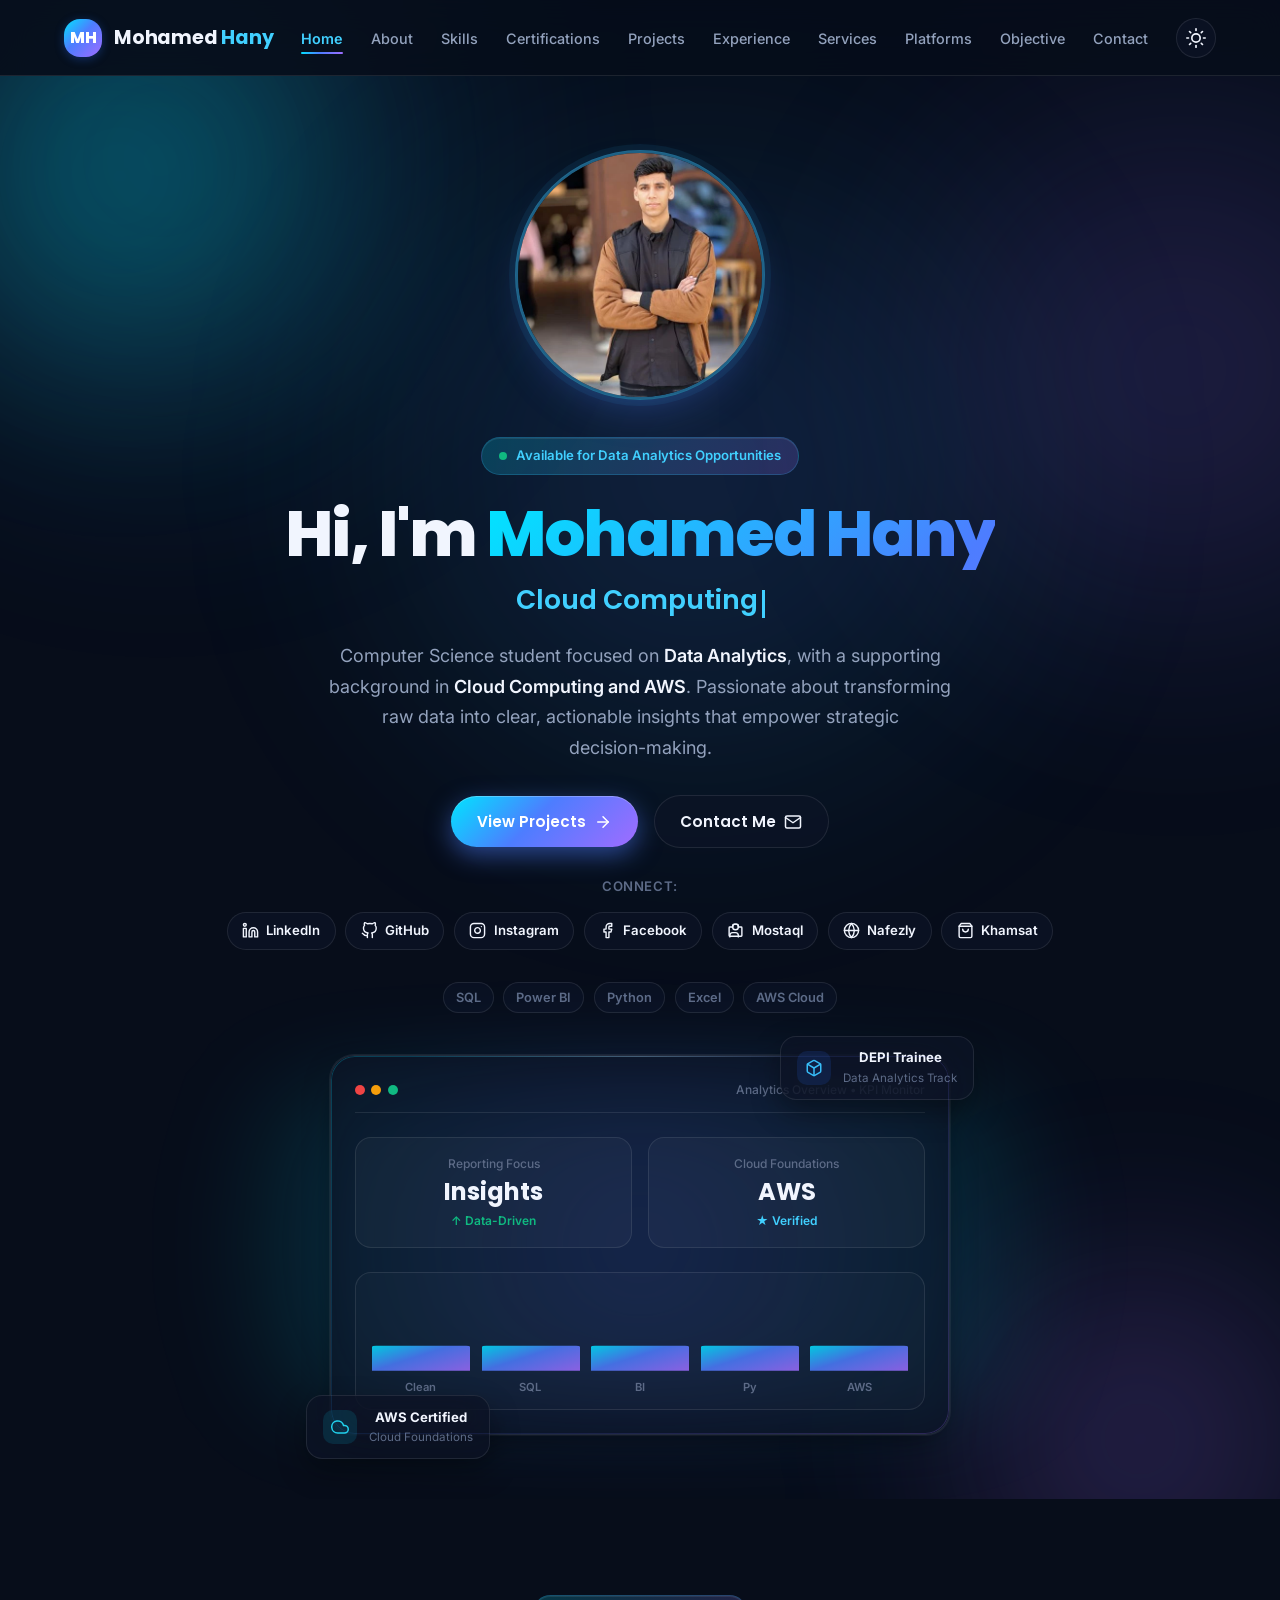
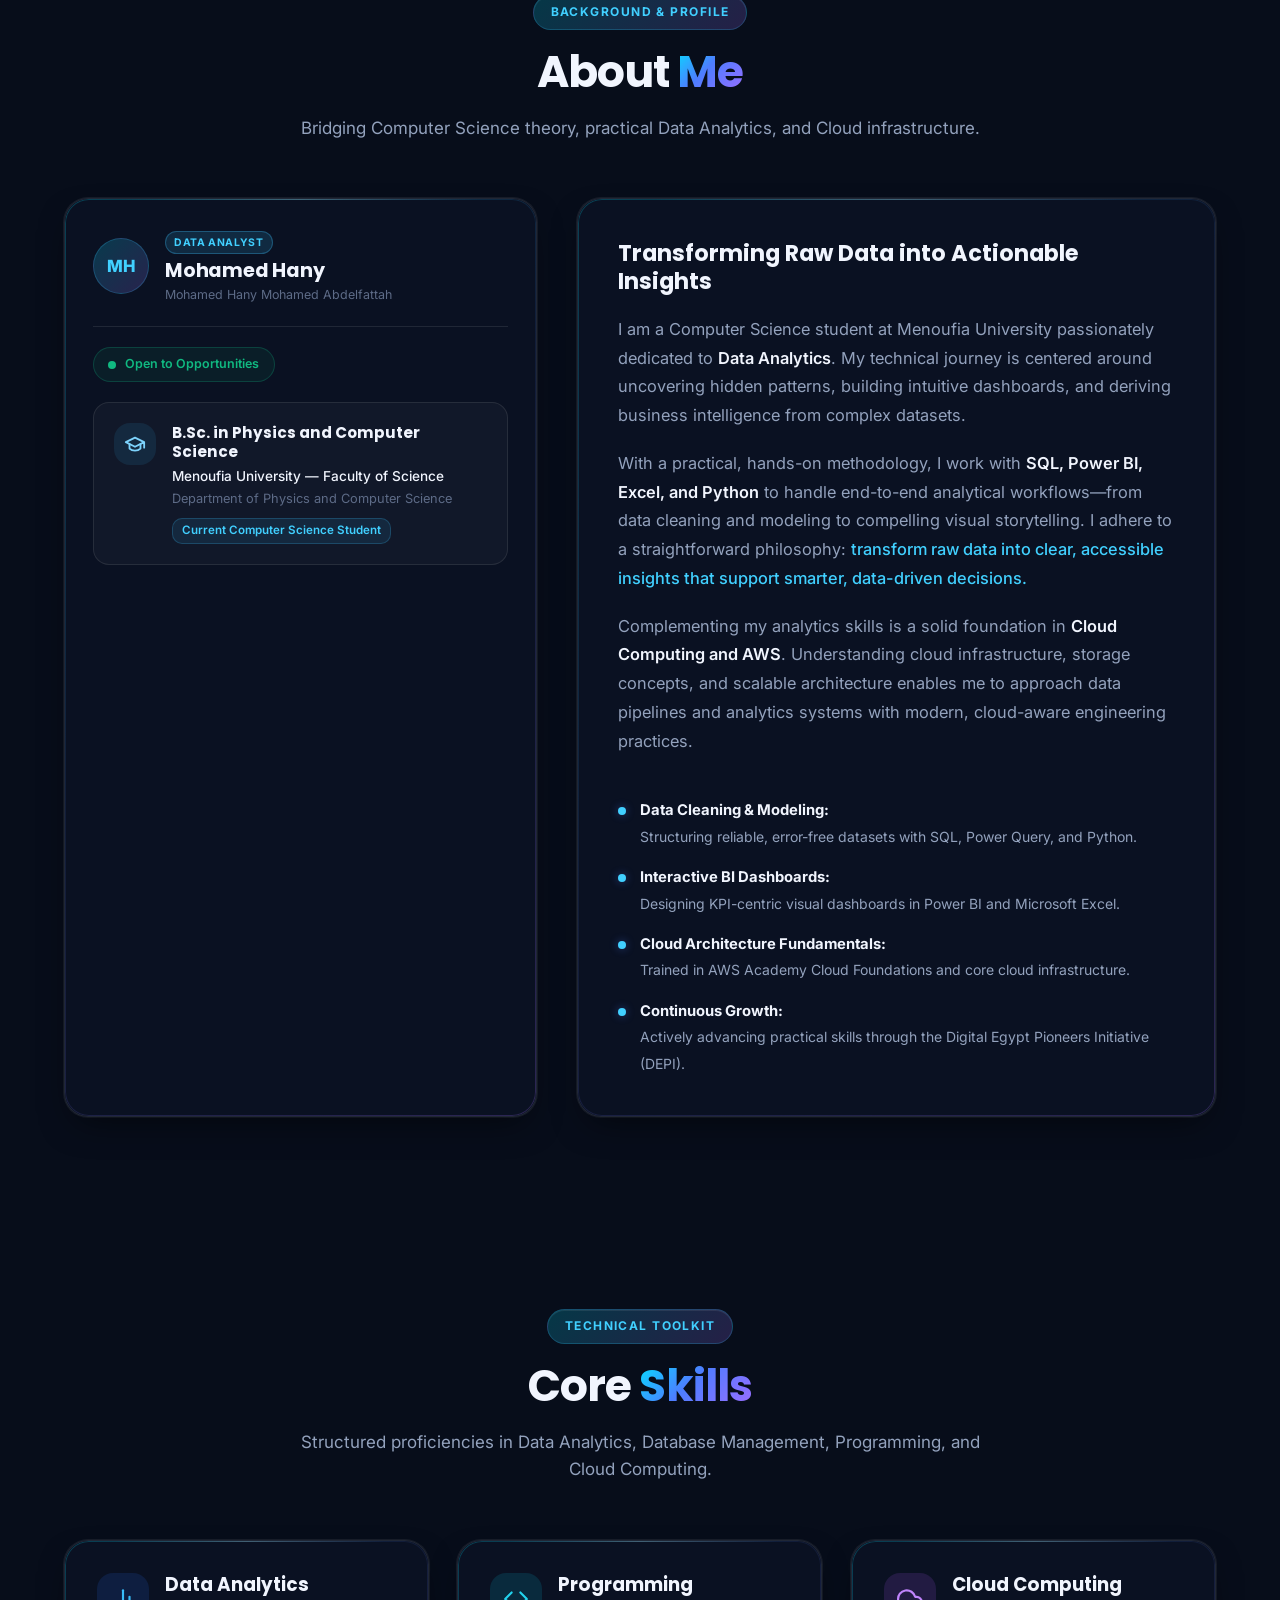
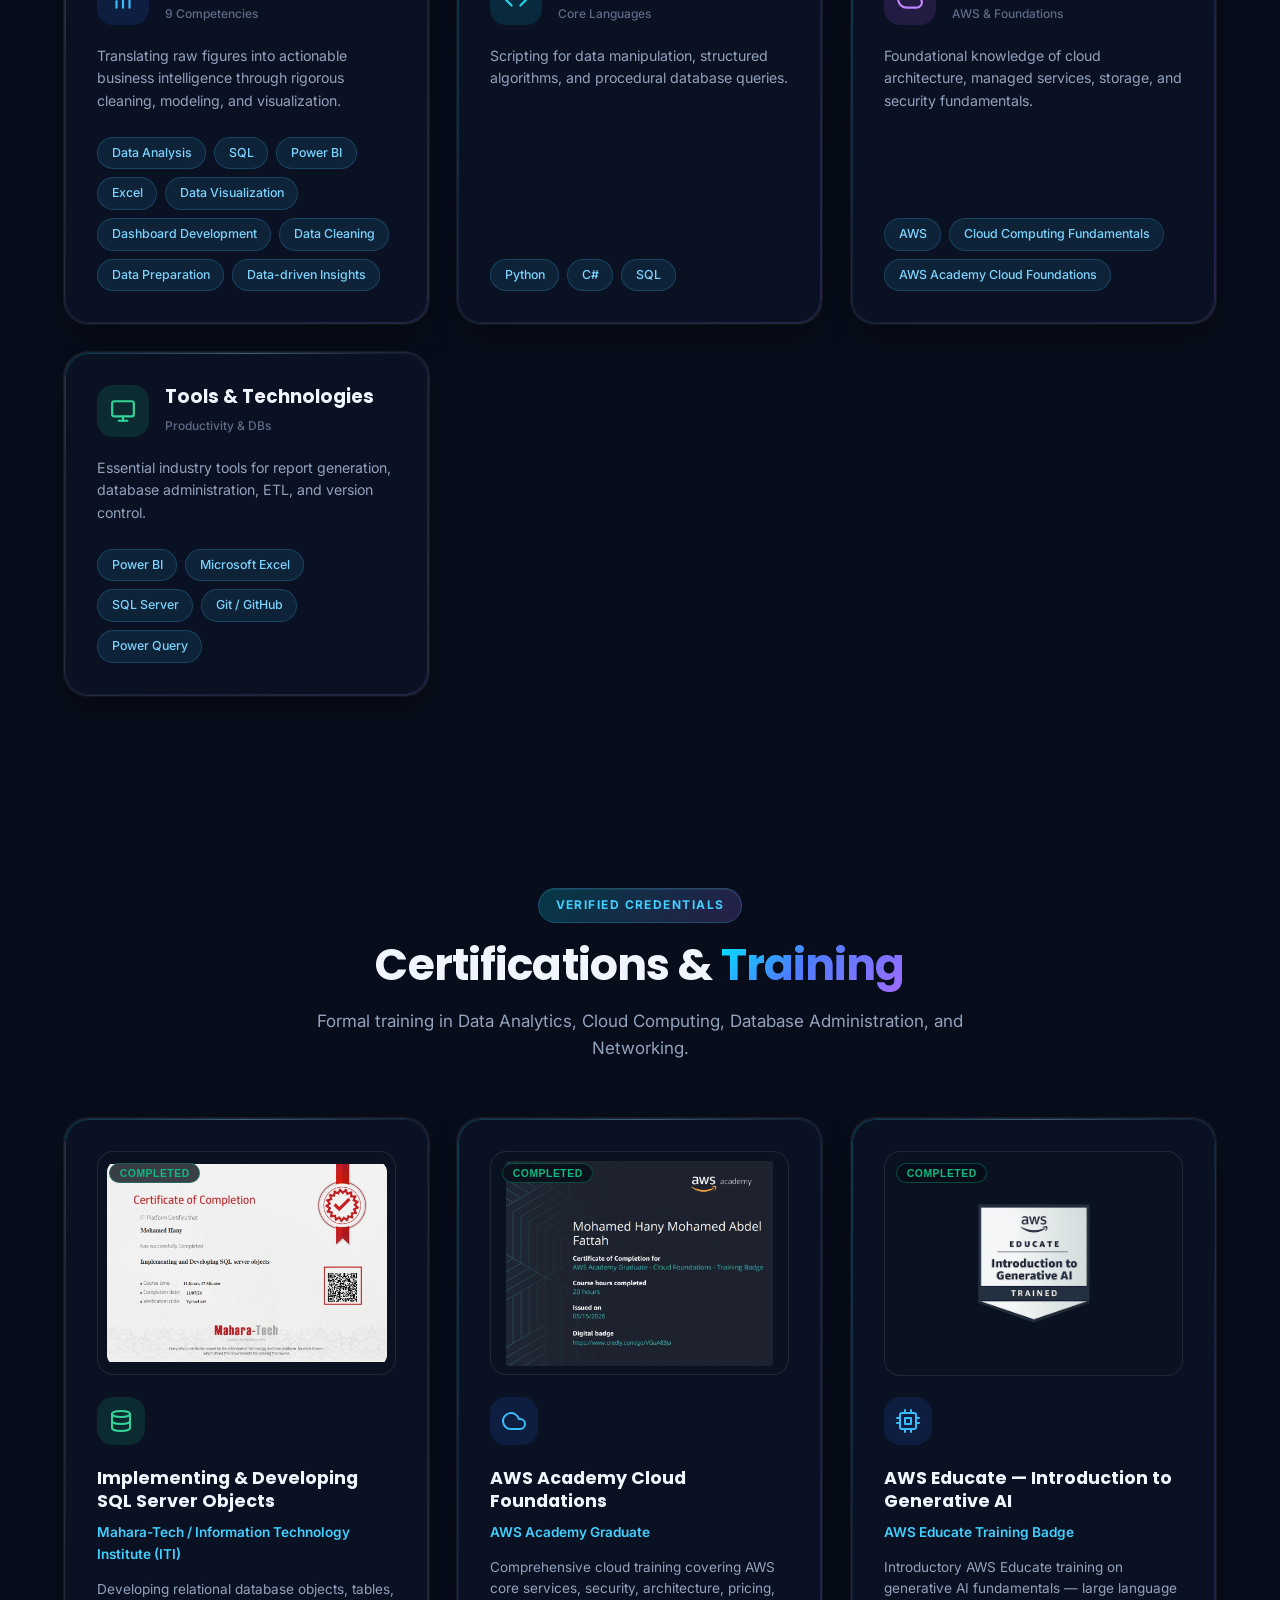
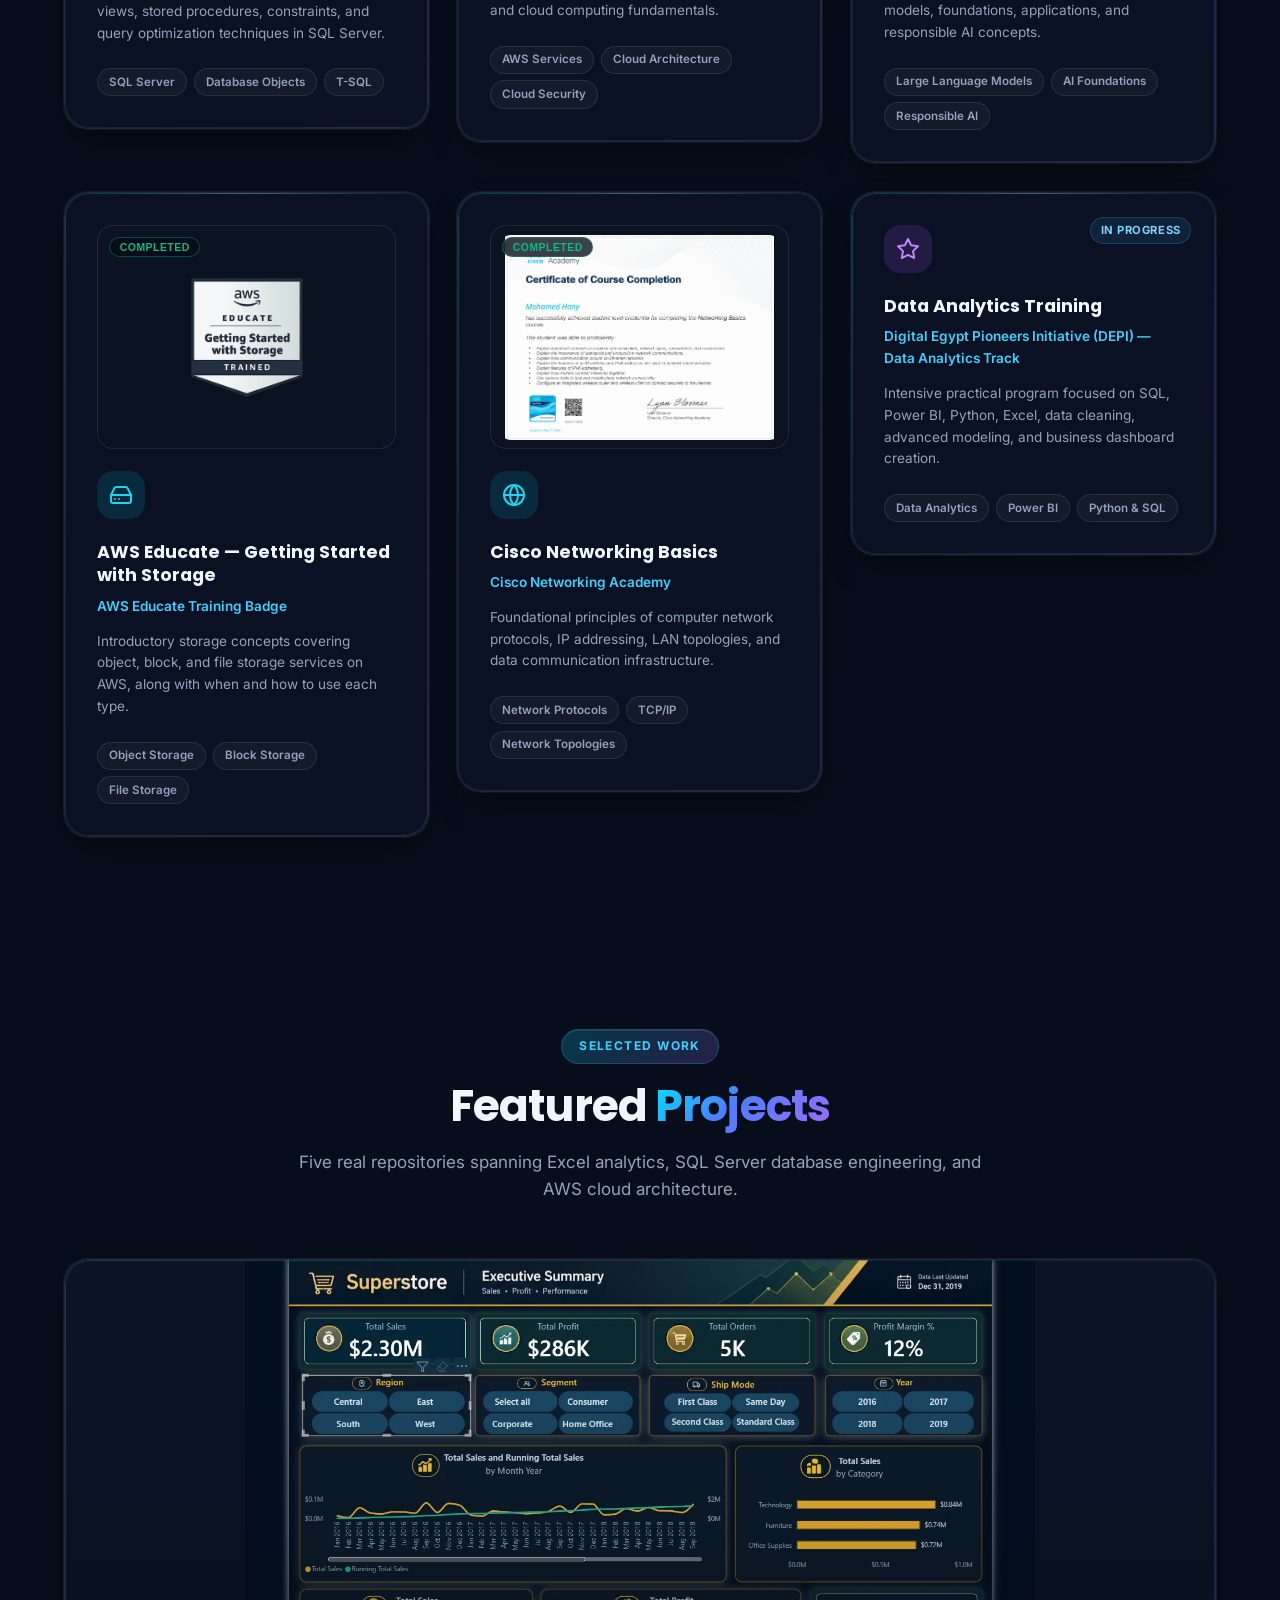
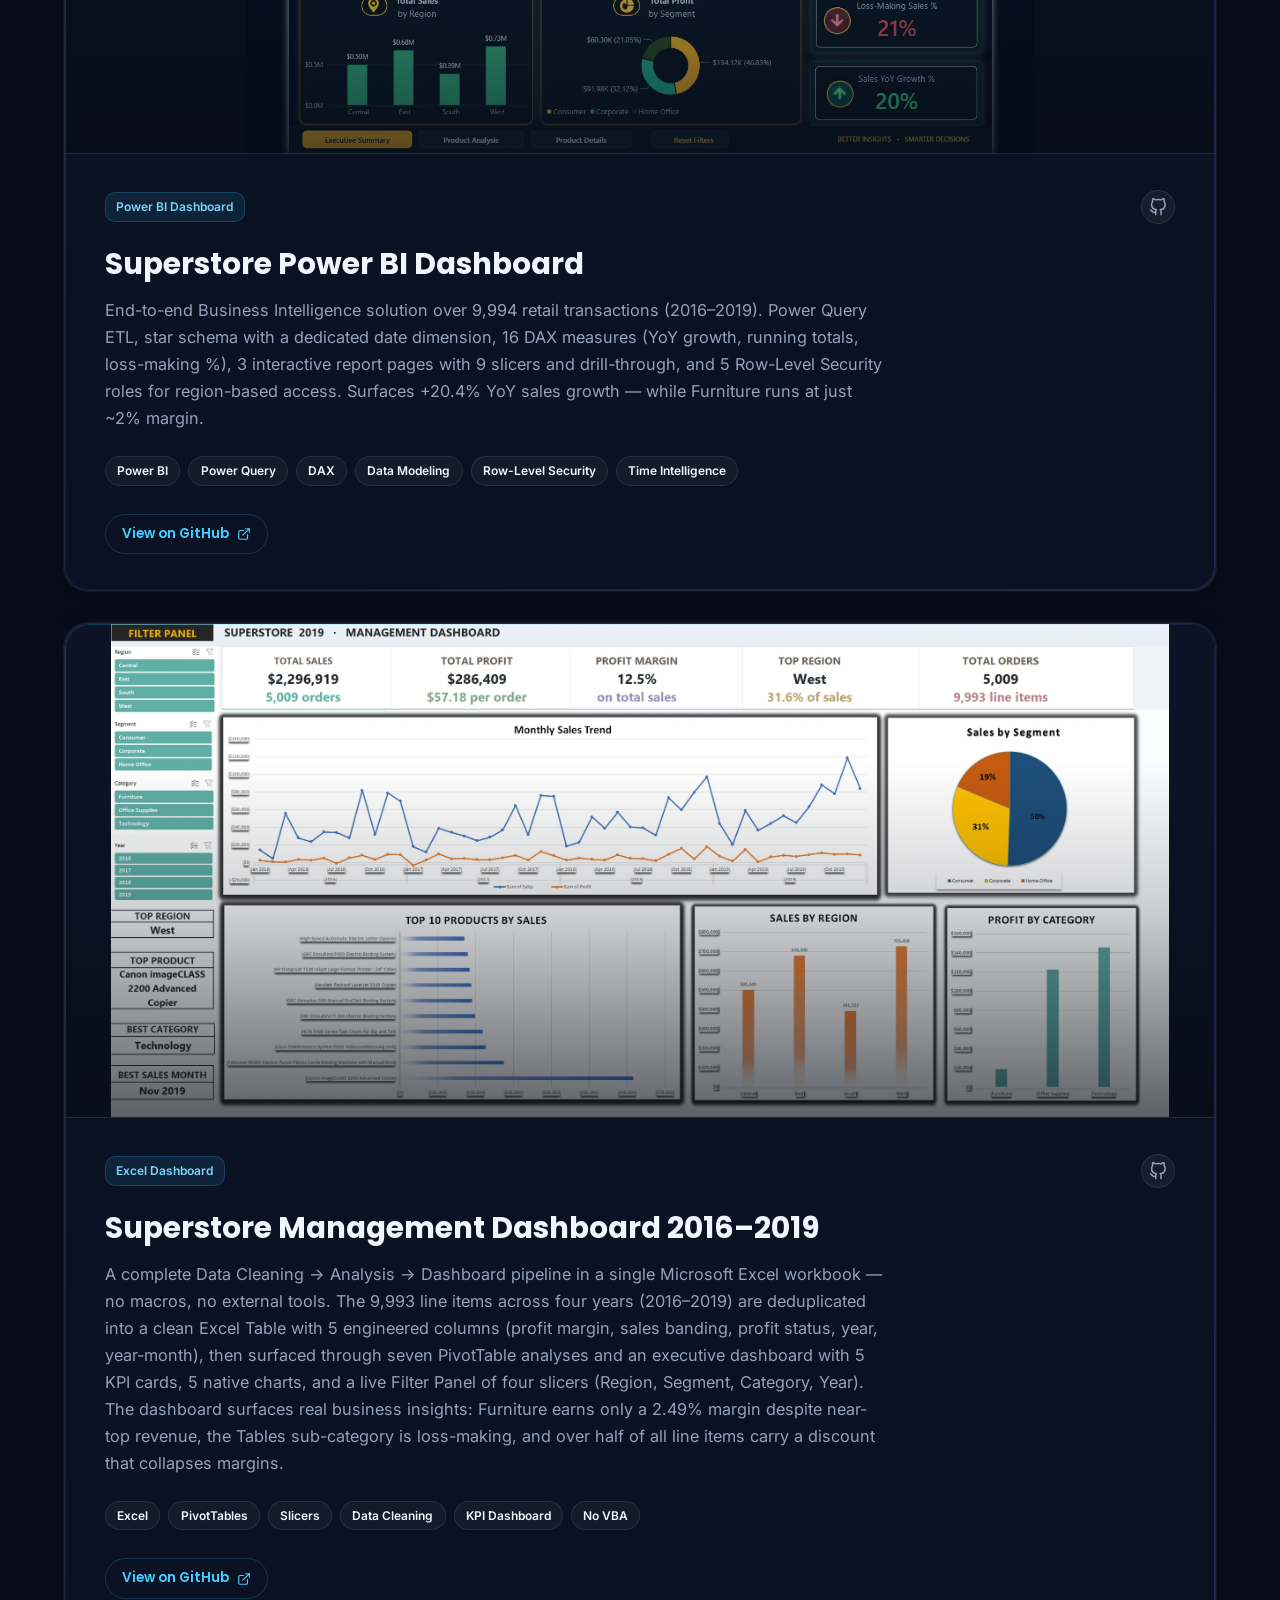
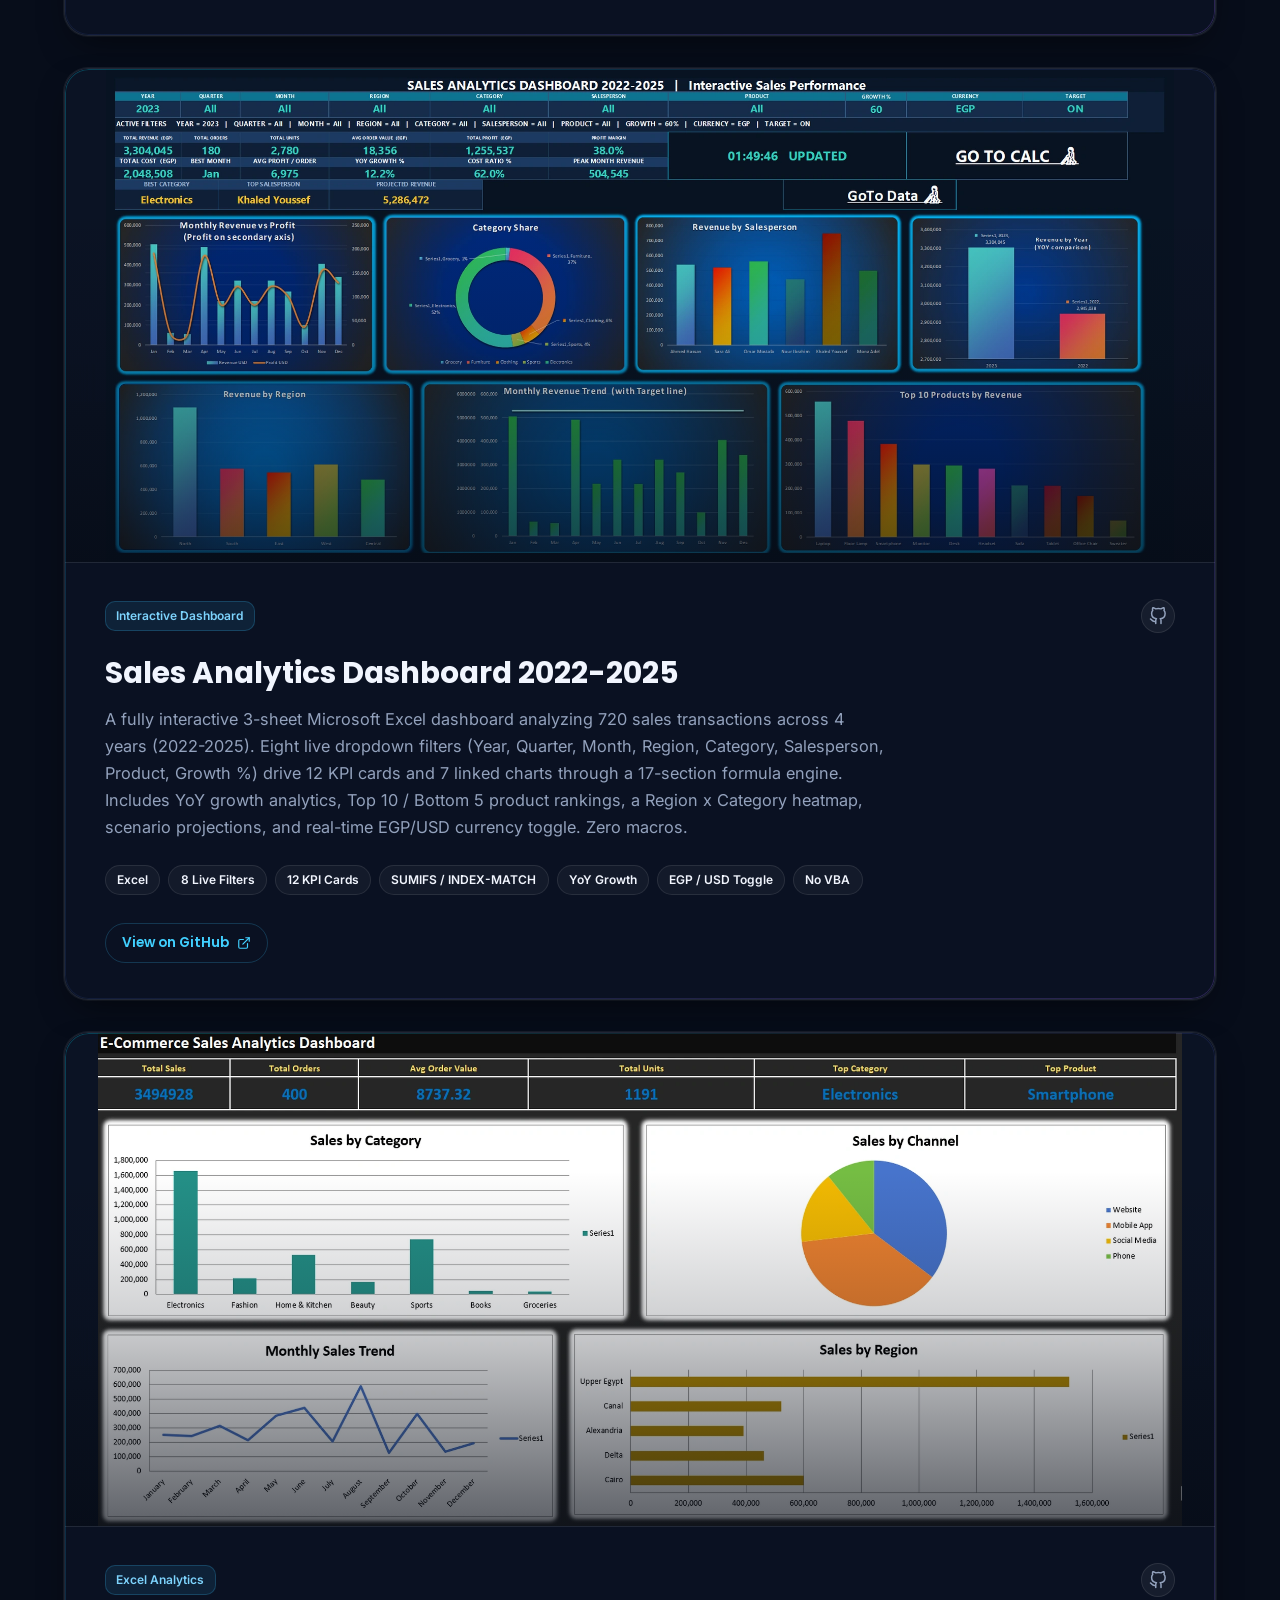
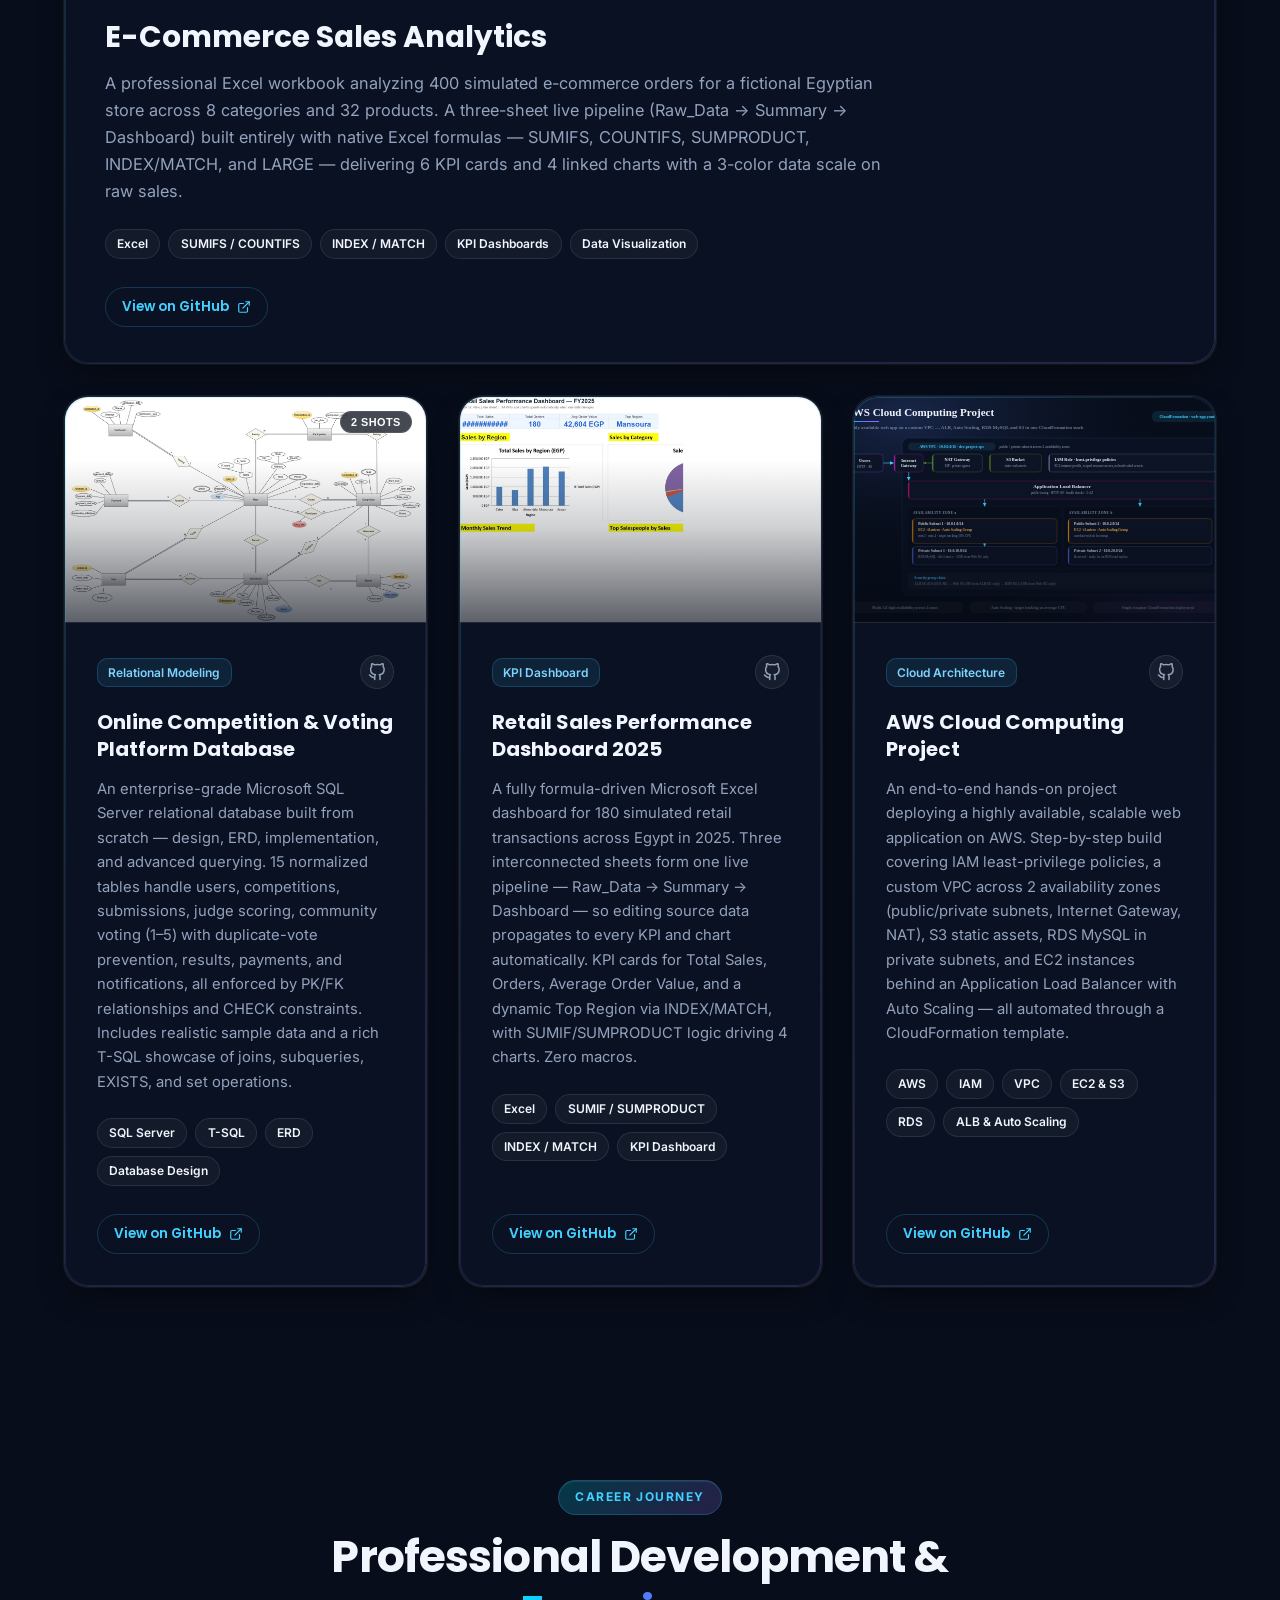
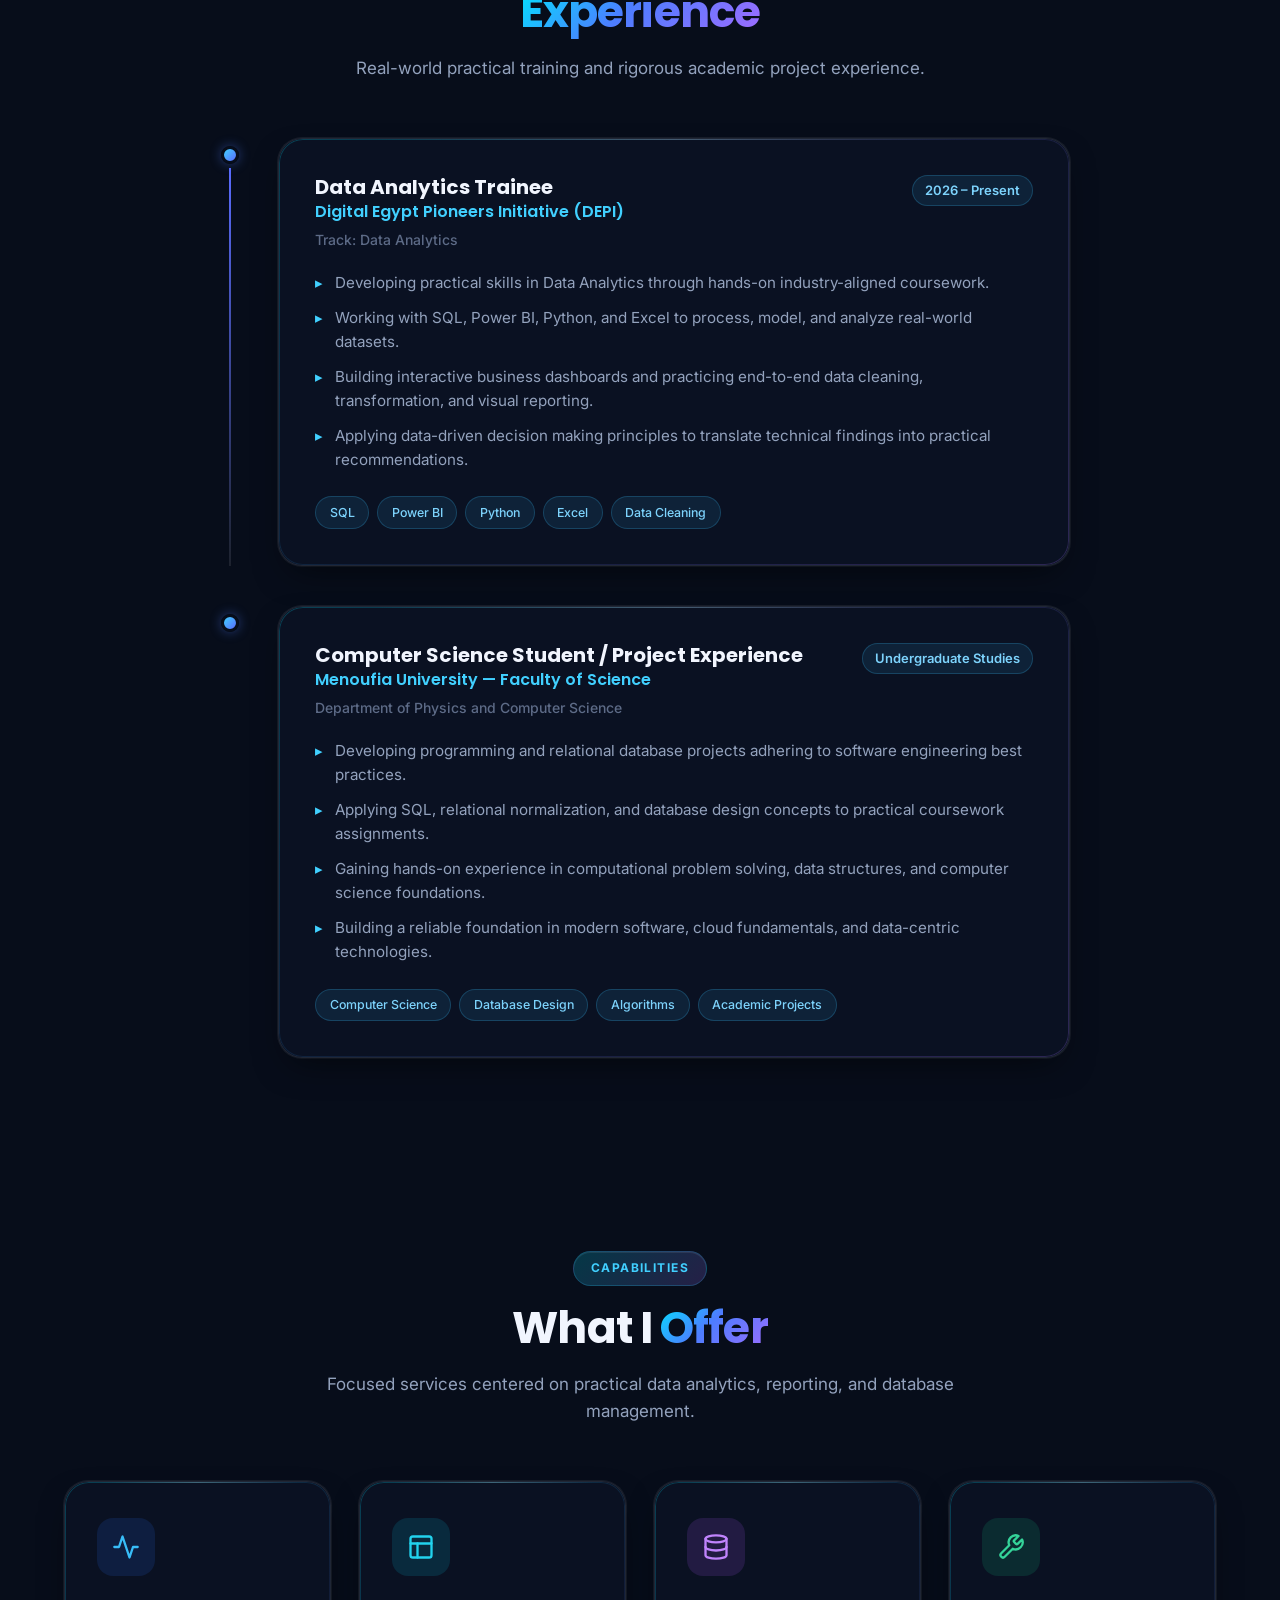
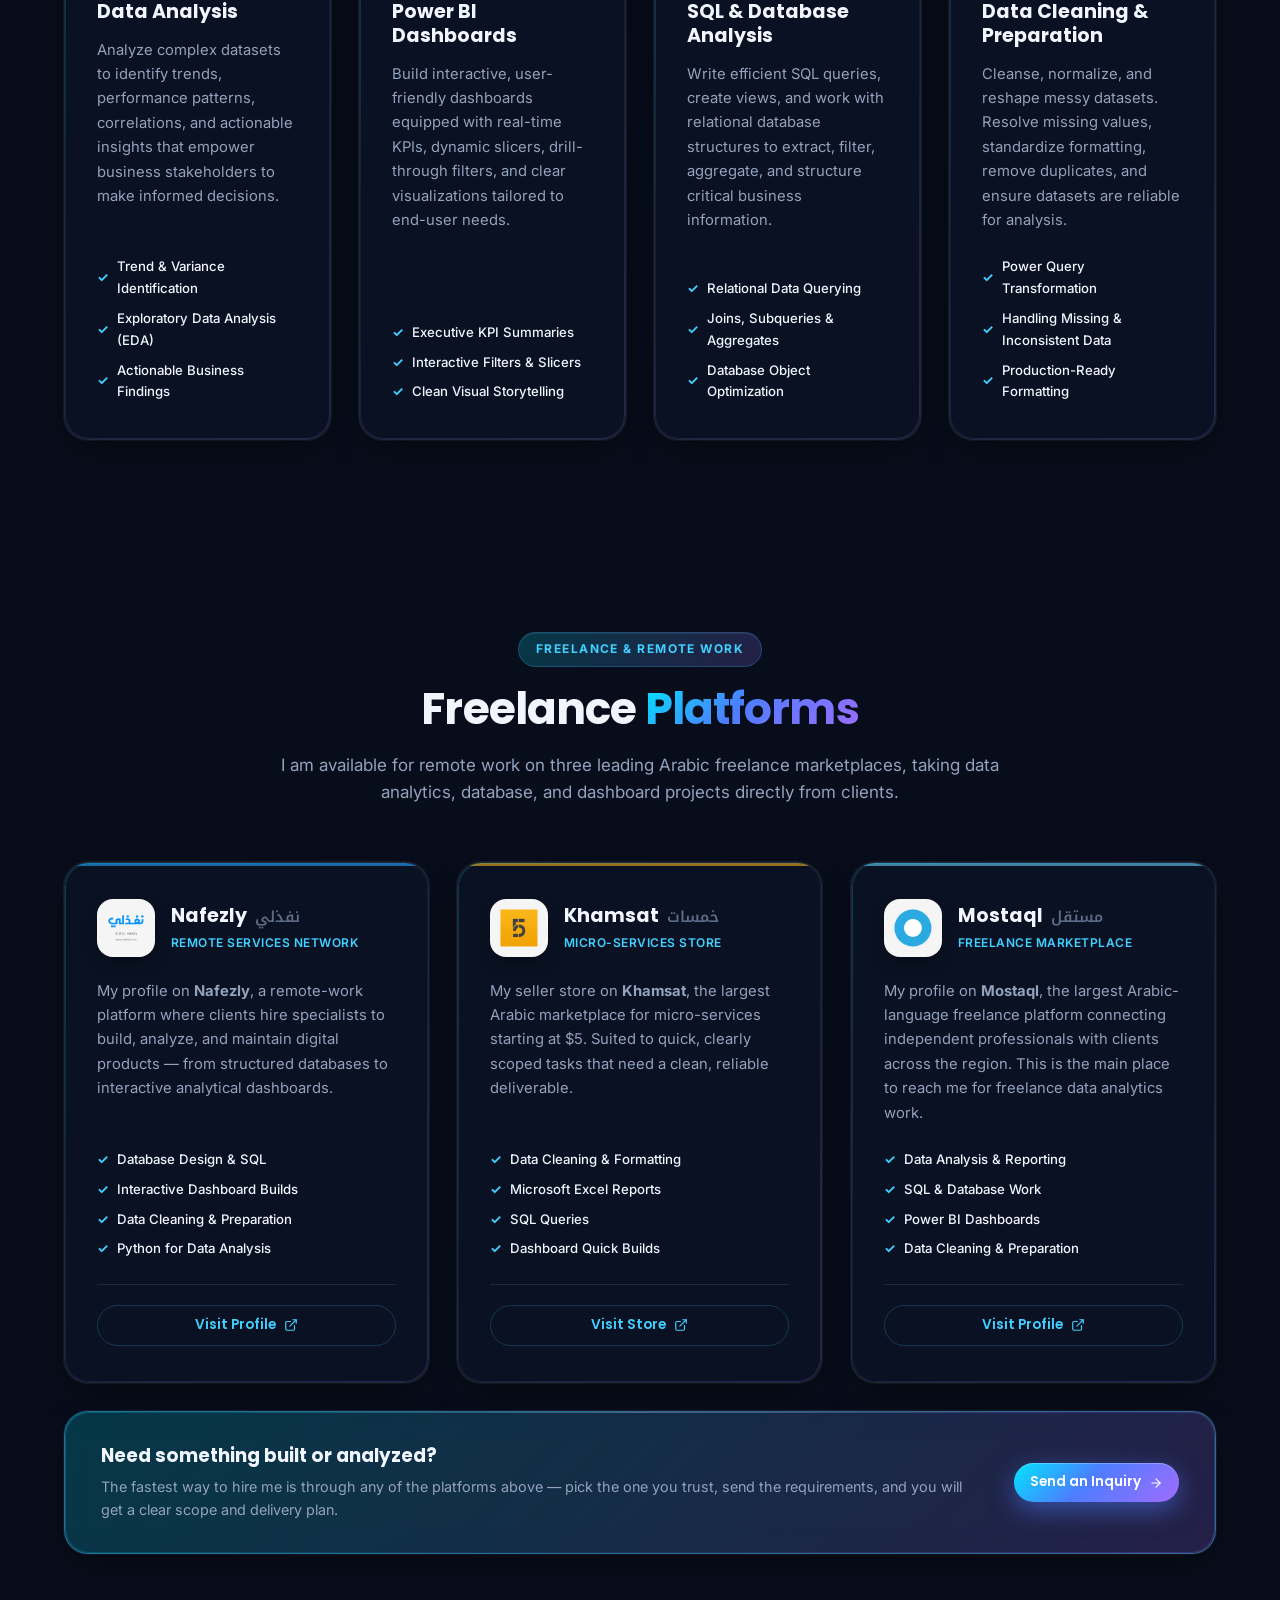
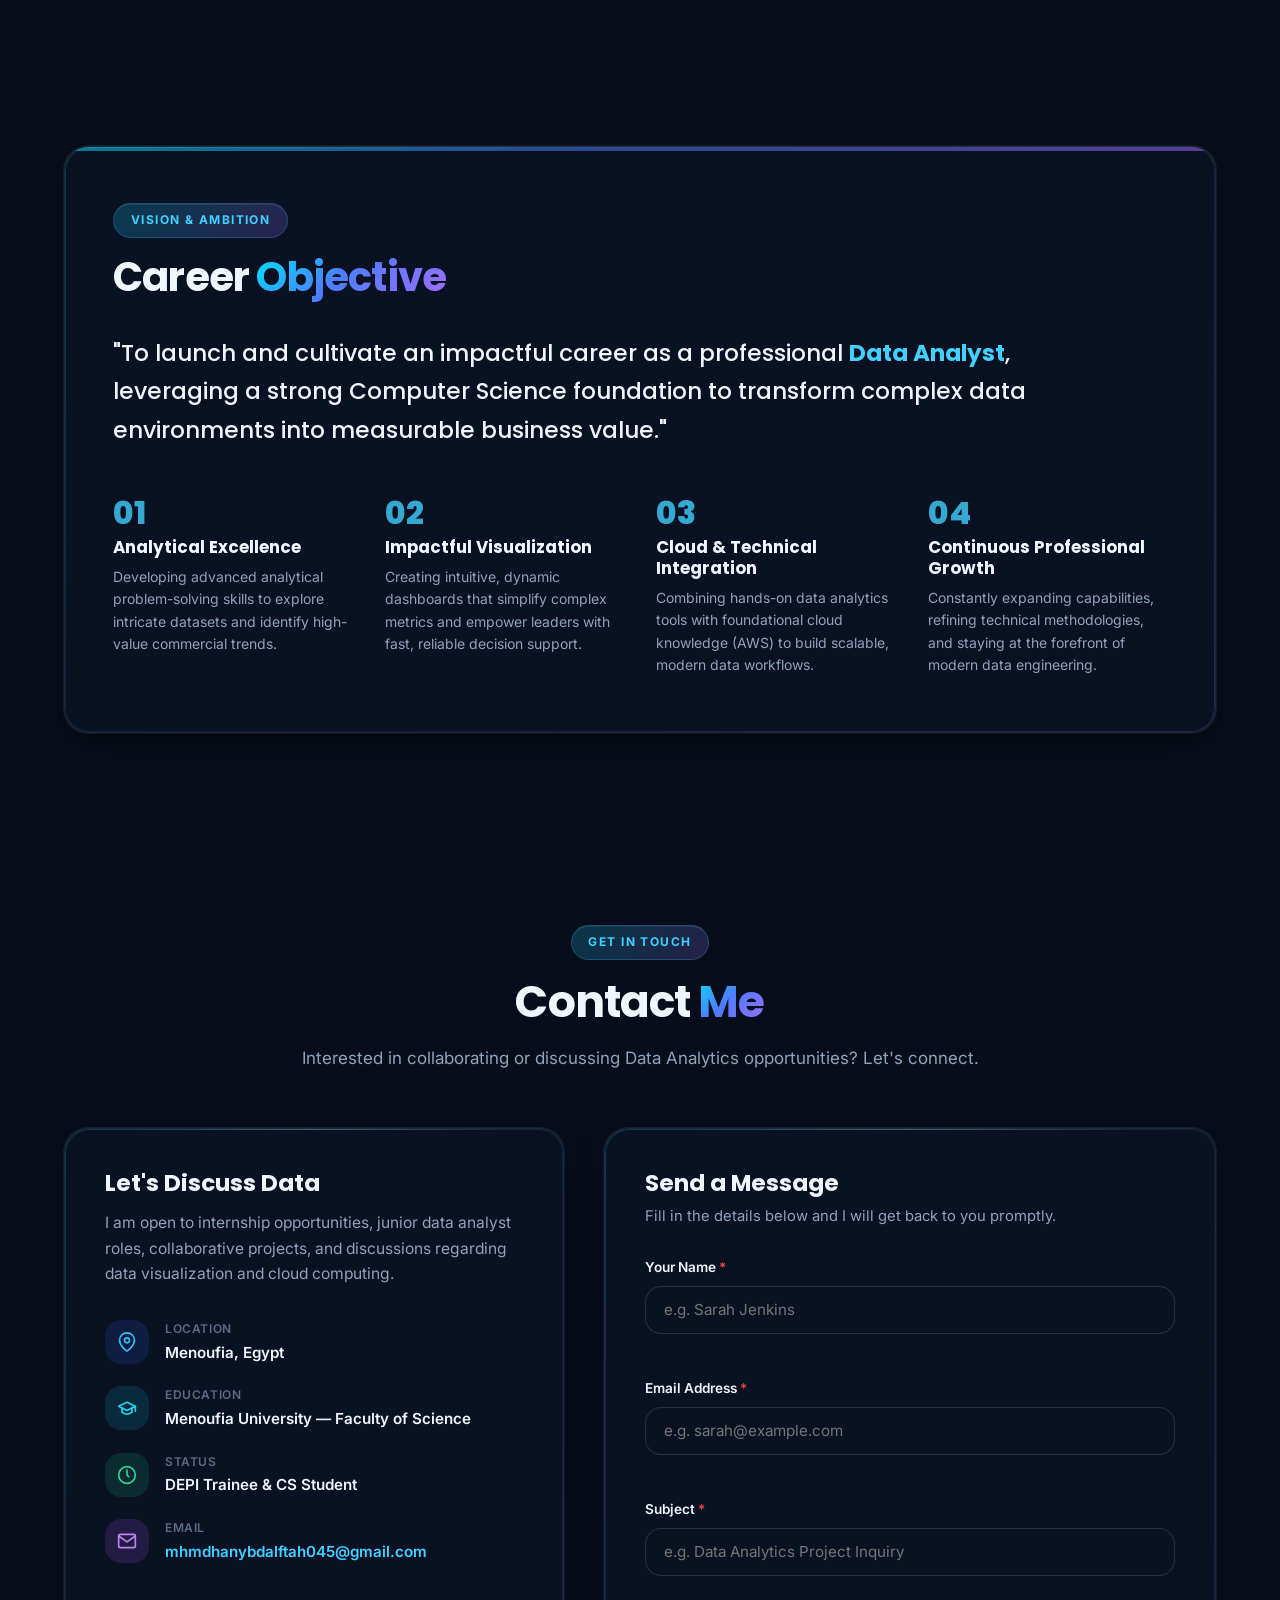
<file: index.html>
<!DOCTYPE html>
<html lang="en" data-theme="dark">
<head>
  <meta charset="UTF-8">
  <meta name="viewport" content="width=device-width, initial-scale=1.0">
  <meta name="description" content="Mohamed Hany - Data Analyst & Cloud Computing. Data Analytics, SQL, Power BI, Python, Excel, AWS Cloud, and freelance services on Mostaql, Nafezly &amp; Khamsat.">
  <meta name="keywords" content="Mohamed Hany, Data Analyst, Cloud Computing, AWS, Power BI, SQL, Python, Excel, Freelancer, Freelancing, Mostaql, Nafezly, Khamsat, Portfolio, Menoufia University, DEPI">
  <meta name="author" content="Mohamed Hany Mohamed Abdelfattah">
  <meta name="robots" content="index, follow">
  <meta name="theme-color" content="#0a0f1d">
  <title>Mohamed Hany | Data Analyst, Cloud &amp; Freelance Services</title>

  <!-- Canonical & SEO -->
  <link rel="canonical" href="https://mohamed-hany-abdelfattah.github.io/portfolio/">

  <!-- Favicon -->
  <link rel="icon" type="image/svg+xml" href="img/favicon.svg">

  <!-- Open Graph / Social Sharing -->
  <meta property="og:type" content="website">
  <meta property="og:url" content="https://mohamed-hany-abdelfattah.github.io/portfolio/">
  <meta property="og:title" content="Mohamed Hany | Data Analyst, Cloud &amp; Freelance Services">
  <meta property="og:description" content="Portfolio of Mohamed Hany — Data Analyst &amp; Cloud Computing. Data Analytics, SQL, Power BI, Python, Excel, AWS Cloud, and freelance services on Mostaql, Nafezly &amp; Khamsat.">
  <meta property="og:image" content="https://mohamed-hany-abdelfattah.github.io/portfolio/img/profile.jpg">
  <meta property="og:image:alt" content="Mohamed Hany - Data Analyst | Cloud Computing | Freelancer">
  <meta property="og:site_name" content="Mohamed Hany Portfolio">
  <meta property="og:locale" content="en_US">

  <!-- Twitter Card -->
  <meta name="twitter:card" content="summary_large_image">
  <meta name="twitter:title" content="Mohamed Hany | Data Analyst, Cloud &amp; Freelance Services">
  <meta name="twitter:description" content="Portfolio of Mohamed Hany — Data Analyst &amp; Cloud Computing. Data Analytics, SQL, Power BI, Python, Excel, AWS Cloud, and freelance services on Mostaql, Nafezly &amp; Khamsat.">
  <meta name="twitter:image" content="https://mohamed-hany-abdelfattah.github.io/portfolio/img/profile.jpg">

  <!-- Structured Data: Person profile for search engines -->
  <script type="application/ld+json">
  {
    "@context": "https://schema.org",
    "@type": "Person",
    "name": "Mohamed Hany Mohamed Abdelfattah",
    "alternateName": "Mohamed Hany",
    "url": "https://mohamed-hany-abdelfattah.github.io/portfolio/",
    "image": "https://mohamed-hany-abdelfattah.github.io/portfolio/img/profile.jpg",
    "email": "mailto:mhmdhanybdalftah045@gmail.com",
    "jobTitle": "Data Analyst",
    "description": "Data Analyst with a Computer Science background and AWS Cloud foundations, offering freelance data analytics, SQL, Power BI, and dashboard services.",
    "address": {
      "@type": "PostalAddress",
      "addressLocality": "Menoufia",
      "addressCountry": "EG"
    },
    "alumniOf": {
      "@type": "CollegeOrUniversity",
      "name": "Menoufia University - Faculty of Science"
    },
    "knowsAbout": [
      "Data Analysis",
      "SQL",
      "Power BI",
      "Microsoft Excel",
      "Python",
      "AWS Cloud Computing",
      "Data Cleaning",
      "Data Visualization"
    ],
    "sameAs": [
      "https://www.linkedin.com/in/mohamed-hany-abdelfattah",
      "https://github.com/Mohamed-Hany-Abdelfattah",
      "https://www.instagram.com/mohamed_hany1205",
      "https://www.facebook.com/mohamed.hany.351135",
      "https://mostaql.com/u/Mohamed_Hany05",
      "https://nafezly.com/u/Mohamed_Hany05",
      "https://khamsat.com/user/mohamedhanyadelefatt"
    ]
  }
  </script>
  
  <!-- Google Fonts: Inter & Poppins -->
  <link rel="preconnect" href="https://fonts.googleapis.com">
  <link rel="preconnect" href="https://fonts.gstatic.com" crossorigin>
  <link href="https://fonts.googleapis.com/css2?family=Inter:wght@300;400;500;600;700&family=Noto+Kufi+Arabic:wght@500;600;700&family=Poppins:wght@400;500;600;700;800&display=swap" rel="stylesheet">
  
  <!-- Main Stylesheet -->
  <link rel="stylesheet" href="css/style.css?v=5">
</head>
<body>
    <a class="skip-link" href="#mainContent">Skip to main content</a>

  <!-- Background Ambient Glows -->
  <div class="ambient-glow glow-top-left" aria-hidden="true"></div>
  <div class="ambient-glow glow-top-right" aria-hidden="true"></div>
  <div class="ambient-glow glow-center" aria-hidden="true"></div>

  <!-- Header & Navigation -->
  <header class="site-header" id="siteHeader">
    <div class="container nav-container">
      <a href="#home" class="brand-logo" aria-label="Mohamed Hany Portfolio Home">
        <span class="logo-badge">MH</span>
        <span class="logo-text">Mohamed <span class="accent-text">Hany</span></span>
      </a>

      <!-- Desktop Navigation -->
      <nav class="desktop-nav" aria-label="Primary Navigation">
        <ul class="nav-list">
          <li><a href="#home" class="nav-link active">Home</a></li>
          <li><a href="#about" class="nav-link">About</a></li>
          <li><a href="#skills" class="nav-link">Skills</a></li>
          <li><a href="#certifications" class="nav-link">Certifications</a></li>
          <li><a href="#projects" class="nav-link">Projects</a></li>
          <li><a href="#experience" class="nav-link">Experience</a></li>
          <li><a href="#services" class="nav-link">Services</a></li>
          <li><a href="#platforms" class="nav-link">Platforms</a></li>
          <li><a href="#objective" class="nav-link">Objective</a></li>
          <li><a href="#contact" class="nav-link">Contact</a></li>
        </ul>
      </nav>

      <!-- Theme Toggle & Mobile Trigger -->
      <div class="nav-actions">
        <button id="themeToggle" class="theme-toggle-btn" aria-label="Toggle dark and light theme" title="Toggle Theme">
          <!-- Sun Icon (shown in dark mode to switch to light) -->
          <svg class="theme-icon sun-icon" xmlns="http://www.w3.org/2000/svg" width="20" height="20" viewBox="0 0 24 24" fill="none" stroke="currentColor" stroke-width="2" stroke-linecap="round" stroke-linejoin="round" aria-hidden="true">
            <circle cx="12" cy="12" r="5"></circle>
            <line x1="12" y1="1" x2="12" y2="3"></line>
            <line x1="12" y1="21" x2="12" y2="23"></line>
            <line x1="4.22" y1="4.22" x2="5.64" y2="5.64"></line>
            <line x1="18.36" y1="18.36" x2="19.78" y2="19.78"></line>
            <line x1="1" y1="12" x2="3" y2="12"></line>
            <line x1="21" y1="12" x2="23" y2="12"></line>
            <line x1="4.22" y1="19.78" x2="5.64" y2="18.36"></line>
            <line x1="18.36" y1="5.64" x2="19.78" y2="4.22"></line>
          </svg>
          <!-- Moon Icon (shown in light mode to switch to dark) -->
          <svg class="theme-icon moon-icon" xmlns="http://www.w3.org/2000/svg" width="20" height="20" viewBox="0 0 24 24" fill="none" stroke="currentColor" stroke-width="2" stroke-linecap="round" stroke-linejoin="round" aria-hidden="true">
            <path d="M21 12.79A9 9 0 1 1 11.21 3 7 7 0 0 0 21 12.79z"></path>
          </svg>
        </button>

        <button id="mobileMenuBtn" class="mobile-menu-btn" aria-label="Toggle navigation menu" aria-expanded="false" aria-controls="mobileDrawer">
          <span class="hamburger-bar"></span>
          <span class="hamburger-bar"></span>
          <span class="hamburger-bar"></span>
        </button>
      </div>
    </div>

    <!-- Mobile Navigation Drawer -->
    <div id="mobileDrawer" class="mobile-drawer" aria-hidden="true">
      <nav class="mobile-nav" aria-label="Mobile Navigation">
        <ul class="mobile-nav-list">
          <li><a href="#home" class="mobile-nav-link">Home</a></li>
          <li><a href="#about" class="mobile-nav-link">About</a></li>
          <li><a href="#skills" class="mobile-nav-link">Skills</a></li>
          <li><a href="#certifications" class="mobile-nav-link">Certifications</a></li>
          <li><a href="#projects" class="mobile-nav-link">Projects</a></li>
          <li><a href="#experience" class="mobile-nav-link">Experience</a></li>
          <li><a href="#services" class="mobile-nav-link">Services</a></li>
          <li><a href="#platforms" class="mobile-nav-link">Platforms</a></li>
          <li><a href="#objective" class="mobile-nav-link">Objective</a></li>
          <li><a href="#contact" class="mobile-nav-link">Contact</a></li>
        </ul>
      </nav>
    </div>
  </header>

  <main id="mainContent">
    <!-- HERO SECTION -->
    <section id="home" class="hero-section">
      <div class="hero-aurora" aria-hidden="true"></div>
      <div class="container hero-container">
        <div class="hero-portrait reveal">
          <div class="hero-portrait-frame">
            <picture>
              <source srcset="img/profile.webp" type="image/webp">
              <img src="img/profile.jpg" width="512" height="512" decoding="async"
                 alt="Mohamed Hany — Data Analyst and Cloud Computing student"
                 class="hero-portrait-img">
            </picture>
          </div>
          <span class="hero-portrait-halo" aria-hidden="true"></span>
        </div>

        <div class="hero-content reveal">
          <div class="hero-badge">
            <span class="pulse-dot" aria-hidden="true"></span>
            <span>Available for Data Analytics Opportunities</span>
          </div>
          
          <h1 class="hero-title">
            Hi, I'm <span class="gradient-text">Mohamed Hany</span>
          </h1>
          
          <p class="hero-role"><span class="typed-role" id="typedRole"></span></p>
          
          <p class="hero-description">
            Computer Science student focused on <strong>Data Analytics</strong>, with a supporting background in <strong>Cloud Computing and AWS</strong>. Passionate about transforming raw data into clear, actionable insights that empower strategic decision-making.
          </p>

          <div class="hero-cta-group">
            <a href="#projects" class="btn btn-primary">
              <span>View Projects</span>
              <svg xmlns="http://www.w3.org/2000/svg" width="18" height="18" viewBox="0 0 24 24" fill="none" stroke="currentColor" stroke-width="2" stroke-linecap="round" stroke-linejoin="round" aria-hidden="true">
                <line x1="5" y1="12" x2="19" y2="12"></line>
                <polyline points="12 5 19 12 12 19"></polyline>
              </svg>
            </a>
            <a href="#contact" class="btn btn-secondary">
              <span>Contact Me</span>
              <svg xmlns="http://www.w3.org/2000/svg" width="18" height="18" viewBox="0 0 24 24" fill="none" stroke="currentColor" stroke-width="2" stroke-linecap="round" stroke-linejoin="round" aria-hidden="true">
                <path d="M4 4h16c1.1 0 2 .9 2 2v12c0 1.1-.9 2-2 2H4c-1.1 0-2-.9-2-2V6c0-1.1.9-2 2-2z"></path>
                <polyline points="22,6 12,13 2,6"></polyline>
              </svg>
            </a>
          </div>

          <div class="hero-social-bar">
            <span class="hero-social-title">Connect:</span>
            <div class="hero-social-links">
              <a href="https://www.linkedin.com/in/mohamed-hany-abdelfattah" target="_blank" rel="noopener noreferrer" class="hero-social-btn" aria-label="LinkedIn Profile" title="LinkedIn">
                <svg xmlns="http://www.w3.org/2000/svg" width="17" height="17" viewBox="0 0 24 24" fill="none" stroke="currentColor" stroke-width="2" stroke-linecap="round" stroke-linejoin="round" aria-hidden="true">
                  <path d="M16 8a6 6 0 0 1 6 6v7h-4v-7a2 2 0 0 0-2-2 2 2 0 0 0-2 2v7h-4v-7a6 6 0 0 1 6-6z"></path>
                  <rect x="2" y="9" width="4" height="12"></rect>
                  <circle cx="4" cy="4" r="2"></circle>
                </svg>
                <span>LinkedIn</span>
              </a>
              <a href="https://github.com/Mohamed-Hany-Abdelfattah" target="_blank" rel="noopener noreferrer" class="hero-social-btn" aria-label="GitHub Profile" title="GitHub">
                <svg xmlns="http://www.w3.org/2000/svg" width="17" height="17" viewBox="0 0 24 24" fill="none" stroke="currentColor" stroke-width="2" stroke-linecap="round" stroke-linejoin="round" aria-hidden="true">
                  <path d="M9 19c-5 1.5-5-2.5-7-3m14 6v-3.87a3.37 3.37 0 0 0-.94-2.61c3.14-.35 6.44-1.54 6.44-7A5.44 5.44 0 0 0 20 4.77 5.07 5.07 0 0 0 19.91 1S18.73.65 16 2.48a13.38 13.38 0 0 0-7 0C6.27.65 5.09 1 5.09 1A5.07 5.07 0 0 0 5 4.77a5.44 5.44 0 0 0-1.5 3.78c0 5.42 3.3 6.61 6.44 7A3.37 3.37 0 0 0 9 18.13V22"></path>
                </svg>
                <span>GitHub</span>
              </a>
              <a href="https://www.instagram.com/mohamed_hany1205" target="_blank" rel="noopener noreferrer" class="hero-social-btn" aria-label="Instagram Profile" title="Instagram">
                <svg xmlns="http://www.w3.org/2000/svg" width="17" height="17" viewBox="0 0 24 24" fill="none" stroke="currentColor" stroke-width="2" stroke-linecap="round" stroke-linejoin="round" aria-hidden="true">
                  <rect x="2" y="2" width="20" height="20" rx="5" ry="5"></rect>
                  <path d="M16 11.37A4 4 0 1 1 12.63 8 4 4 0 0 1 16 11.37z"></path>
                  <line x1="17.5" y1="6.5" x2="17.51" y2="6.5"></line>
                </svg>
                <span>Instagram</span>
              </a>
              <a href="https://www.facebook.com/mohamed.hany.351135" target="_blank" rel="noopener noreferrer" class="hero-social-btn" aria-label="Facebook Profile" title="Facebook">
                <svg xmlns="http://www.w3.org/2000/svg" width="17" height="17" viewBox="0 0 24 24" fill="none" stroke="currentColor" stroke-width="2" stroke-linecap="round" stroke-linejoin="round" aria-hidden="true">
                  <path d="M18 2h-3a5 5 0 0 0-5 5v3H7v4h3v8h4v-8h3l1-4h-4V7a1 1 0 0 1 1-1h3z"></path>
                </svg>
                <span>Facebook</span>
              </a>
              <a href="https://mostaql.com/u/Mohamed_Hany05" target="_blank" rel="noopener noreferrer" class="hero-social-btn" aria-label="Mostaql Freelance Profile" title="Mostaql">
                <svg xmlns="http://www.w3.org/2000/svg" width="17" height="17" viewBox="0 0 24 24" fill="none" stroke="currentColor" stroke-width="2" stroke-linecap="round" stroke-linejoin="round" aria-hidden="true">
                  <path d="M20 7h-4V5a2 2 0 0 0-2-2h-4a2 2 0 0 0-2 2v2H4a1 1 0 0 0-1 1v11a1 1 0 0 0 1 1h16a1 1 0 0 0 1-1V8a1 1 0 0 0-1-1z"></path>
                  <path d="M16 21v-2a4 4 0 0 0-4-4h-4a4 4 0 0 0-4 4v2"></path>
                  <circle cx="12" cy="7" r="4"></circle>
                </svg>
                <span>Mostaql</span>
              </a>
              <a href="https://nafezly.com/u/Mohamed_Hany05" target="_blank" rel="noopener noreferrer" class="hero-social-btn" aria-label="Nafezly Freelance Profile" title="Nafezly">
                <svg xmlns="http://www.w3.org/2000/svg" width="17" height="17" viewBox="0 0 24 24" fill="none" stroke="currentColor" stroke-width="2" stroke-linecap="round" stroke-linejoin="round" aria-hidden="true">
                  <circle cx="12" cy="12" r="10"></circle>
                  <path d="M2 12h20"></path>
                  <path d="M12 2a15.3 15.3 0 0 1 4 10 15.3 15.3 0 0 1-4 10 15.3 15.3 0 0 1-4-10 15.3 15.3 0 0 1 4-10z"></path>
                </svg>
                <span>Nafezly</span>
              </a>
              <a href="https://khamsat.com/user/mohamedhanyadelefatt" target="_blank" rel="noopener noreferrer" class="hero-social-btn" aria-label="Khamsat Seller Profile" title="Khamsat">
                <svg xmlns="http://www.w3.org/2000/svg" width="17" height="17" viewBox="0 0 24 24" fill="none" stroke="currentColor" stroke-width="2" stroke-linecap="round" stroke-linejoin="round" aria-hidden="true">
                  <path d="M6 2 3 6v14a2 2 0 0 0 2 2h14a2 2 0 0 0 2-2V6l-3-4z"></path>
                  <line x1="3" y1="6" x2="21" y2="6"></line>
                  <path d="M16 10a4 4 0 0 1-8 0"></path>
                </svg>
                <span>Khamsat</span>
              </a>
            </div>
          </div>

          <div class="hero-quick-tags">
            <span class="quick-tag">SQL</span>
            <span class="quick-tag">Power BI</span>
            <span class="quick-tag">Python</span>
            <span class="quick-tag">Excel</span>
            <span class="quick-tag">AWS Cloud</span>
          </div>
        </div>

        <!-- Hero Visual / Dashboard Preview Card -->
        <div class="hero-visual reveal">
          <div class="glass-card hero-dashboard-card">
            <div class="card-header-bar">
              <span class="window-dot red"></span>
              <span class="window-dot yellow"></span>
              <span class="window-dot green"></span>
              <span class="card-caption">Analytics Overview • KPI Monitor</span>
            </div>
            
            <div class="dashboard-kpis">
              <div class="kpi-mini-card">
                <span class="kpi-label">Reporting Focus</span>
                <span class="kpi-value">Insights</span>
                <span class="kpi-trend positive">↑ Data-Driven</span>
              </div>
              <div class="kpi-mini-card">
                <span class="kpi-label">Cloud Foundations</span>
                <span class="kpi-value">AWS</span>
                <span class="kpi-trend neutral">★ Verified</span>
              </div>
            </div>

            <!-- Visual Bar Chart Representation -->
            <div class="chart-preview-box">
              <div class="chart-bars">
                <div class="bar-col"><span class="bar-fill"></span><span class="bar-name">Clean</span></div>
                <div class="bar-col"><span class="bar-fill"></span><span class="bar-name">SQL</span></div>
                <div class="bar-col"><span class="bar-fill"></span><span class="bar-name">BI</span></div>
                <div class="bar-col"><span class="bar-fill"></span><span class="bar-name">Py</span></div>
                <div class="bar-col"><span class="bar-fill"></span><span class="bar-name">AWS</span></div>
              </div>
            </div>

            <!-- Floating Badge Overlay -->
            <div class="floating-badge badge-top">
              <div class="badge-icon-wrap blue">
                <svg xmlns="http://www.w3.org/2000/svg" width="18" height="18" viewBox="0 0 24 24" fill="none" stroke="currentColor" stroke-width="2" stroke-linecap="round" stroke-linejoin="round" aria-hidden="true">
                  <path d="M21 16V8a2 2 0 0 0-1-1.73l-7-4a2 2 0 0 0-2 0l-7 4A2 2 0 0 0 3 8v8a2 2 0 0 0 1 1.73l7 4a2 2 0 0 0 2 0l7-4A2 2 0 0 0 21 16z"></path>
                  <polyline points="3.27 6.96 12 12.01 20.73 6.96"></polyline>
                  <line x1="12" y1="22.08" x2="12" y2="12"></line>
                </svg>
              </div>
              <div class="badge-text">
                <strong>DEPI Trainee</strong>
                <span>Data Analytics Track</span>
              </div>
            </div>

            <div class="floating-badge badge-bottom">
              <div class="badge-icon-wrap cyan">
                <svg xmlns="http://www.w3.org/2000/svg" width="18" height="18" viewBox="0 0 24 24" fill="none" stroke="currentColor" stroke-width="2" stroke-linecap="round" stroke-linejoin="round" aria-hidden="true">
                  <path d="M18 10h-1.26A8 8 0 1 0 9 20h9a5 5 0 0 0 0-10z"></path>
                </svg>
              </div>
              <div class="badge-text">
                <strong>AWS Certified</strong>
                <span>Cloud Foundations</span>
              </div>
            </div>
          </div>
        </div>
      </div>
    </section>

    <!-- ABOUT ME SECTION -->
    <section id="about" class="section about-section">
      <div class="container">
        <div class="section-header reveal">
          <span class="section-badge">Background & Profile</span>
          <h2 class="section-title">About <span class="gradient-text">Me</span></h2>
          <p class="section-subtitle">Bridging Computer Science theory, practical Data Analytics, and Cloud infrastructure.</p>
        </div>

        <div class="about-grid">
          <!-- Education & Identity Card -->
          <div class="about-photo-wrapper reveal">
            <div class="glass-card portrait-showcase-card">
              <div class="identity-head">
                <div class="identity-avatar" aria-hidden="true">MH</div>
                <div class="identity-text">
                  <span class="portrait-badge">Data Analyst</span>
                  <h3 class="portrait-name">Mohamed Hany</h3>
                  <p class="portrait-full-name">Mohamed Hany Mohamed Abdelfattah</p>
                </div>
              </div>

              <div class="portrait-floating-tag">
                <span class="pulse-dot" aria-hidden="true"></span>
                <span>Open to Opportunities</span>
              </div>

              <!-- Education Box -->
              <div class="education-highlight">
                <div class="edu-icon">
                  <svg xmlns="http://www.w3.org/2000/svg" width="22" height="22" viewBox="0 0 24 24" fill="none" stroke="currentColor" stroke-width="2" stroke-linecap="round" stroke-linejoin="round" aria-hidden="true">
                    <path d="M22 10v6M2 10l10-5 10 5-10 5z"></path>
                    <path d="M6 12v5c3 3 9 3 12 0v-5"></path>
                  </svg>
                </div>
                <div class="edu-details">
                  <h4>B.Sc. in Physics and Computer Science</h4>
                  <p class="edu-institution">Menoufia University — Faculty of Science</p>
                  <p class="edu-dept">Department of Physics and Computer Science</p>
                  <span class="edu-status">Current Computer Science Student</span>
                </div>
              </div>
            </div>
          </div>

          <!-- About Details & Philosophy -->
          <div class="about-info reveal">
            <div class="glass-card about-card">
              <h3 class="about-heading">Transforming Raw Data into Actionable Insights</h3>
              
              <p class="about-text">
                I am a Computer Science student at Menoufia University passionately dedicated to <strong>Data Analytics</strong>. My technical journey is centered around uncovering hidden patterns, building intuitive dashboards, and deriving business intelligence from complex datasets.
              </p>

              <p class="about-text">
                With a practical, hands-on methodology, I work with <strong>SQL, Power BI, Excel, and Python</strong> to handle end-to-end analytical workflows—from data cleaning and modeling to compelling visual storytelling. I adhere to a straightforward philosophy: <em>transform raw data into clear, accessible insights that support smarter, data-driven decisions.</em>
              </p>

              <p class="about-text">
                Complementing my analytics skills is a solid foundation in <strong>Cloud Computing and AWS</strong>. Understanding cloud infrastructure, storage concepts, and scalable architecture enables me to approach data pipelines and analytics systems with modern, cloud-aware engineering practices.
              </p>

              <!-- Quick Highlights List -->
              <div class="about-highlights-grid">
                <div class="highlight-item">
                  <div class="hl-bullet"></div>
                  <div>
                    <strong>Data Cleaning & Modeling:</strong>
                    <span>Structuring reliable, error-free datasets with SQL, Power Query, and Python.</span>
                  </div>
                </div>

                <div class="highlight-item">
                  <div class="hl-bullet"></div>
                  <div>
                    <strong>Interactive BI Dashboards:</strong>
                    <span>Designing KPI-centric visual dashboards in Power BI and Microsoft Excel.</span>
                  </div>
                </div>

                <div class="highlight-item">
                  <div class="hl-bullet"></div>
                  <div>
                    <strong>Cloud Architecture Fundamentals:</strong>
                    <span>Trained in AWS Academy Cloud Foundations and core cloud infrastructure.</span>
                  </div>
                </div>

                <div class="highlight-item">
                  <div class="hl-bullet"></div>
                  <div>
                    <strong>Continuous Growth:</strong>
                    <span>Actively advancing practical skills through the Digital Egypt Pioneers Initiative (DEPI).</span>
                  </div>
                </div>
              </div>
            </div>
          </div>
        </div>
      </div>
    </section>

    <!-- SKILLS SECTION -->
    <section id="skills" class="section skills-section">
      <div class="container">
        <div class="section-header reveal">
          <span class="section-badge">Technical Toolkit</span>
          <h2 class="section-title">Core <span class="gradient-text">Skills</span></h2>
          <p class="section-subtitle">Structured proficiencies in Data Analytics, Database Management, Programming, and Cloud Computing.</p>
        </div>

        <div class="skills-grid">
          <!-- Card 1: Data Analytics -->
          <div class="glass-card skill-card reveal">
            <div class="skill-card-top">
              <div class="skill-icon-box blue">
                <svg xmlns="http://www.w3.org/2000/svg" width="26" height="26" viewBox="0 0 24 24" fill="none" stroke="currentColor" stroke-width="2" stroke-linecap="round" stroke-linejoin="round" aria-hidden="true">
                  <line x1="18" y1="20" x2="18" y2="10"></line>
                  <line x1="12" y1="20" x2="12" y2="4"></line>
                  <line x1="6" y1="20" x2="6" y2="14"></line>
                </svg>
              </div>
              <div class="skill-card-header">
                <h3>Data Analytics</h3>
                <span class="skill-count">9 Competencies</span>
              </div>
            </div>
            <p class="skill-desc">Translating raw figures into actionable business intelligence through rigorous cleaning, modeling, and visualization.</p>
            <div class="skill-tags">
              <span class="tag">Data Analysis</span>
              <span class="tag">SQL</span>
              <span class="tag">Power BI</span>
              <span class="tag">Excel</span>
              <span class="tag">Data Visualization</span>
              <span class="tag">Dashboard Development</span>
              <span class="tag">Data Cleaning</span>
              <span class="tag">Data Preparation</span>
              <span class="tag">Data-driven Insights</span>
            </div>
          </div>

          <!-- Card 2: Programming -->
          <div class="glass-card skill-card reveal">
            <div class="skill-card-top">
              <div class="skill-icon-box cyan">
                <svg xmlns="http://www.w3.org/2000/svg" width="26" height="26" viewBox="0 0 24 24" fill="none" stroke="currentColor" stroke-width="2" stroke-linecap="round" stroke-linejoin="round" aria-hidden="true">
                  <polyline points="16 18 22 12 16 6"></polyline>
                  <polyline points="8 6 2 12 8 18"></polyline>
                </svg>
              </div>
              <div class="skill-card-header">
                <h3>Programming</h3>
                <span class="skill-count">Core Languages</span>
              </div>
            </div>
            <p class="skill-desc">Scripting for data manipulation, structured algorithms, and procedural database queries.</p>
            <div class="skill-tags">
              <span class="tag">Python</span>
              <span class="tag">C#</span>
              <span class="tag">SQL</span>
            </div>
          </div>

          <!-- Card 3: Cloud Computing -->
          <div class="glass-card skill-card reveal">
            <div class="skill-card-top">
              <div class="skill-icon-box purple">
                <svg xmlns="http://www.w3.org/2000/svg" width="26" height="26" viewBox="0 0 24 24" fill="none" stroke="currentColor" stroke-width="2" stroke-linecap="round" stroke-linejoin="round" aria-hidden="true">
                  <path d="M18 10h-1.26A8 8 0 1 0 9 20h9a5 5 0 0 0 0-10z"></path>
                </svg>
              </div>
              <div class="skill-card-header">
                <h3>Cloud Computing</h3>
                <span class="skill-count">AWS & Foundations</span>
              </div>
            </div>
            <p class="skill-desc">Foundational knowledge of cloud architecture, managed services, storage, and security fundamentals.</p>
            <div class="skill-tags">
              <span class="tag">AWS</span>
              <span class="tag">Cloud Computing Fundamentals</span>
              <span class="tag">AWS Academy Cloud Foundations</span>
            </div>
          </div>

          <!-- Card 4: Tools & Technologies -->
          <div class="glass-card skill-card reveal">
            <div class="skill-card-top">
              <div class="skill-icon-box emerald">
                <svg xmlns="http://www.w3.org/2000/svg" width="26" height="26" viewBox="0 0 24 24" fill="none" stroke="currentColor" stroke-width="2" stroke-linecap="round" stroke-linejoin="round" aria-hidden="true">
                  <rect x="2" y="3" width="20" height="14" rx="2" ry="2"></rect>
                  <line x1="8" y1="21" x2="16" y2="21"></line>
                  <line x1="12" y1="17" x2="12" y2="21"></line>
                </svg>
              </div>
              <div class="skill-card-header">
                <h3>Tools & Technologies</h3>
                <span class="skill-count">Productivity & DBs</span>
              </div>
            </div>
            <p class="skill-desc">Essential industry tools for report generation, database administration, ETL, and version control.</p>
            <div class="skill-tags">
              <span class="tag">Power BI</span>
              <span class="tag">Microsoft Excel</span>
              <span class="tag">SQL Server</span>
              <span class="tag">Git / GitHub</span>
              <span class="tag">Power Query</span>
            </div>
          </div>
        </div>

        
      </div>
    </section>

    <!-- CERTIFICATIONS & TRAINING SECTION -->
    <section id="certifications" class="section certs-section">
      <div class="container">
        <div class="section-header reveal">
          <span class="section-badge">Verified Credentials</span>
          <h2 class="section-title">Certifications & <span class="gradient-text">Training</span></h2>
          <p class="section-subtitle">Formal training in Data Analytics, Cloud Computing, Database Administration, and Networking.</p>
        </div>

        <div class="certs-grid">
          <!-- Cert 1: SQL Server Objects -->
          <div class="glass-card cert-card reveal">
            <button class="cert-media" type="button" data-cert-img="img/cert-sql.png"
                    aria-label="Preview certificate: Implementing &amp; Developing SQL Server Objects">
              <picture>
                <source srcset="img/cert-sql.webp" type="image/webp">
                <img class="cert-media-img" src="img/cert-sql.png" alt="Implementing &amp; Developing SQL Server Objects certificate" loading="lazy" decoding="async" width="1038" height="733">
              </picture>
              <span class="cert-media-badge">Completed</span>
              <span class="cert-media-cta" aria-hidden="true"><svg xmlns="http://www.w3.org/2000/svg" width="15" height="15" viewBox="0 0 24 24" fill="none" stroke="currentColor" stroke-width="2" stroke-linecap="round" stroke-linejoin="round" aria-hidden="true"><rect x="2" y="7" width="20" height="14" rx="2"></rect><path d="M16 21V5a2 2 0 0 0-2-2h-4a2 2 0 0 0-2 2v16"></path></svg><span>View Certificate</span></span>
            </button>

            <div class="cert-icon-wrapper emerald">
              <svg xmlns="http://www.w3.org/2000/svg" width="24" height="24" viewBox="0 0 24 24" fill="none" stroke="currentColor" stroke-width="2" stroke-linecap="round" stroke-linejoin="round" aria-hidden="true">
                <ellipse cx="12" cy="5" rx="9" ry="3"></ellipse>
                <path d="M21 12c0 1.66-4 3-9 3s-9-1.34-9-3"></path>
                <path d="M3 5v14c0 1.66 4 3 9 3s9-1.34 9-3V5"></path>
              </svg>
            </div>
            <h3 class="cert-title"><a class="cert-verify-link" data-cert-img="img/cert-sql.png" href="https://maharatech.gov.eg/mod/customcert/verify_certificate.php?code=YpilucUai3" target="_blank" rel="noopener">Implementing & Developing SQL Server Objects</a></h3>
            <p class="cert-issuer">Mahara-Tech / Information Technology Institute (ITI)</p>
            <p class="cert-desc">Developing relational database objects, tables, views, stored procedures, constraints, and query optimization techniques in SQL Server.</p>
            <div class="cert-skills">
              <span>SQL Server</span>
              <span>Database Objects</span>
              <span>T-SQL</span>
            </div>
          </div>

          <!-- Cert 2: AWS Academy -->
          <div class="glass-card cert-card reveal">
            <button class="cert-media" type="button" data-cert-img="img/cert-aws.png"
                    aria-label="Preview certificate: AWS Academy Cloud Foundations">
              <picture>
                <source srcset="img/cert-aws.webp" type="image/webp">
                <img class="cert-media-img" src="img/cert-aws.png" alt="AWS Academy Cloud Foundations certificate" loading="lazy" decoding="async" width="852" height="653">
              </picture>
              <span class="cert-media-badge">Completed</span>
              <span class="cert-media-cta" aria-hidden="true"><svg xmlns="http://www.w3.org/2000/svg" width="15" height="15" viewBox="0 0 24 24" fill="none" stroke="currentColor" stroke-width="2" stroke-linecap="round" stroke-linejoin="round" aria-hidden="true"><rect x="2" y="7" width="20" height="14" rx="2"></rect><path d="M16 21V5a2 2 0 0 0-2-2h-4a2 2 0 0 0-2 2v16"></path></svg><span>View Certificate</span></span>
            </button>

            <div class="cert-icon-wrapper blue">
              <svg xmlns="http://www.w3.org/2000/svg" width="24" height="24" viewBox="0 0 24 24" fill="none" stroke="currentColor" stroke-width="2" stroke-linecap="round" stroke-linejoin="round" aria-hidden="true">
                <path d="M18 10h-1.26A8 8 0 1 0 9 20h9a5 5 0 0 0 0-10z"></path>
              </svg>
            </div>
            <h3 class="cert-title"><a class="cert-verify-link" data-cert-img="img/cert-aws.png" href="https://www.credly.com/badges/ca221c21-5acd-48e1-8d85-abfe03274d16/public_url" target="_blank" rel="noopener">AWS Academy Cloud Foundations</a></h3>
            <p class="cert-issuer">AWS Academy Graduate</p>
            <p class="cert-desc">Comprehensive cloud training covering AWS core services, security, architecture, pricing, and cloud computing fundamentals.</p>
            <div class="cert-skills">
              <span>AWS Services</span>
              <span>Cloud Architecture</span>
              <span>Cloud Security</span>
            </div>
          </div>

          <!-- Cert 3: AWS Educate Generative AI -->
          <div class="glass-card cert-card reveal">
            <button class="cert-media" type="button" data-cert-img="img/cert-aws-genai.png"
                    aria-label="Preview certificate: AWS Educate — Introduction to Generative AI">
              <picture>
                <source srcset="img/cert-aws-genai.webp" type="image/webp">
                <img class="cert-media-img" src="img/cert-aws-genai.png" alt="AWS Educate — Introduction to Generative AI certificate" loading="lazy" decoding="async" width="672" height="352">
              </picture>
              <span class="cert-media-badge">Completed</span>
              <span class="cert-media-cta" aria-hidden="true"><svg xmlns="http://www.w3.org/2000/svg" width="15" height="15" viewBox="0 0 24 24" fill="none" stroke="currentColor" stroke-width="2" stroke-linecap="round" stroke-linejoin="round" aria-hidden="true"><rect x="2" y="7" width="20" height="14" rx="2"></rect><path d="M16 21V5a2 2 0 0 0-2-2h-4a2 2 0 0 0-2 2v16"></path></svg><span>View Certificate</span></span>
            </button>

            <div class="cert-icon-wrapper blue">
              <svg xmlns="http://www.w3.org/2000/svg" width="24" height="24" viewBox="0 0 24 24" fill="none" stroke="currentColor" stroke-width="2" stroke-linecap="round" stroke-linejoin="round" aria-hidden="true">
                <rect x="4" y="4" width="16" height="16" rx="2" ry="2"></rect>
                <rect x="9" y="9" width="6" height="6"></rect>
                <line x1="9" y1="1" x2="9" y2="4"></line>
                <line x1="15" y1="1" x2="15" y2="4"></line>
                <line x1="9" y1="20" x2="9" y2="23"></line>
                <line x1="15" y1="20" x2="15" y2="23"></line>
                <line x1="20" y1="9" x2="23" y2="9"></line>
                <line x1="20" y1="14" x2="23" y2="14"></line>
                <line x1="1" y1="9" x2="4" y2="9"></line>
                <line x1="1" y1="14" x2="4" y2="14"></line>
              </svg>
            </div>
            <h3 class="cert-title"><a class="cert-verify-link" data-cert-img="img/cert-aws-genai.png" href="https://www.credly.com/badges/30a75f01-e494-46b5-ba56-58d1b75e90d6/public_url" target="_blank" rel="noopener">AWS Educate — Introduction to Generative AI</a></h3>
            <p class="cert-issuer">AWS Educate Training Badge</p>
            <p class="cert-desc">Introductory AWS Educate training on generative AI fundamentals — large language models, foundations, applications, and responsible AI concepts.</p>
            <div class="cert-skills">
              <span>Large Language Models</span>
              <span>AI Foundations</span>
              <span>Responsible AI</span>
            </div>
          </div>

          <!-- Cert 4: AWS Educate Storage -->
          <div class="glass-card cert-card reveal">
            <button class="cert-media" type="button" data-cert-img="img/cert-aws-storage.png"
                    aria-label="Preview certificate: AWS Educate — Getting Started with Storage">
              <picture>
                <source srcset="img/cert-aws-storage.webp" type="image/webp">
                <img class="cert-media-img" src="img/cert-aws-storage.png" alt="AWS Educate — Getting Started with Storage certificate" loading="lazy" decoding="async" width="672" height="352">
              </picture>
              <span class="cert-media-badge">Completed</span>
              <span class="cert-media-cta" aria-hidden="true"><svg xmlns="http://www.w3.org/2000/svg" width="15" height="15" viewBox="0 0 24 24" fill="none" stroke="currentColor" stroke-width="2" stroke-linecap="round" stroke-linejoin="round" aria-hidden="true"><rect x="2" y="7" width="20" height="14" rx="2"></rect><path d="M16 21V5a2 2 0 0 0-2-2h-4a2 2 0 0 0-2 2v16"></path></svg><span>View Certificate</span></span>
            </button>

            <div class="cert-icon-wrapper cyan">
              <svg xmlns="http://www.w3.org/2000/svg" width="24" height="24" viewBox="0 0 24 24" fill="none" stroke="currentColor" stroke-width="2" stroke-linecap="round" stroke-linejoin="round" aria-hidden="true">
                <line x1="22" y1="12" x2="2" y2="12"></line>
                <path d="M5.45 5.11 2 12v6a2 2 0 0 0 2 2h16a2 2 0 0 0 2-2v-6l-3.45-6.89A2 2 0 0 0 16.76 4H7.24a2 2 0 0 0-1.79 1.11z"></path>
                <line x1="6" y1="16" x2="6.01" y2="16"></line>
                <line x1="10" y1="16" x2="10.01" y2="16"></line>
              </svg>
            </div>
            <h3 class="cert-title"><a class="cert-verify-link" data-cert-img="img/cert-aws-storage.png" href="https://www.credly.com/badges/5e132e6e-57af-4b50-af6f-afaa0a11fc3b/public_url" target="_blank" rel="noopener">AWS Educate — Getting Started with Storage</a></h3>
            <p class="cert-issuer">AWS Educate Training Badge</p>
            <p class="cert-desc">Introductory storage concepts covering object, block, and file storage services on AWS, along with when and how to use each type.</p>
            <div class="cert-skills">
              <span>Object Storage</span>
              <span>Block Storage</span>
              <span>File Storage</span>
            </div>
          </div>

          <!-- Cert 5: Cisco Networking Basics -->
          <div class="glass-card cert-card reveal">
            <button class="cert-media" type="button" data-cert-img="img/cert-cisco.png"
                    aria-label="Preview certificate: Cisco Networking Basics">
              <picture>
                <source srcset="img/cert-cisco.webp" type="image/webp">
                <img class="cert-media-img" src="img/cert-cisco.png" alt="Cisco Networking Basics certificate" loading="lazy" decoding="async" width="1163" height="886">
              </picture>
              <span class="cert-media-badge">Completed</span>
              <span class="cert-media-cta" aria-hidden="true"><svg xmlns="http://www.w3.org/2000/svg" width="15" height="15" viewBox="0 0 24 24" fill="none" stroke="currentColor" stroke-width="2" stroke-linecap="round" stroke-linejoin="round" aria-hidden="true"><rect x="2" y="7" width="20" height="14" rx="2"></rect><path d="M16 21V5a2 2 0 0 0-2-2h-4a2 2 0 0 0-2 2v16"></path></svg><span>View Certificate</span></span>
            </button>

            <div class="cert-icon-wrapper cyan">
              <svg xmlns="http://www.w3.org/2000/svg" width="24" height="24" viewBox="0 0 24 24" fill="none" stroke="currentColor" stroke-width="2" stroke-linecap="round" stroke-linejoin="round" aria-hidden="true">
                <circle cx="12" cy="12" r="10"></circle>
                <line x1="2" y1="12" x2="22" y2="12"></line>
                <path d="M12 2a15.3 15.3 0 0 1 4 10 15.3 15.3 0 0 1-4 10 15.3 15.3 0 0 1-4-10 15.3 15.3 0 0 1 4-10z"></path>
              </svg>
            </div>
            <h3 class="cert-title"><a class="cert-verify-link" data-cert-img="img/cert-cisco.png" href="https://www.credly.com/badges/7e3a2861-cdd2-4e46-93ca-914c028de33a/public_url" target="_blank" rel="noopener">Cisco Networking Basics</a></h3>
            <p class="cert-issuer">Cisco Networking Academy</p>
            <p class="cert-desc">Foundational principles of computer network protocols, IP addressing, LAN topologies, and data communication infrastructure.</p>
            <div class="cert-skills">
              <span>Network Protocols</span>
              <span>TCP/IP</span>
              <span>Network Topologies</span>
            </div>
          </div>

          <!-- Cert 6: DEPI Data Analytics -->
          <div class="glass-card cert-card reveal">
            <div class="cert-status-badge active-badge">In Progress</div>
            <div class="cert-icon-wrapper purple">
              <svg xmlns="http://www.w3.org/2000/svg" width="24" height="24" viewBox="0 0 24 24" fill="none" stroke="currentColor" stroke-width="2" stroke-linecap="round" stroke-linejoin="round" aria-hidden="true">
                <polygon points="12 2 15.09 8.26 22 9.27 17 14.14 18.18 21.02 12 17.77 5.82 21.02 7 14.14 2 9.27 8.91 8.26 12 2"></polygon>
              </svg>
            </div>
            <h3 class="cert-title">Data Analytics Training</h3>
            <p class="cert-issuer">Digital Egypt Pioneers Initiative (DEPI) — Data Analytics Track</p>
            <p class="cert-desc">Intensive practical program focused on SQL, Power BI, Python, Excel, data cleaning, advanced modeling, and business dashboard creation.</p>
            <div class="cert-skills">
              <span>Data Analytics</span>
              <span>Power BI</span>
              <span>Python & SQL</span>
            </div>
          </div>
        </div>
      </div>
    </section>

    <!-- PROJECTS SECTION -->
    <section id="projects" class="section projects-section">
      <div class="container">
        <div class="section-header reveal">
          <span class="section-badge">Selected Work</span>
          <h2 class="section-title">Featured <span class="gradient-text">Projects</span></h2>
          <p class="section-subtitle">Five real repositories spanning Excel analytics, SQL Server database engineering, and AWS cloud architecture.</p>
        </div>

        <div class="projects-grid">
          <!-- Project 0 (featured, full-width): Superstore Power BI Dashboard -->
          <article class="glass-card project-card project-card--wide reveal">
            <div class="project-media">
              <button class="project-media-btn" type="button"
                      data-project-media='[{"src": "img/superstore-powerbi-exec.png", "caption": "Superstore Power BI Dashboard - Executive Summary showing KPIs, YoY growth, trends and interactive slicers."}]'
                      data-project-title="Superstore Power BI Dashboard"
                      aria-label="Open screenshot viewer for Superstore Power BI Dashboard">
                <picture>
                  <source srcset="img/superstore-powerbi-exec.webp" type="image/webp">
                  <img class="project-media-img" src="img/superstore-powerbi-exec.png" alt="Superstore Power BI Dashboard - Executive Summary with KPIs, YoY growth and trends" loading="lazy" decoding="async" width="1388" height="865">
                </picture>
                <span class="project-media-scrim" aria-hidden="true"></span>
                <span class="project-media-cta" aria-hidden="true"><svg xmlns="http://www.w3.org/2000/svg" width="15" height="15" viewBox="0 0 24 24" fill="none" stroke="currentColor" stroke-width="2" stroke-linecap="round" stroke-linejoin="round" aria-hidden="true"><polyline points="15 3 21 3 21 9"></polyline><polyline points="9 21 3 21 3 15"></polyline><line x1="21" y1="3" x2="14" y2="10"></line><line x1="3" y1="21" x2="10" y2="14"></line></svg><span>View Screenshots</span></span>
              </button>
            </div>

            <div class="project-body">
              <div class="project-header">
                <div class="project-type-badge">Power BI Dashboard</div>
                <div class="project-links">
                  <a href="https://github.com/Mohamed-Hany-Abdelfattah/Superstore-PowerBI-Dashboard" target="_blank" rel="noopener noreferrer" class="project-link-btn" title="View GitHub Repository" aria-label="GitHub Repository for Superstore Power BI Dashboard">
                    <svg xmlns="http://www.w3.org/2000/svg" width="18" height="18" viewBox="0 0 24 24" fill="none" stroke="currentColor" stroke-width="2" stroke-linecap="round" stroke-linejoin="round" aria-hidden="true">
                      <path d="M9 19c-5 1.5-5-2.5-7-3m14 6v-3.87a3.37 3.37 0 0 0-.94-2.61c3.14-.35 6.44-1.54 6.44-7A5.44 5.44 0 0 0 20 4.77 5.07 5.07 0 0 0 19.91 1S18.73.65 16 2.48a13.38 13.38 0 0 0-7 0C6.27.65 5.09 1 5.09 1A5.07 5.07 0 0 0 5 4.77a5.44 5.44 0 0 0-1.5 3.78c0 5.42 3.3 6.61 6.44 7A3.37 3.37 0 0 0 9 18.13V22"></path>
                    </svg>
                  </a>
                </div>
              </div>

              <h3 class="project-title">Superstore Power BI Dashboard</h3>
              <p class="project-description">
                End-to-end Business Intelligence solution over 9,994 retail transactions (2016–2019). Power Query ETL, star schema with a dedicated date dimension, 16 DAX measures (YoY growth, running totals, loss-making %), 3 interactive report pages with 9 slicers and drill-through, and 5 Row-Level Security roles for region-based access. Surfaces +20.4% YoY sales growth — while Furniture runs at just ~2% margin.
              </p>

              <div class="project-tech-stack">
                <span class="tech-pill">Power BI</span>
                <span class="tech-pill">Power Query</span>
                <span class="tech-pill">DAX</span>
                <span class="tech-pill">Data Modeling</span>
                <span class="tech-pill">Row-Level Security</span>
                <span class="tech-pill">Time Intelligence</span>
              </div>

              <div class="project-footer">
                <a href="https://github.com/Mohamed-Hany-Abdelfattah/Superstore-PowerBI-Dashboard" target="_blank" rel="noopener noreferrer" class="btn btn-outline btn-sm">
                  <span>View on GitHub</span>
                  <svg xmlns="http://www.w3.org/2000/svg" width="14" height="14" viewBox="0 0 24 24" fill="none" stroke="currentColor" stroke-width="2" stroke-linecap="round" stroke-linejoin="round" aria-hidden="true">
                    <path d="M18 13v6a2 2 0 0 1-2 2H5a2 2 0 0 1-2-2V8a2 2 0 0 1 2-2h6"></path>
                    <polyline points="15 3 21 3 21 9"></polyline>
                    <line x1="10" y1="14" x2="21" y2="3"></line>
                  </svg>
                </a>
              </div>
            </div>
          </article>

          <!-- Project 0 (featured, full-width): Superstore Management Dashboard 2016-2019 -->
          <article class="glass-card project-card project-card--wide reveal">
            <div class="project-media">
              <button class="project-media-btn" type="button"
                      data-project-media='[{"src": "img/superstore-dashboard.png", "caption": "SUPERSTORE DASHBOARD sheet — 5 KPI cards, 4 slicers and 5 charts driven by a full Data Cleaning → Analysis → Dashboard pipeline over 9,993 line items (2016–2019)."}, {"src": "img/superstore-slicers.png", "caption": "The interactive Filter Panel — Region, Segment, Category and Year slicers that re-slice every KPI card and chart on the dashboard."}]'
                      data-project-title="Superstore Management Dashboard 2016–2019"
                      aria-label="Open screenshot viewer for Superstore Management Dashboard 2016-2019">
                <picture>
                  <source srcset="img/superstore-dashboard.webp" type="image/webp">
                  <img class="project-media-img" src="img/superstore-dashboard.png" alt="Superstore Management Dashboard 2016-2019 — full Excel dashboard with KPI cards, slicers and charts" loading="lazy" decoding="async" width="2400" height="1117">
                </picture>
                <span class="project-media-scrim" aria-hidden="true"></span>
                <span class="project-media-cta" aria-hidden="true"><svg xmlns="http://www.w3.org/2000/svg" width="15" height="15" viewBox="0 0 24 24" fill="none" stroke="currentColor" stroke-width="2" stroke-linecap="round" stroke-linejoin="round" aria-hidden="true"><polyline points="15 3 21 3 21 9"></polyline><polyline points="9 21 3 21 3 15"></polyline><line x1="21" y1="3" x2="14" y2="10"></line><line x1="3" y1="21" x2="10" y2="14"></line></svg><span>View Screenshots</span></span>
              </button>
            </div>

            <div class="project-body">
              <div class="project-header">
                <div class="project-type-badge">Excel Dashboard</div>
                <div class="project-links">
                  <a href="https://github.com/Mohamed-Hany-Abdelfattah/Superstore-Management-Dashboard" target="_blank" rel="noopener noreferrer" class="project-link-btn" title="View GitHub Repository" aria-label="GitHub Repository for Superstore Management Dashboard 2016-2019">
                    <svg xmlns="http://www.w3.org/2000/svg" width="18" height="18" viewBox="0 0 24 24" fill="none" stroke="currentColor" stroke-width="2" stroke-linecap="round" stroke-linejoin="round" aria-hidden="true">
                      <path d="M9 19c-5 1.5-5-2.5-7-3m14 6v-3.87a3.37 3.37 0 0 0-.94-2.61c3.14-.35 6.44-1.54 6.44-7A5.44 5.44 0 0 0 20 4.77 5.07 5.07 0 0 0 19.91 1S18.73.65 16 2.48a13.38 13.38 0 0 0-7 0C6.27.65 5.09 1 5.09 1A5.07 5.07 0 0 0 5 4.77 5.44 5.44 0 0 0 3.5 8.55c0 5.42 3.3 6.61 6.44 7A3.37 3.37 0 0 0 9 18.13V22"></path>
                    </svg>
                  </a>
                </div>
              </div>

              <h3 class="project-title">Superstore Management Dashboard 2016–2019</h3>
              <p class="project-description">
                A complete Data Cleaning → Analysis → Dashboard pipeline in a single Microsoft Excel workbook — no macros, no external tools. The 9,993 line items across four years (2016–2019) are deduplicated into a clean Excel Table with 5 engineered columns (profit margin, sales banding, profit status, year, year-month), then surfaced through seven PivotTable analyses and an executive dashboard with 5 KPI cards, 5 native charts, and a live Filter Panel of four slicers (Region, Segment, Category, Year). The dashboard surfaces real business insights: Furniture earns only a 2.49% margin despite near-top revenue, the Tables sub-category is loss-making, and over half of all line items carry a discount that collapses margins.
              </p>

              <div class="project-tech-stack">
                <span class="tech-pill">Excel</span>
                <span class="tech-pill">PivotTables</span>
                <span class="tech-pill">Slicers</span>
                <span class="tech-pill">Data Cleaning</span>
                <span class="tech-pill">KPI Dashboard</span>
                <span class="tech-pill">No VBA</span>
              </div>

              <div class="project-footer">
                <a href="https://github.com/Mohamed-Hany-Abdelfattah/Superstore-Management-Dashboard" target="_blank" rel="noopener noreferrer" class="btn btn-outline btn-sm">
                  <span>View on GitHub</span>
                  <svg xmlns="http://www.w3.org/2000/svg" width="14" height="14" viewBox="0 0 24 24" fill="none" stroke="currentColor" stroke-width="2" stroke-linecap="round" stroke-linejoin="round" aria-hidden="true">
                    <path d="M18 13v6a2 2 0 0 1-2 2H5a2 2 0 0 1-2-2V8a2 2 0 0 1 2-2h6"></path>
                    <polyline points="15 3 21 3 21 9"></polyline>
                    <line x1="10" y1="14" x2="21" y2="3"></line>
                  </svg>
                </a>
              </div>
            </div>
          </article>

          <!-- Project 1: Sales Analytics Dashboard 2022-2025 -->
          <article class="glass-card project-card project-card--wide reveal">
            <div class="project-media">
              <button class="project-media-btn" type="button"
                      data-project-media='[{"src": "img/projects/sales-analytics-dashboard.png?v=2", "caption": "Dashboard overview — 12 KPI cards, 8 live dropdown filters and 7 linked charts, driven by a 17-section formula engine with no macros."}]'
                      data-project-title="Sales Analytics Dashboard 2022–2025"
                      aria-label="Open screenshot viewer for Sales Analytics Dashboard 2022–2025">
                <picture>
                  <source srcset="img/projects/sales-analytics-dashboard.webp?v=2" type="image/webp">
                  <img class="project-media-img" src="img/projects/sales-analytics-dashboard.png?v=2" alt="Sales Analytics Dashboard 2022-2025 - Excel dashboard preview with KPI cards and charts" loading="lazy" decoding="async" width="2102" height="970">
                </picture>
                <span class="project-media-scrim" aria-hidden="true"></span>
                <span class="project-media-cta" aria-hidden="true"><svg xmlns="http://www.w3.org/2000/svg" width="15" height="15" viewBox="0 0 24 24" fill="none" stroke="currentColor" stroke-width="2" stroke-linecap="round" stroke-linejoin="round" aria-hidden="true"><polyline points="15 3 21 3 21 9"></polyline><polyline points="9 21 3 21 3 15"></polyline><line x1="21" y1="3" x2="14" y2="10"></line><line x1="3" y1="21" x2="10" y2="14"></line></svg><span>View Screenshot</span></span>
              </button>
            </div>

            <div class="project-body">
              <div class="project-header">
                <div class="project-type-badge">Interactive Dashboard</div>
                <div class="project-links">
                  <a href="https://github.com/Mohamed-Hany-Abdelfattah/SALES-ANALYTICS-DASHBOARD" target="_blank" rel="noopener noreferrer" class="project-link-btn" title="View GitHub Repository" aria-label="GitHub Repository for Sales Analytics Dashboard 2022-2025">
                    <svg xmlns="http://www.w3.org/2000/svg" width="18" height="18" viewBox="0 0 24 24" fill="none" stroke="currentColor" stroke-width="2" stroke-linecap="round" stroke-linejoin="round" aria-hidden="true">
                      <path d="M9 19c-5 1.5-5-2.5-7-3m14 6v-3.87a3.37 3.37 0 0 0-.94-2.61c3.14-.35 6.44-1.54 6.44-7A5.44 5.44 0 0 0 20 4.77 5.07 5.07 0 0 0 19.91 1S18.73.65 16 2.48a13.38 13.38 0 0 0-7 0C6.27.65 5.09 1 5.09 1A5.07 5.07 0 0 0 5 4.77a5.44 5.44 0 0 0-1.5 3.78c0 5.42 3.3 6.61 6.44 7A3.37 3.37 0 0 0 9 18.13V22"></path>
                    </svg>
                  </a>
                </div>
              </div>

              <h3 class="project-title">Sales Analytics Dashboard 2022-2025</h3>
              <p class="project-description">
                A fully interactive 3-sheet Microsoft Excel dashboard analyzing 720 sales transactions across 4 years (2022-2025). Eight live dropdown filters (Year, Quarter, Month, Region, Category, Salesperson, Product, Growth %) drive 12 KPI cards and 7 linked charts through a 17-section formula engine. Includes YoY growth analytics, Top 10 / Bottom 5 product rankings, a Region x Category heatmap, scenario projections, and real-time EGP/USD currency toggle. Zero macros.
              </p>

              <div class="project-tech-stack">
                <span class="tech-pill">Excel</span>
                <span class="tech-pill">8 Live Filters</span>
                <span class="tech-pill">12 KPI Cards</span>
                <span class="tech-pill">SUMIFS / INDEX-MATCH</span>
                <span class="tech-pill">YoY Growth</span>
                <span class="tech-pill">EGP / USD Toggle</span>
                <span class="tech-pill">No VBA</span>
              </div>

              <div class="project-footer">
                <a href="https://github.com/Mohamed-Hany-Abdelfattah/SALES-ANALYTICS-DASHBOARD" target="_blank" rel="noopener noreferrer" class="btn btn-outline btn-sm">
                  <span>View on GitHub</span>
                  <svg xmlns="http://www.w3.org/2000/svg" width="14" height="14" viewBox="0 0 24 24" fill="none" stroke="currentColor" stroke-width="2" stroke-linecap="round" stroke-linejoin="round" aria-hidden="true">
                    <path d="M18 13v6a2 2 0 0 1-2 2H5a2 2 0 0 1-2-2V8a2 2 0 0 1 2-2h6"></path>
                    <polyline points="15 3 21 3 21 9"></polyline>
                    <line x1="10" y1="14" x2="21" y2="3"></line>
                  </svg>
                </a>
              </div>
            </div>
          </article>

          <!-- Project 2: E-Commerce Sales Analytics -->
          <article class="glass-card project-card project-card--wide reveal">
            <div class="project-media">
              <button class="project-media-btn" type="button"
                      data-project-media='[{"src": "img/projects/ecommerce-sales-analytics.png?v=2", "caption": "Dashboard sheet — 6 KPI cards and 4 linked charts built from 400 simulated orders using SUMIFS, COUNTIFS and INDEX/MATCH."}]'
                      data-project-title="E-Commerce Sales Analytics"
                      aria-label="Open screenshot viewer for E-Commerce Sales Analytics">
                <picture>
                  <source srcset="img/projects/ecommerce-sales-analytics.webp?v=2" type="image/webp">
                  <img class="project-media-img" src="img/projects/ecommerce-sales-analytics.png?v=2" alt="E-Commerce Sales Analytics - Excel dashboard preview with KPI cards and charts" loading="lazy" decoding="async" width="2132" height="970">
                </picture>
                <span class="project-media-scrim" aria-hidden="true"></span>
                <span class="project-media-cta" aria-hidden="true"><svg xmlns="http://www.w3.org/2000/svg" width="15" height="15" viewBox="0 0 24 24" fill="none" stroke="currentColor" stroke-width="2" stroke-linecap="round" stroke-linejoin="round" aria-hidden="true"><polyline points="15 3 21 3 21 9"></polyline><polyline points="9 21 3 21 3 15"></polyline><line x1="21" y1="3" x2="14" y2="10"></line><line x1="3" y1="21" x2="10" y2="14"></line></svg><span>View Screenshot</span></span>
              </button>
            </div>

            <div class="project-body">
              <div class="project-header">
                <div class="project-type-badge">Excel Analytics</div>
                <div class="project-links">
                  <a href="https://github.com/Mohamed-Hany-Abdelfattah/E-Commerce-Sales-Analytics" target="_blank" rel="noopener noreferrer" class="project-link-btn" title="View GitHub Repository" aria-label="GitHub Repository for E-Commerce Sales Analytics">
                    <svg xmlns="http://www.w3.org/2000/svg" width="18" height="18" viewBox="0 0 24 24" fill="none" stroke="currentColor" stroke-width="2" stroke-linecap="round" stroke-linejoin="round" aria-hidden="true">
                      <path d="M9 19c-5 1.5-5-2.5-7-3m14 6v-3.87a3.37 3.37 0 0 0-.94-2.61c3.14-.35 6.44-1.54 6.44-7A5.44 5.44 0 0 0 20 4.77 5.07 5.07 0 0 0 19.91 1S18.73.65 16 2.48a13.38 13.38 0 0 0-7 0C6.27.65 5.09 1 5.09 1A5.07 5.07 0 0 0 5 4.77a5.44 5.44 0 0 0-1.5 3.78c0 5.42 3.3 6.61 6.44 7A3.37 3.37 0 0 0 9 18.13V22"></path>
                    </svg>
                  </a>
                </div>
              </div>

              <h3 class="project-title">E-Commerce Sales Analytics</h3>
              <p class="project-description">
                A professional Excel workbook analyzing 400 simulated e-commerce orders for a fictional Egyptian store across 8 categories and 32 products. A three-sheet live pipeline (Raw_Data → Summary → Dashboard) built entirely with native Excel formulas — SUMIFS, COUNTIFS, SUMPRODUCT, INDEX/MATCH, and LARGE — delivering 6 KPI cards and 4 linked charts with a 3-color data scale on raw sales.
              </p>

              <div class="project-tech-stack">
                <span class="tech-pill">Excel</span>
                <span class="tech-pill">SUMIFS / COUNTIFS</span>
                <span class="tech-pill">INDEX / MATCH</span>
                <span class="tech-pill">KPI Dashboards</span>
                <span class="tech-pill">Data Visualization</span>
              </div>

              <div class="project-footer">
                <a href="https://github.com/Mohamed-Hany-Abdelfattah/E-Commerce-Sales-Analytics" target="_blank" rel="noopener noreferrer" class="btn btn-outline btn-sm">
                  <span>View on GitHub</span>
                  <svg xmlns="http://www.w3.org/2000/svg" width="14" height="14" viewBox="0 0 24 24" fill="none" stroke="currentColor" stroke-width="2" stroke-linecap="round" stroke-linejoin="round" aria-hidden="true">
                    <path d="M18 13v6a2 2 0 0 1-2 2H5a2 2 0 0 1-2-2V8a2 2 0 0 1 2-2h6"></path>
                    <polyline points="15 3 21 3 21 9"></polyline>
                    <line x1="10" y1="14" x2="21" y2="3"></line>
                  </svg>
                </a>
              </div>
            </div>
          </article>

          <!-- Project 3: Online Competition & Voting Platform Database -->
          <article class="glass-card project-card reveal">
            <div class="project-media">
              <button class="project-media-btn" type="button"
                      data-project-media='[{"src": "img/projects/competition-db-erd.png", "caption": "Entity-Relationship Diagram — 15 normalized tables covering users, competitions, submissions, judge scoring, community voting, results, payments and notifications."}, {"src": "img/projects/competition-db-mapping.png", "caption": "SQL Server Management Studio mapping — the implemented tables with their keys and the PK/FK relationships between them."}]'
                      data-project-title="Online Competition &amp; Voting Platform Database"
                      aria-label="Open screenshot viewer for Online Competition &amp; Voting Platform Database">
                <picture>
                  <source srcset="img/projects/competition-db-erd.webp" type="image/webp">
                  <img class="project-media-img" src="img/projects/competition-db-erd.png" alt="Entity-Relationship Diagram of the Online Competition and Voting Platform SQL Server database" loading="lazy" decoding="async" width="1400" height="881">
                </picture>
                <span class="project-media-scrim" aria-hidden="true"></span>
                  <span class="project-media-count">2 shots</span>
                <span class="project-media-cta" aria-hidden="true"><svg xmlns="http://www.w3.org/2000/svg" width="15" height="15" viewBox="0 0 24 24" fill="none" stroke="currentColor" stroke-width="2" stroke-linecap="round" stroke-linejoin="round" aria-hidden="true"><polyline points="15 3 21 3 21 9"></polyline><polyline points="9 21 3 21 3 15"></polyline><line x1="21" y1="3" x2="14" y2="10"></line><line x1="3" y1="21" x2="10" y2="14"></line></svg><span>View Screenshots</span></span>
              </button>
            </div>

            <div class="project-body">
              <div class="project-header">
                <div class="project-type-badge">Relational Modeling</div>
                <div class="project-links">
                  <a href="https://github.com/Mohamed-Hany-Abdelfattah/Competition-Voting-Platform-DB" target="_blank" rel="noopener noreferrer" class="project-link-btn" title="View GitHub Repository" aria-label="GitHub Repository for Online Competition & Voting Platform Database">
                    <svg xmlns="http://www.w3.org/2000/svg" width="18" height="18" viewBox="0 0 24 24" fill="none" stroke="currentColor" stroke-width="2" stroke-linecap="round" stroke-linejoin="round" aria-hidden="true">
                      <path d="M9 19c-5 1.5-5-2.5-7-3m14 6v-3.87a3.37 3.37 0 0 0-.94-2.61c3.14-.35 6.44-1.54 6.44-7A5.44 5.44 0 0 0 20 4.77 5.07 5.07 0 0 0 19.91 1S18.73.65 16 2.48a13.38 13.38 0 0 0-7 0C6.27.65 5.09 1 5.09 1A5.07 5.07 0 0 0 5 4.77a5.44 5.44 0 0 0-1.5 3.78c0 5.42 3.3 6.61 6.44 7A3.37 3.37 0 0 0 9 18.13V22"></path>
                    </svg>
                  </a>
                </div>
              </div>

              <h3 class="project-title">Online Competition & Voting Platform Database</h3>
              <p class="project-description">
                An enterprise-grade Microsoft SQL Server relational database built from scratch — design, ERD, implementation, and advanced querying. 15 normalized tables handle users, competitions, submissions, judge scoring, community voting (1–5) with duplicate-vote prevention, results, payments, and notifications, all enforced by PK/FK relationships and CHECK constraints. Includes realistic sample data and a rich T-SQL showcase of joins, subqueries, EXISTS, and set operations.
              </p>

              <div class="project-tech-stack">
                <span class="tech-pill">SQL Server</span>
                <span class="tech-pill">T-SQL</span>
                <span class="tech-pill">ERD</span>
                <span class="tech-pill">Database Design</span>
              </div>

              <div class="project-footer">
                <a href="https://github.com/Mohamed-Hany-Abdelfattah/Competition-Voting-Platform-DB" target="_blank" rel="noopener noreferrer" class="btn btn-outline btn-sm">
                  <span>View on GitHub</span>
                  <svg xmlns="http://www.w3.org/2000/svg" width="14" height="14" viewBox="0 0 24 24" fill="none" stroke="currentColor" stroke-width="2" stroke-linecap="round" stroke-linejoin="round" aria-hidden="true">
                    <path d="M18 13v6a2 2 0 0 1-2 2H5a2 2 0 0 1-2-2V8a2 2 0 0 1 2-2h6"></path>
                    <polyline points="15 3 21 3 21 9"></polyline>
                    <line x1="10" y1="14" x2="21" y2="3"></line>
                  </svg>
                </a>
              </div>
            </div>
          </article>

          <!-- Project 4: Retail Sales Performance Dashboard 2025 -->
          <article class="glass-card project-card reveal">
            <div class="project-media">
              <button class="project-media-btn" type="button"
                      data-project-media='[{"src": "img/projects/retail-sales-dashboard.png", "caption": "Dashboard sheet — live KPIs and 4 charts for 180 retail transactions, recalculated automatically from the Raw_Data and Summary sheets."}]'
                      data-project-title="Retail Sales Performance Dashboard 2025"
                      aria-label="Open screenshot viewer for Retail Sales Performance Dashboard 2025">
                <picture>
                  <source srcset="img/projects/retail-sales-dashboard.webp" type="image/webp">
                  <img class="project-media-img" src="img/projects/retail-sales-dashboard.png" alt="Retail Sales Performance Dashboard 2025 — Excel dashboard preview" loading="lazy" decoding="async" width="1400" height="877">
                </picture>
                <span class="project-media-scrim" aria-hidden="true"></span>
                <span class="project-media-cta" aria-hidden="true"><svg xmlns="http://www.w3.org/2000/svg" width="15" height="15" viewBox="0 0 24 24" fill="none" stroke="currentColor" stroke-width="2" stroke-linecap="round" stroke-linejoin="round" aria-hidden="true"><polyline points="15 3 21 3 21 9"></polyline><polyline points="9 21 3 21 3 15"></polyline><line x1="21" y1="3" x2="14" y2="10"></line><line x1="3" y1="21" x2="10" y2="14"></line></svg><span>View Screenshot</span></span>
              </button>
            </div>

            <div class="project-body">
              <div class="project-header">
                <div class="project-type-badge">KPI Dashboard</div>
                <div class="project-links">
                  <a href="https://github.com/Mohamed-Hany-Abdelfattah/Retail-Sales-Performance-Dashboard" target="_blank" rel="noopener noreferrer" class="project-link-btn" title="View GitHub Repository" aria-label="GitHub Repository for Retail Sales Performance Dashboard">
                    <svg xmlns="http://www.w3.org/2000/svg" width="18" height="18" viewBox="0 0 24 24" fill="none" stroke="currentColor" stroke-width="2" stroke-linecap="round" stroke-linejoin="round" aria-hidden="true">
                      <path d="M9 19c-5 1.5-5-2.5-7-3m14 6v-3.87a3.37 3.37 0 0 0-.94-2.61c3.14-.35 6.44-1.54 6.44-7A5.44 5.44 0 0 0 20 4.77 5.07 5.07 0 0 0 19.91 1S18.73.65 16 2.48a13.38 13.38 0 0 0-7 0C6.27.65 5.09 1 5.09 1A5.07 5.07 0 0 0 5 4.77a5.44 5.44 0 0 0-1.5 3.78c0 5.42 3.3 6.61 6.44 7A3.37 3.37 0 0 0 9 18.13V22"></path>
                    </svg>
                  </a>
                </div>
              </div>

              <h3 class="project-title">Retail Sales Performance Dashboard 2025</h3>
              <p class="project-description">
                A fully formula-driven Microsoft Excel dashboard for 180 simulated retail transactions across Egypt in 2025. Three interconnected sheets form one live pipeline — Raw_Data → Summary → Dashboard — so editing source data propagates to every KPI and chart automatically. KPI cards for Total Sales, Orders, Average Order Value, and a dynamic Top Region via INDEX/MATCH, with SUMIF/SUMPRODUCT logic driving 4 charts. Zero macros.
              </p>

              <div class="project-tech-stack">
                <span class="tech-pill">Excel</span>
                <span class="tech-pill">SUMIF / SUMPRODUCT</span>
                <span class="tech-pill">INDEX / MATCH</span>
                <span class="tech-pill">KPI Dashboard</span>
              </div>

              <div class="project-footer">
                <a href="https://github.com/Mohamed-Hany-Abdelfattah/Retail-Sales-Performance-Dashboard" target="_blank" rel="noopener noreferrer" class="btn btn-outline btn-sm">
                  <span>View on GitHub</span>
                  <svg xmlns="http://www.w3.org/2000/svg" width="14" height="14" viewBox="0 0 24 24" fill="none" stroke="currentColor" stroke-width="2" stroke-linecap="round" stroke-linejoin="round" aria-hidden="true">
                    <path d="M18 13v6a2 2 0 0 1-2 2H5a2 2 0 0 1-2-2V8a2 2 0 0 1 2-2h6"></path>
                    <polyline points="15 3 21 3 21 9"></polyline>
                    <line x1="10" y1="14" x2="21" y2="3"></line>
                  </svg>
                </a>
              </div>
            </div>
          </article>

          <!-- Project 5: AWS Cloud Computing Project -->
          <article class="glass-card project-card reveal">
            <div class="project-media">
              <button class="project-media-btn" type="button"
                      data-project-media='[{"src": "img/projects/aws-cloud-architecture.svg", "caption": "Reference architecture — a VPC across 2 availability zones with an Application Load Balancer, an Auto Scaling group of EC2 instances, RDS MySQL in a private subnet, an S3 bucket, a NAT gateway and an Internet Gateway."}]'
                      data-project-title="AWS Cloud Computing Project"
                      aria-label="Open screenshot viewer for AWS Cloud Computing Project">
                <img class="project-media-img" src="img/projects/aws-cloud-architecture.svg" alt="AWS architecture diagram for the highly available web application project" loading="lazy" decoding="async" width="1600" height="900">
                <span class="project-media-scrim" aria-hidden="true"></span>
                <span class="project-media-cta" aria-hidden="true"><svg xmlns="http://www.w3.org/2000/svg" width="15" height="15" viewBox="0 0 24 24" fill="none" stroke="currentColor" stroke-width="2" stroke-linecap="round" stroke-linejoin="round" aria-hidden="true"><polyline points="15 3 21 3 21 9"></polyline><polyline points="9 21 3 21 3 15"></polyline><line x1="21" y1="3" x2="14" y2="10"></line><line x1="3" y1="21" x2="10" y2="14"></line></svg><span>View Screenshot</span></span>
              </button>
            </div>

            <div class="project-body">
              <div class="project-header">
                <div class="project-type-badge">Cloud Architecture</div>
                <div class="project-links">
                  <a href="https://github.com/Mohamed-Hany-Abdelfattah/aws-cloud-computing-project" target="_blank" rel="noopener noreferrer" class="project-link-btn" title="View GitHub Repository" aria-label="GitHub Repository for Cloud Computing Project">
                    <svg xmlns="http://www.w3.org/2000/svg" width="18" height="18" viewBox="0 0 24 24" fill="none" stroke="currentColor" stroke-width="2" stroke-linecap="round" stroke-linejoin="round" aria-hidden="true">
                      <path d="M9 19c-5 1.5-5-2.5-7-3m14 6v-3.87a3.37 3.37 0 0 0-.94-2.61c3.14-.35 6.44-1.54 6.44-7A5.44 5.44 0 0 0 20 4.77 5.07 5.07 0 0 0 19.91 1S18.73.65 16 2.48a13.38 13.38 0 0 0-7 0C6.27.65 5.09 1 5.09 1A5.07 5.07 0 0 0 5 4.77a5.44 5.44 0 0 0-1.5 3.78c0 5.42 3.3 6.61 6.44 7A3.37 3.37 0 0 0 9 18.13V22"></path>
                    </svg>
                  </a>
                </div>
              </div>

              <h3 class="project-title">AWS Cloud Computing Project</h3>
              <p class="project-description">
                An end-to-end hands-on project deploying a highly available, scalable web application on AWS. Step-by-step build covering IAM least-privilege policies, a custom VPC across 2 availability zones (public/private subnets, Internet Gateway, NAT), S3 static assets, RDS MySQL in private subnets, and EC2 instances behind an Application Load Balancer with Auto Scaling — all automated through a CloudFormation template.
              </p>

              <div class="project-tech-stack">
                <span class="tech-pill">AWS</span>
                <span class="tech-pill">IAM</span>
                <span class="tech-pill">VPC</span>
                <span class="tech-pill">EC2 & S3</span>
                <span class="tech-pill">RDS</span>
                <span class="tech-pill">ALB & Auto Scaling</span>
              </div>

              <div class="project-footer">
                <a href="https://github.com/Mohamed-Hany-Abdelfattah/aws-cloud-computing-project" target="_blank" rel="noopener noreferrer" class="btn btn-outline btn-sm">
                  <span>View on GitHub</span>
                  <svg xmlns="http://www.w3.org/2000/svg" width="14" height="14" viewBox="0 0 24 24" fill="none" stroke="currentColor" stroke-width="2" stroke-linecap="round" stroke-linejoin="round" aria-hidden="true">
                    <path d="M18 13v6a2 2 0 0 1-2 2H5a2 2 0 0 1-2-2V8a2 2 0 0 1 2-2h6"></path>
                    <polyline points="15 3 21 3 21 9"></polyline>
                    <line x1="10" y1="14" x2="21" y2="3"></line>
                  </svg>
                </a>
              </div>
            </div>
          </article>
        </div>
      </div>
    </section>

    <!-- EXPERIENCE SECTION -->
    <section id="experience" class="section experience-section">
      <div class="container">
        <div class="section-header reveal">
          <span class="section-badge">Career Journey</span>
          <h2 class="section-title">Professional Development & <span class="gradient-text">Experience</span></h2>
          <p class="section-subtitle">Real-world practical training and rigorous academic project experience.</p>
        </div>

        <div class="timeline-wrapper">
          <!-- Timeline Item 1: DEPI -->
          <div class="timeline-item reveal">
            <div class="timeline-marker">
              <div class="marker-dot"></div>
              <div class="marker-line"></div>
            </div>
            <div class="glass-card timeline-card">
              <div class="timeline-header">
                <div>
                  <h3 class="timeline-role">Data Analytics Trainee</h3>
                  <h4 class="timeline-org">Digital Egypt Pioneers Initiative (DEPI)</h4>
                </div>
                <span class="timeline-date">2026 – Present</span>
              </div>
              <p class="timeline-track">Track: Data Analytics</p>
              <ul class="timeline-points">
                <li>Developing practical skills in Data Analytics through hands-on industry-aligned coursework.</li>
                <li>Working with SQL, Power BI, Python, and Excel to process, model, and analyze real-world datasets.</li>
                <li>Building interactive business dashboards and practicing end-to-end data cleaning, transformation, and visual reporting.</li>
                <li>Applying data-driven decision making principles to translate technical findings into practical recommendations.</li>
              </ul>
              <div class="timeline-tags">
                <span class="tag">SQL</span>
                <span class="tag">Power BI</span>
                <span class="tag">Python</span>
                <span class="tag">Excel</span>
                <span class="tag">Data Cleaning</span>
              </div>
            </div>
          </div>

          <!-- Timeline Item 2: Menoufia University Academic Experience -->
          <div class="timeline-item reveal">
            <div class="timeline-marker">
              <div class="marker-dot"></div>
              <div class="marker-line"></div>
            </div>
            <div class="glass-card timeline-card">
              <div class="timeline-header">
                <div>
                  <h3 class="timeline-role">Computer Science Student / Project Experience</h3>
                  <h4 class="timeline-org">Menoufia University — Faculty of Science</h4>
                </div>
                <span class="timeline-date">Undergraduate Studies</span>
              </div>
              <p class="timeline-track">Department of Physics and Computer Science</p>
              <ul class="timeline-points">
                <li>Developing programming and relational database projects adhering to software engineering best practices.</li>
                <li>Applying SQL, relational normalization, and database design concepts to practical coursework assignments.</li>
                <li>Gaining hands-on experience in computational problem solving, data structures, and computer science foundations.</li>
                <li>Building a reliable foundation in modern software, cloud fundamentals, and data-centric technologies.</li>
              </ul>
              <div class="timeline-tags">
                <span class="tag">Computer Science</span>
                <span class="tag">Database Design</span>
                <span class="tag">Algorithms</span>
                <span class="tag">Academic Projects</span>
              </div>
            </div>
          </div>
        </div>
      </div>
    </section>

    <!-- SERVICES SECTION -->
    <section id="services" class="section services-section">
      <div class="container">
        <div class="section-header reveal">
          <span class="section-badge">Capabilities</span>
          <h2 class="section-title">What I <span class="gradient-text">Offer</span></h2>
          <p class="section-subtitle">Focused services centered on practical data analytics, reporting, and database management.</p>
        </div>

        <div class="services-grid">
          <!-- Service 1: Data Analysis -->
          <div class="glass-card service-card reveal">
            <div class="service-icon-box blue">
              <svg xmlns="http://www.w3.org/2000/svg" width="28" height="28" viewBox="0 0 24 24" fill="none" stroke="currentColor" stroke-width="2" stroke-linecap="round" stroke-linejoin="round" aria-hidden="true">
                <polyline points="22 12 18 12 15 21 9 3 6 12 2 12"></polyline>
              </svg>
            </div>
            <h3 class="service-title">Data Analysis</h3>
            <p class="service-text">
              Analyze complex datasets to identify trends, performance patterns, correlations, and actionable insights that empower business stakeholders to make informed decisions.
            </p>
            <ul class="service-features">
              <li>Trend & Variance Identification</li>
              <li>Exploratory Data Analysis (EDA)</li>
              <li>Actionable Business Findings</li>
            </ul>
          </div>

          <!-- Service 2: Power BI Dashboards -->
          <div class="glass-card service-card reveal">
            <div class="service-icon-box cyan">
              <svg xmlns="http://www.w3.org/2000/svg" width="28" height="28" viewBox="0 0 24 24" fill="none" stroke="currentColor" stroke-width="2" stroke-linecap="round" stroke-linejoin="round" aria-hidden="true">
                <rect x="3" y="3" width="18" height="18" rx="2" ry="2"></rect>
                <line x1="3" y1="9" x2="21" y2="9"></line>
                <line x1="9" y1="21" x2="9" y2="9"></line>
              </svg>
            </div>
            <h3 class="service-title">Power BI Dashboards</h3>
            <p class="service-text">
              Build interactive, user-friendly dashboards equipped with real-time KPIs, dynamic slicers, drill-through filters, and clear visualizations tailored to end-user needs.
            </p>
            <ul class="service-features">
              <li>Executive KPI Summaries</li>
              <li>Interactive Filters & Slicers</li>
              <li>Clean Visual Storytelling</li>
            </ul>
          </div>

          <!-- Service 3: SQL & Database Analysis -->
          <div class="glass-card service-card reveal">
            <div class="service-icon-box purple">
              <svg xmlns="http://www.w3.org/2000/svg" width="28" height="28" viewBox="0 0 24 24" fill="none" stroke="currentColor" stroke-width="2" stroke-linecap="round" stroke-linejoin="round" aria-hidden="true">
                <ellipse cx="12" cy="5" rx="9" ry="3"></ellipse>
                <path d="M21 12c0 1.66-4 3-9 3s-9-1.34-9-3"></path>
                <path d="M3 5v14c0 1.66 4 3 9 3s9-1.34 9-3V5"></path>
              </svg>
            </div>
            <h3 class="service-title">SQL & Database Analysis</h3>
            <p class="service-text">
              Write efficient SQL queries, create views, and work with relational database structures to extract, filter, aggregate, and structure critical business information.
            </p>
            <ul class="service-features">
              <li>Relational Data Querying</li>
              <li>Joins, Subqueries & Aggregates</li>
              <li>Database Object Optimization</li>
            </ul>
          </div>

          <!-- Service 4: Data Cleaning & Preparation -->
          <div class="glass-card service-card reveal">
            <div class="service-icon-box emerald">
              <svg xmlns="http://www.w3.org/2000/svg" width="28" height="28" viewBox="0 0 24 24" fill="none" stroke="currentColor" stroke-width="2" stroke-linecap="round" stroke-linejoin="round" aria-hidden="true">
                <path d="M14.7 6.3a1 1 0 0 0 0 1.4l1.6 1.6a1 1 0 0 0 1.4 0l3.77-3.77a6 6 0 0 1-7.94 7.94l-6.91 6.91a2.12 2.12 0 0 1-3-3l6.91-6.91a6 6 0 0 1 7.94-7.94l-3.76 3.76z"></path>
              </svg>
            </div>
            <h3 class="service-title">Data Cleaning & Preparation</h3>
            <p class="service-text">
              Cleanse, normalize, and reshape messy datasets. Resolve missing values, standardize formatting, remove duplicates, and ensure datasets are reliable for analysis.
            </p>
            <ul class="service-features">
              <li>Power Query Transformation</li>
              <li>Handling Missing & Inconsistent Data</li>
              <li>Production-Ready Formatting</li>
            </ul>
          </div>
        </div>
      </div>
    </section>

    <!-- FREELANCE PLATFORMS SECTION -->
    <section id="platforms" class="section platforms-section">
      <div class="container">
        <div class="section-header reveal">
          <span class="section-badge">Freelance &amp; Remote Work</span>
          <h2 class="section-title">Freelance <span class="gradient-text">Platforms</span></h2>
          <p class="section-subtitle">I am available for remote work on three leading Arabic freelance marketplaces, taking data analytics, database, and dashboard projects directly from clients.</p>
        </div>

        <div class="platforms-grid">
          <!-- Platform 1: Nafezly -->
          <article class="glass-card platform-card reveal" style="--brand-color: #2199ee;">
            <div class="platform-head">
              <div class="platform-logo nafezly"><picture>
                <source srcset="img/logo-nafezly.webp" type="image/webp">
                <img src="img/logo-nafezly.png" alt="Nafezly logo" width="256" height="256" loading="lazy" decoding="async">
              </picture></div>
              <div class="platform-head-text">
                <h3 class="platform-name">Nafezly <span class="platform-name-ar" dir="rtl" lang="ar">نفذلي</span></h3>
                <span class="platform-type">Remote Services Network</span>
              </div>
            </div>

            <p class="platform-desc">
              My profile on <strong>Nafezly</strong>, a remote-work platform where clients hire specialists to build, analyze, and maintain digital products — from structured databases to interactive analytical dashboards.
            </p>

            <ul class="platform-services">
              <li>Database Design &amp; SQL</li>
              <li>Interactive Dashboard Builds</li>
              <li>Data Cleaning &amp; Preparation</li>
              <li>Python for Data Analysis</li>
            </ul>

            <div class="platform-footer">
              <a href="https://nafezly.com/u/Mohamed_Hany05" target="_blank" rel="noopener noreferrer" class="btn btn-outline btn-sm platform-btn">
                <span>Visit Profile</span>
                <svg xmlns="http://www.w3.org/2000/svg" width="14" height="14" viewBox="0 0 24 24" fill="none" stroke="currentColor" stroke-width="2" stroke-linecap="round" stroke-linejoin="round" aria-hidden="true">
                  <path d="M18 13v6a2 2 0 0 1-2 2H5a2 2 0 0 1-2-2V8a2 2 0 0 1 2-2h6"></path>
                  <polyline points="15 3 21 3 21 9"></polyline>
                  <line x1="10" y1="14" x2="21" y2="3"></line>
                </svg>
              </a>
            </div>
          </article>

          <!-- Platform 2: Khamsat -->
          <article class="glass-card platform-card reveal" style="--brand-color: #e6a213;">
            <div class="platform-head">
              <div class="platform-logo khamsat"><picture>
                <source srcset="img/logo-khamsat.webp" type="image/webp">
                <img src="img/logo-khamsat.png" alt="Khamsat logo" width="256" height="256" loading="lazy" decoding="async">
              </picture></div>
              <div class="platform-head-text">
                <h3 class="platform-name">Khamsat <span class="platform-name-ar" dir="rtl" lang="ar">خمسات</span></h3>
                <span class="platform-type">Micro-Services Store</span>
              </div>
            </div>

            <p class="platform-desc">
              My seller store on <strong>Khamsat</strong>, the largest Arabic marketplace for micro-services starting at $5. Suited to quick, clearly scoped tasks that need a clean, reliable deliverable.
            </p>

            <ul class="platform-services">
              <li>Data Cleaning &amp; Formatting</li>
              <li>Microsoft Excel Reports</li>
              <li>SQL Queries</li>
              <li>Dashboard Quick Builds</li>
            </ul>

            <div class="platform-footer">
              <a href="https://khamsat.com/user/mohamedhanyadelefatt" target="_blank" rel="noopener noreferrer" class="btn btn-outline btn-sm platform-btn">
                <span>Visit Store</span>
                <svg xmlns="http://www.w3.org/2000/svg" width="14" height="14" viewBox="0 0 24 24" fill="none" stroke="currentColor" stroke-width="2" stroke-linecap="round" stroke-linejoin="round" aria-hidden="true">
                  <path d="M18 13v6a2 2 0 0 1-2 2H5a2 2 0 0 1-2-2V8a2 2 0 0 1 2-2h6"></path>
                  <polyline points="15 3 21 3 21 9"></polyline>
                  <line x1="10" y1="14" x2="21" y2="3"></line>
                </svg>
              </a>
            </div>
          </article>

          <!-- Platform 3: Mostaql -->
          <article class="glass-card platform-card reveal" style="--brand-color: #5ebee9;">
            <div class="platform-head">
              <div class="platform-logo mostaql"><picture>
                <source srcset="img/logo-mostaql.webp" type="image/webp">
                <img src="img/logo-mostaql.png" alt="Mostaql logo" width="256" height="256" loading="lazy" decoding="async">
              </picture></div>
              <div class="platform-head-text">
                <h3 class="platform-name">Mostaql <span class="platform-name-ar" dir="rtl" lang="ar">مستقل</span></h3>
                <span class="platform-type">Freelance Marketplace</span>
              </div>
            </div>

            <p class="platform-desc">
              My profile on <strong>Mostaql</strong>, the largest Arabic-language freelance platform connecting independent professionals with clients across the region. This is the main place to reach me for freelance data analytics work.
            </p>

            <ul class="platform-services">
              <li>Data Analysis &amp; Reporting</li>
              <li>SQL &amp; Database Work</li>
              <li>Power BI Dashboards</li>
              <li>Data Cleaning &amp; Preparation</li>
            </ul>

            <div class="platform-footer">
              <a href="https://mostaql.com/u/Mohamed_Hany05" target="_blank" rel="noopener noreferrer" class="btn btn-outline btn-sm platform-btn">
                <span>Visit Profile</span>
                <svg xmlns="http://www.w3.org/2000/svg" width="14" height="14" viewBox="0 0 24 24" fill="none" stroke="currentColor" stroke-width="2" stroke-linecap="round" stroke-linejoin="round" aria-hidden="true">
                  <path d="M18 13v6a2 2 0 0 1-2 2H5a2 2 0 0 1-2-2V8a2 2 0 0 1 2-2h6"></path>
                  <polyline points="15 3 21 3 21 9"></polyline>
                  <line x1="10" y1="14" x2="21" y2="3"></line>
                </svg>
              </a>
            </div>
          </article>
        </div>
        <!-- Freelancing call-to-action banner -->
        <div class="platforms-cta glass-card reveal">
          <div class="platforms-cta-text">
            <h3 class="platforms-cta-title">Need something built or analyzed?</h3>
            <p class="platforms-cta-desc">
              The fastest way to hire me is through any of the platforms above — pick the one you trust, send the requirements, and you will get a clear scope and delivery plan.
            </p>
          </div>
          <a href="#contact" class="btn btn-primary btn-sm">
            <span>Send an Inquiry</span>
            <svg xmlns="http://www.w3.org/2000/svg" width="14" height="14" viewBox="0 0 24 24" fill="none" stroke="currentColor" stroke-width="2" stroke-linecap="round" stroke-linejoin="round" aria-hidden="true">
              <line x1="5" y1="12" x2="19" y2="12"></line>
              <polyline points="12 5 19 12 12 19"></polyline>
            </svg>
          </a>
        </div>
      </div>
    </section>

    <!-- CAREER OBJECTIVE SECTION -->
    <section id="objective" class="section objective-section">
      <div class="container">
        <div class="glass-card objective-card reveal">
          <div class="objective-header">
            <span class="section-badge">Vision & Ambition</span>
            <h2 class="objective-title">Career <span class="gradient-text">Objective</span></h2>
          </div>

          <div class="objective-body">
            <p class="objective-lead">
              "To launch and cultivate an impactful career as a professional <strong>Data Analyst</strong>, leveraging a strong Computer Science foundation to transform complex data environments into measurable business value."
            </p>

            <div class="objective-pillars">
              <div class="pillar-item">
                <div class="pillar-number">01</div>
                <h3>Analytical Excellence</h3>
                <p>Developing advanced analytical problem-solving skills to explore intricate datasets and identify high-value commercial trends.</p>
              </div>

              <div class="pillar-item">
                <div class="pillar-number">02</div>
                <h3>Impactful Visualization</h3>
                <p>Creating intuitive, dynamic dashboards that simplify complex metrics and empower leaders with fast, reliable decision support.</p>
              </div>

              <div class="pillar-item">
                <div class="pillar-number">03</div>
                <h3>Cloud & Technical Integration</h3>
                <p>Combining hands-on data analytics tools with foundational cloud knowledge (AWS) to build scalable, modern data workflows.</p>
              </div>

              <div class="pillar-item">
                <div class="pillar-number">04</div>
                <h3>Continuous Professional Growth</h3>
                <p>Constantly expanding capabilities, refining technical methodologies, and staying at the forefront of modern data engineering.</p>
              </div>
            </div>
          </div>
        </div>
      </div>
    </section>

    <!-- CONTACT SECTION -->
    <section id="contact" class="section contact-section">
      <div class="container">
        <div class="section-header reveal">
          <span class="section-badge">Get In Touch</span>
          <h2 class="section-title">Contact <span class="gradient-text">Me</span></h2>
          <p class="section-subtitle">Interested in collaborating or discussing Data Analytics opportunities? Let's connect.</p>
        </div>

        <div class="contact-layout">
          <!-- Left Column: Contact Info & Socials -->
          <div class="contact-info-card glass-card reveal">
            <h3 class="contact-info-title">Let's Discuss Data</h3>
            <p class="contact-info-text">
              I am open to internship opportunities, junior data analyst roles, collaborative projects, and discussions regarding data visualization and cloud computing.
            </p>

            <div class="contact-details-list">
              <div class="contact-item">
                <div class="contact-item-icon blue">
                  <svg xmlns="http://www.w3.org/2000/svg" width="20" height="20" viewBox="0 0 24 24" fill="none" stroke="currentColor" stroke-width="2" stroke-linecap="round" stroke-linejoin="round" aria-hidden="true">
                    <path d="M21 10c0 7-9 13-9 13s-9-6-9-13a9 9 0 0 1 18 0z"></path>
                    <circle cx="12" cy="10" r="3"></circle>
                  </svg>
                </div>
                <div>
                  <span class="contact-label">Location</span>
                  <span class="contact-value">Menoufia, Egypt</span>
                </div>
              </div>

              <div class="contact-item">
                <div class="contact-item-icon cyan">
                  <svg xmlns="http://www.w3.org/2000/svg" width="20" height="20" viewBox="0 0 24 24" fill="none" stroke="currentColor" stroke-width="2" stroke-linecap="round" stroke-linejoin="round" aria-hidden="true">
                    <path d="M22 10v6M2 10l10-5 10 5-10 5z"></path>
                    <path d="M6 12v5c3 3 9 3 12 0v-5"></path>
                  </svg>
                </div>
                <div>
                  <span class="contact-label">Education</span>
                  <span class="contact-value">Menoufia University — Faculty of Science</span>
                </div>
              </div>

              <div class="contact-item">
                <div class="contact-item-icon emerald">
                  <svg xmlns="http://www.w3.org/2000/svg" width="20" height="20" viewBox="0 0 24 24" fill="none" stroke="currentColor" stroke-width="2" stroke-linecap="round" stroke-linejoin="round" aria-hidden="true">
                    <circle cx="12" cy="12" r="10"></circle>
                    <polyline points="12 6 12 12 14 14"></polyline>
                  </svg>
                </div>
                <div>
                  <span class="contact-label">Status</span>
                  <span class="contact-value">DEPI Trainee & CS Student</span>
                </div>
              </div>

              <div class="contact-item">
                <div class="contact-item-icon purple">
                  <svg xmlns="http://www.w3.org/2000/svg" width="20" height="20" viewBox="0 0 24 24" fill="none" stroke="currentColor" stroke-width="2" stroke-linecap="round" stroke-linejoin="round" aria-hidden="true">
                    <path d="M4 4h16c1.1 0 2 .9 2 2v12c0 1.1-.9 2-2 2H4c-1.1 0-2-.9-2-2V6c0-1.1.9-2 2-2z"></path>
                    <polyline points="22,6 12,13 2,6"></polyline>
                  </svg>
                </div>
                <div>
                  <span class="contact-label">Email</span>
                  <span class="contact-value">
                    <a href="https://mail.google.com/mail/?view=cm&fs=1&to=mhmdhanybdalftah045@gmail.com" target="_blank" rel="noopener noreferrer" aria-label="Email Mohamed Hany directly">mhmdhanybdalftah045@gmail.com</a>
                  </span>
                </div>
              </div>
            </div>

            <!-- Social Links Grid -->
            <div class="social-links-wrapper">
              <span class="social-heading">Connect via Social Networks:</span>
              <div class="social-links-grid">
                <!-- LinkedIn (Real URL provided) -->
                <a href="https://www.linkedin.com/in/mohamed-hany-abdelfattah" target="_blank" rel="noopener noreferrer" class="social-btn" aria-label="Mohamed Hany's LinkedIn Profile">
                  <svg xmlns="http://www.w3.org/2000/svg" width="18" height="18" viewBox="0 0 24 24" fill="none" stroke="currentColor" stroke-width="2" stroke-linecap="round" stroke-linejoin="round" aria-hidden="true">
                    <path d="M16 8a6 6 0 0 1 6 6v7h-4v-7a2 2 0 0 0-2-2 2 2 0 0 0-2 2v7h-4v-7a6 6 0 0 1 6-6z"></path>
                    <rect x="2" y="9" width="4" height="12"></rect>
                    <circle cx="4" cy="4" r="2"></circle>
                  </svg>
                  <span>LinkedIn</span>
                </a>

                <!-- GitHub (Placeholder) -->
                <a href="https://github.com/Mohamed-Hany-Abdelfattah" target="_blank" rel="noopener noreferrer" class="social-btn" aria-label="Mohamed Hany's GitHub Profile">
                  <svg xmlns="http://www.w3.org/2000/svg" width="18" height="18" viewBox="0 0 24 24" fill="none" stroke="currentColor" stroke-width="2" stroke-linecap="round" stroke-linejoin="round" aria-hidden="true">
                    <path d="M9 19c-5 1.5-5-2.5-7-3m14 6v-3.87a3.37 3.37 0 0 0-.94-2.61c3.14-.35 6.44-1.54 6.44-7A5.44 5.44 0 0 0 20 4.77 5.07 5.07 0 0 0 19.91 1S18.73.65 16 2.48a13.38 13.38 0 0 0-7 0C6.27.65 5.09 1 5.09 1A5.07 5.07 0 0 0 5 4.77a5.44 5.44 0 0 0-1.5 3.78c0 5.42 3.3 6.61 6.44 7A3.37 3.37 0 0 0 9 18.13V22"></path>
                  </svg>
                  <span>GitHub</span>
                </a>

                <!-- Instagram -->
                <a href="https://www.instagram.com/mohamed_hany1205" target="_blank" rel="noopener noreferrer" class="social-btn" aria-label="Mohamed Hany's Instagram Profile">
                  <svg xmlns="http://www.w3.org/2000/svg" width="18" height="18" viewBox="0 0 24 24" fill="none" stroke="currentColor" stroke-width="2" stroke-linecap="round" stroke-linejoin="round" aria-hidden="true">
                    <rect x="2" y="2" width="20" height="20" rx="5" ry="5"></rect>
                    <path d="M16 11.37A4 4 0 1 1 12.63 8 4 4 0 0 1 16 11.37z"></path>
                    <line x1="17.5" y1="6.5" x2="17.51" y2="6.5"></line>
                  </svg>
                  <span>Instagram</span>
                </a>

                <!-- Facebook -->
                <a href="https://www.facebook.com/mohamed.hany.351135" target="_blank" rel="noopener noreferrer" class="social-btn" aria-label="Mohamed Hany's Facebook Profile">
                  <svg xmlns="http://www.w3.org/2000/svg" width="18" height="18" viewBox="0 0 24 24" fill="none" stroke="currentColor" stroke-width="2" stroke-linecap="round" stroke-linejoin="round" aria-hidden="true">
                    <path d="M18 2h-3a5 5 0 0 0-5 5v3H7v4h3v8h4v-8h3l1-4h-4V7a1 1 0 0 1 1-1h3z"></path>
                  </svg>
                  <span>Facebook</span>
                </a>
              </div>

              <span class="social-heading social-heading--spaced">Freelance Platforms:</span>
              <div class="social-links-grid social-links-grid--stack">


                <!-- Nafezly -->
<a href="https://nafezly.com/u/Mohamed_Hany05" target="_blank" rel="noopener noreferrer" class="social-btn social-btn--brand nafezly" style="--brand-color: #2199ee;" aria-label="Mohamed Hany's Nafezly Freelance Profile">
                  <svg xmlns="http://www.w3.org/2000/svg" width="18" height="18" viewBox="0 0 24 24" fill="none" stroke="currentColor" stroke-width="2" stroke-linecap="round" stroke-linejoin="round" aria-hidden="true">
                    <circle cx="12" cy="12" r="10"></circle>
                    <path d="M2 12h20"></path>
                    <path d="M12 2a15.3 15.3 0 0 1 4 10 15.3 15.3 0 0 1-4 10 15.3 15.3 0 0 1-4-10 15.3 15.3 0 0 1 4-10z"></path>
                  </svg>
                  <span>Nafezly</span>
                </a>



                <!-- Khamsat -->
<a href="https://khamsat.com/user/mohamedhanyadelefatt" target="_blank" rel="noopener noreferrer" class="social-btn social-btn--brand khamsat" style="--brand-color: #e6a213;" aria-label="Mohamed Hany's Khamsat Seller Store">
                  <svg xmlns="http://www.w3.org/2000/svg" width="18" height="18" viewBox="0 0 24 24" fill="none" stroke="currentColor" stroke-width="2" stroke-linecap="round" stroke-linejoin="round" aria-hidden="true">
                    <path d="M6 2 3 6v14a2 2 0 0 0 2 2h14a2 2 0 0 0 2-2V6l-3-4z"></path>
                    <line x1="3" y1="6" x2="21" y2="6"></line>
                    <path d="M16 10a4 4 0 0 1-8 0"></path>
                  </svg>
                  <span>Khamsat</span>
                </a>


                <!-- Mostaql -->
<a href="https://mostaql.com/u/Mohamed_Hany05" target="_blank" rel="noopener noreferrer" class="social-btn social-btn--brand mostaql" style="--brand-color: #5ebee9;" aria-label="Mohamed Hany's Mostaql Freelance Profile">
                  <svg xmlns="http://www.w3.org/2000/svg" width="18" height="18" viewBox="0 0 24 24" fill="none" stroke="currentColor" stroke-width="2" stroke-linecap="round" stroke-linejoin="round" aria-hidden="true">
                    <path d="M20 7h-4V5a2 2 0 0 0-2-2h-4a2 2 0 0 0-2 2v2H4a1 1 0 0 0-1 1v11a1 1 0 0 0 1 1h16a1 1 0 0 0 1-1V8a1 1 0 0 0-1-1z"></path>
                    <path d="M16 21v-2a4 4 0 0 0-4-4h-4a4 4 0 0 0-4 4v2"></path>
                    <circle cx="12" cy="7" r="4"></circle>
                  </svg>
                  <span>Mostaql</span>
                </a></div>
            </div>
          </div>

          <!-- Right Column: Interactive Contact Form -->
          <div class="contact-form-card glass-card reveal">
            <h3 class="form-title">Send a Message</h3>
            <p class="form-subtitle">Fill in the details below and I will get back to you promptly.</p>

            <form id="contactForm" class="contact-form" novalidate>
              <div class="form-group">
                <label for="userName" class="form-label">Your Name <span class="required">*</span></label>
                <input type="text" id="userName" name="name" class="form-input" placeholder="e.g. Sarah Jenkins" required>
                <span class="field-error" id="nameError" aria-live="polite"></span>
              </div>

              <div class="form-group">
                <label for="userEmail" class="form-label">Email Address <span class="required">*</span></label>
                <input type="email" id="userEmail" name="email" class="form-input" placeholder="e.g. sarah@example.com" required>
                <span class="field-error" id="emailError" aria-live="polite"></span>
              </div>

              <div class="form-group">
                <label for="userSubject" class="form-label">Subject <span class="required">*</span></label>
                <input type="text" id="userSubject" name="subject" class="form-input" placeholder="e.g. Data Analytics Project Inquiry" required>
                <span class="field-error" id="subjectError" aria-live="polite"></span>
              </div>

              <div class="form-group">
                <label for="userMessage" class="form-label">Message <span class="required">*</span></label>
                <textarea id="userMessage" name="message" rows="5" class="form-input form-textarea" placeholder="Describe your inquiry, project scope, or opportunity..." required></textarea>
                <span class="field-error" id="messageError" aria-live="polite"></span>
              </div>

              <button type="submit" class="btn btn-primary btn-block" id="submitBtn">
                <span>Send Message</span>
                <svg xmlns="http://www.w3.org/2000/svg" width="18" height="18" viewBox="0 0 24 24" fill="none" stroke="currentColor" stroke-width="2" stroke-linecap="round" stroke-linejoin="round" aria-hidden="true">
                  <line x1="22" y1="2" x2="11" y2="13"></line>
                  <polygon points="22 2 15 22 11 13 2 9 22 2"></polygon>
                </svg>
              </button>

              <!-- Live Submission Feedback Box -->
              <div id="formSuccessNotice" class="form-alert success-alert" role="status" aria-live="polite">
                <svg xmlns="http://www.w3.org/2000/svg" width="20" height="20" viewBox="0 0 24 24" fill="none" stroke="currentColor" stroke-width="2" stroke-linecap="round" stroke-linejoin="round" aria-hidden="true">
                  <path d="M22 11.08V12a10 10 0 1 1-5.93-9.14"></path>
                  <polyline points="22 4 12 14.01 9 11.01"></polyline>
                </svg>
                <span>Thank you! Your message has been prepared successfully. I will respond to your inquiry soon.</span>
              </div>
            </form>
          </div>
        </div>
      </div>
    </section>
  </main>

  <!-- FOOTER -->
  <footer class="site-footer">
    <div class="container footer-container">
      <div class="footer-top">
        <div class="footer-brand">
          <a href="#home" class="brand-logo footer-logo">
            <span class="logo-badge">MH</span>
            <span class="logo-text">Mohamed <span class="accent-text">Hany</span></span>
          </a>
          <p class="footer-tagline">Mohamed Hany Mohamed Abdelfattah • Data Analyst | Cloud Computing</p>
          <p class="footer-subtext">Computer Science Student at Menoufia University • DEPI Data Analytics Trainee</p>
        </div>

        <div class="footer-nav-col">
          <h2 class="footer-col-title">Navigation</h2>
          <ul class="footer-links">
            <li><a href="#home">Home</a></li>
            <li><a href="#about">About</a></li>
            <li><a href="#skills">Skills</a></li>
            <li><a href="#certifications">Certifications</a></li>
            <li><a href="#projects">Projects</a></li>
            <li><a href="#experience">Experience</a></li>
            <li><a href="#services">Services</a></li>
            <li><a href="#platforms">Freelance Platforms</a></li>
            <li><a href="#objective">Career Objective</a></li>
            <li><a href="#contact">Contact</a></li>
          </ul>
        </div>

        <div class="footer-social-col">
          <h2 class="footer-col-title">Connect</h2>
          <div class="footer-social-icons">
            <a href="https://www.linkedin.com/in/mohamed-hany-abdelfattah" target="_blank" rel="noopener noreferrer" title="LinkedIn" aria-label="LinkedIn">
              <svg xmlns="http://www.w3.org/2000/svg" width="20" height="20" viewBox="0 0 24 24" fill="none" stroke="currentColor" stroke-width="2" stroke-linecap="round" stroke-linejoin="round" aria-hidden="true">
                <path d="M16 8a6 6 0 0 1 6 6v7h-4v-7a2 2 0 0 0-2-2 2 2 0 0 0-2 2v7h-4v-7a6 6 0 0 1 6-6z"></path>
                <rect x="2" y="9" width="4" height="12"></rect>
                <circle cx="4" cy="4" r="2"></circle>
              </svg>
            </a>
            <a href="https://github.com/Mohamed-Hany-Abdelfattah" target="_blank" rel="noopener noreferrer" title="GitHub" aria-label="GitHub">
              <svg xmlns="http://www.w3.org/2000/svg" width="20" height="20" viewBox="0 0 24 24" fill="none" stroke="currentColor" stroke-width="2" stroke-linecap="round" stroke-linejoin="round" aria-hidden="true">
                <path d="M9 19c-5 1.5-5-2.5-7-3m14 6v-3.87a3.37 3.37 0 0 0-.94-2.61c3.14-.35 6.44-1.54 6.44-7A5.44 5.44 0 0 0 20 4.77 5.07 5.07 0 0 0 19.91 1S18.73.65 16 2.48a13.38 13.38 0 0 0-7 0C6.27.65 5.09 1 5.09 1A5.07 5.07 0 0 0 5 4.77a5.44 5.44 0 0 0-1.5 3.78c0 5.42 3.3 6.61 6.44 7A3.37 3.37 0 0 0 9 18.13V22"></path>
              </svg>
            </a>
            <a href="https://www.instagram.com/mohamed_hany1205" target="_blank" rel="noopener noreferrer" title="Instagram" aria-label="Instagram">
              <svg xmlns="http://www.w3.org/2000/svg" width="20" height="20" viewBox="0 0 24 24" fill="none" stroke="currentColor" stroke-width="2" stroke-linecap="round" stroke-linejoin="round" aria-hidden="true">
                <rect x="2" y="2" width="20" height="20" rx="5" ry="5"></rect>
                <path d="M16 11.37A4 4 0 1 1 12.63 8 4 4 0 0 1 16 11.37z"></path>
                <line x1="17.5" y1="6.5" x2="17.51" y2="6.5"></line>
              </svg>
            </a>
            <a href="https://www.facebook.com/mohamed.hany.351135" target="_blank" rel="noopener noreferrer" title="Facebook" aria-label="Facebook">
              <svg xmlns="http://www.w3.org/2000/svg" width="20" height="20" viewBox="0 0 24 24" fill="none" stroke="currentColor" stroke-width="2" stroke-linecap="round" stroke-linejoin="round" aria-hidden="true">
                <path d="M18 2h-3a5 5 0 0 0-5 5v3H7v4h3v8h4v-8h3l1-4h-4V7a1 1 0 0 1 1-1h3z"></path>
              </svg>
            </a>
            <a href="https://mostaql.com/u/Mohamed_Hany05" target="_blank" rel="noopener noreferrer" title="Mostaql" aria-label="Mostaql">
              <svg xmlns="http://www.w3.org/2000/svg" width="20" height="20" viewBox="0 0 24 24" fill="none" stroke="currentColor" stroke-width="2" stroke-linecap="round" stroke-linejoin="round" aria-hidden="true">
                <path d="M20 7h-4V5a2 2 0 0 0-2-2h-4a2 2 0 0 0-2 2v2H4a1 1 0 0 0-1 1v11a1 1 0 0 0 1 1h16a1 1 0 0 0 1-1V8a1 1 0 0 0-1-1z"></path>
                <path d="M16 21v-2a4 4 0 0 0-4-4h-4a4 4 0 0 0-4 4v2"></path>
                <circle cx="12" cy="7" r="4"></circle>
              </svg>
            </a>
            <a href="https://nafezly.com/u/Mohamed_Hany05" target="_blank" rel="noopener noreferrer" title="Nafezly" aria-label="Nafezly">
              <svg xmlns="http://www.w3.org/2000/svg" width="20" height="20" viewBox="0 0 24 24" fill="none" stroke="currentColor" stroke-width="2" stroke-linecap="round" stroke-linejoin="round" aria-hidden="true">
                <circle cx="12" cy="12" r="10"></circle>
                <path d="M2 12h20"></path>
                <path d="M12 2a15.3 15.3 0 0 1 4 10 15.3 15.3 0 0 1-4 10 15.3 15.3 0 0 1-4-10 15.3 15.3 0 0 1 4-10z"></path>
              </svg>
            </a>
            <a href="https://khamsat.com/user/mohamedhanyadelefatt" target="_blank" rel="noopener noreferrer" title="Khamsat" aria-label="Khamsat">
              <svg xmlns="http://www.w3.org/2000/svg" width="20" height="20" viewBox="0 0 24 24" fill="none" stroke="currentColor" stroke-width="2" stroke-linecap="round" stroke-linejoin="round" aria-hidden="true">
                <path d="M6 2 3 6v14a2 2 0 0 0 2 2h14a2 2 0 0 0 2-2V6l-3-4z"></path>
                <line x1="3" y1="6" x2="21" y2="6"></line>
                <path d="M16 10a4 4 0 0 1-8 0"></path>
              </svg>
            </a>
            
          </div>
        </div>
      </div>

      <div class="footer-bottom">
        <p class="copyright-text">© 2026 Mohamed Hany. All Rights Reserved.</p>
        <p class="design-credit">Crafted with modern HTML5, CSS3 Glassmorphism & Vanilla JavaScript.</p>
      </div>
    </div>
  </footer>

  <!-- Back to Top Floating Button -->
  <button id="backToTopBtn" class="back-to-top-btn" aria-label="Scroll back to top" title="Back to Top">
    <svg xmlns="http://www.w3.org/2000/svg" width="20" height="20" viewBox="0 0 24 24" fill="none" stroke="currentColor" stroke-width="2" stroke-linecap="round" stroke-linejoin="round" aria-hidden="true">
      <polyline points="18 15 12 9 6 15"></polyline>
    </svg>
  </button>

  <!-- Certificate Preview Modal -->
  <div class="cert-modal" id="certModal" aria-hidden="true" role="dialog" aria-modal="true" aria-labelledby="certModalTitle">
    <div class="cert-modal-overlay" data-cert-modal-close></div>
    <div class="cert-modal-content" role="document">
      <button class="cert-modal-close" type="button" aria-label="Close certificate preview" data-cert-modal-close>&times;</button>
      <div class="cert-modal-body">
        <div class="cert-modal-figure" id="certModalFigure"></div>
        <h3 class="cert-modal-title" id="certModalTitle"></h3>
        <p class="cert-modal-issuer" id="certModalIssuer"></p>
        <a class="cert-modal-verify" id="certModalVerify" href="#" target="_blank" rel="noopener">Verify Credential</a>
      </div>
    </div>
  </div>

  <!-- Project Screenshot Lightbox -->
  <div class="lightbox" id="projectLightbox" aria-hidden="true" role="dialog" aria-modal="true" aria-labelledby="lightboxTitle">
    <div class="lightbox-overlay" data-lightbox-close></div>
    <div class="lightbox-content" role="document">
      <button class="lightbox-close" type="button" aria-label="Close screenshot viewer" data-lightbox-close>&times;</button>

      <div class="lightbox-head">
        <h3 class="lightbox-title" id="lightboxTitle"></h3>
        <span class="lightbox-counter" id="lightboxCounter" hidden></span>
      </div>

      <div class="lightbox-stage">
        <button class="lightbox-nav lightbox-prev" type="button" id="lightboxPrev" aria-label="Previous screenshot" data-lightbox-prev hidden>
          <svg xmlns="http://www.w3.org/2000/svg" width="22" height="22" viewBox="0 0 24 24" fill="none" stroke="currentColor" stroke-width="2" stroke-linecap="round" stroke-linejoin="round" aria-hidden="true">
            <polyline points="15 18 9 12 15 6"></polyline>
          </svg>
        </button>

        <div class="lightbox-figure" id="lightboxFigure" role="img" aria-label="Project screenshot"></div>

        <button class="lightbox-nav lightbox-next" type="button" id="lightboxNext" aria-label="Next screenshot" data-lightbox-next hidden>
          <svg xmlns="http://www.w3.org/2000/svg" width="22" height="22" viewBox="0 0 24 24" fill="none" stroke="currentColor" stroke-width="2" stroke-linecap="round" stroke-linejoin="round" aria-hidden="true">
            <polyline points="9 18 15 12 9 6"></polyline>
          </svg>
        </button>
      </div>

      <p class="lightbox-caption" id="lightboxCaption"></p>

      <a class="lightbox-link" id="lightboxLink" href="#" target="_blank" rel="noopener noreferrer">View Repository on GitHub</a>
    </div>
  </div>

  <!-- Core JavaScript -->
  <script src="js/script.js?v=4" defer></script>
</body>
</html>
</file>
<file: css/style.css>
/* ==========================================================================
   MOHAMED HANY — PROFESSIONAL PORTFOLIO STYLESHEET
   Aesthetic: Dark + Blue Glassmorphism | Responsive | CSS Custom Properties
   ========================================================================== */

/* --------------------------------------------------------------------------
   1. CSS RESET & BOX SIZING
   -------------------------------------------------------------------------- */
*, *::before, *::after {
  box-sizing: border-box;
  margin: 0;
  padding: 0;
}
/* <picture> only carries the .webp fallback - keep it out of the box
   tree so the <img> still sizes straight against its card or frame */
picture {
  display: contents;
}

html {
  scroll-behavior: smooth;
  scroll-padding-top: 85px;
  font-size: 16px;
  max-width: 100%;
  overflow-x: hidden;
}

body {
  font-family: 'Inter', -apple-system, BlinkMacSystemFont, "Segoe UI", Roboto, sans-serif;
  background-color: var(--bg-primary);
  color: var(--text-primary);
  line-height: 1.65;
  transition: background-color 0.35s ease, color 0.35s ease;
  position: relative;
  min-height: 100vh;
  max-width: 100%;
  overflow-x: hidden;
  -webkit-font-smoothing: antialiased;
  -moz-osx-font-smoothing: grayscale;
}

/* --------------------------------------------------------------------------
   2. COLOR SYSTEM & CSS VARIABLES
   -------------------------------------------------------------------------- */
:root {
  /* DARK THEME (DEFAULT) */
  --bg-primary: #070d1a;
  --bg-secondary: #0b1226;
  --bg-card: rgba(13, 20, 38, 0.72);
  --bg-card-hover: rgba(30, 41, 66, 0.86);
  --bg-input: rgba(13, 20, 38, 0.6);
  --bg-nav: rgba(7, 13, 26, 0.85);

  --text-primary: #f1f5fe;
  --text-secondary: #93a2bd;
  --text-muted: #5d6b87;

  --accent-primary: #41d0ff;       /* Electric Cyan / Sky */
  --accent-secondary: #5a6cff;     /* Soft Indigo */
  --accent-tertiary: #a06cff;      /* Violet */
  --accent-gradient: linear-gradient(135deg, #00e5ff 0%, #4d7dff 45%, #a06cff 100%);
  --accent-soft: linear-gradient(135deg, rgba(0, 229, 255, 0.2) 0%, rgba(160, 108, 255, 0.2) 100%);
  --accent-glow: rgba(77, 125, 255, 0.42);
  --accent-glow-subtle: rgba(65, 208, 255, 0.2);

  --border-glass: rgba(255, 255, 255, 0.09);
  --border-glass-hover: rgba(56, 189, 248, 0.45);
  --border-input: rgba(255, 255, 255, 0.12);
  --border-input-focus: #38bdf8;

  --shadow-card: 0 14px 34px -12px rgba(0, 0, 0, 0.6), 0 0 0 1px rgba(255, 255, 255, 0.07);
  --shadow-card-hover: 0 24px 54px -16px rgba(77, 125, 255, 0.45), 0 0 0 1px rgba(0, 229, 255, 0.4);
  --shadow-button: 0 8px 24px rgba(77, 125, 255, 0.5);

  --tag-bg: rgba(56, 189, 248, 0.1);
  --tag-text: #7dd3fc;
  --tag-border: rgba(56, 189, 248, 0.22);

  /* Font Families */
  --font-heading: 'Poppins', sans-serif;
  --font-body: 'Inter', sans-serif;

  /* Layout Constants */
  --container-max-width: 1200px;
  --header-height: 76px;
  --radius-sm: 10px;
  --radius-md: 16px;
  --radius-lg: 24px;
  --radius-full: 9999px;
  --transition-fast: 0.2s ease;
  --transition-normal: 0.3s cubic-bezier(0.16, 1, 0.3, 1);
}

/* LIGHT THEME */
[data-theme="light"] {
  --bg-primary: #f6f9ff;
  --bg-secondary: #eef3fb;
  --bg-card: rgba(255, 255, 255, 0.84);
  --bg-card-hover: rgba(255, 255, 255, 0.98);
  --bg-input: rgba(255, 255, 255, 0.95);
  --bg-nav: rgba(246, 249, 255, 0.86);

  --text-primary: #0b1122;
  --text-secondary: #41506b;
  --text-muted: #66748e;

  --accent-primary: #0284c7;       /* Deep Sky Blue */
  --accent-secondary: #4f46e5;     /* Deep Indigo */
  --accent-tertiary: #7c3aed;      /* Rich Violet */
  --accent-gradient: linear-gradient(135deg, #0891b2 0%, #2f63f5 55%, #7c5bff 100%);
  --accent-soft: linear-gradient(135deg, rgba(8, 145, 178, 0.12) 0%, rgba(124, 91, 255, 0.12) 100%);
  --accent-glow: rgba(47, 99, 245, 0.22);
  --accent-glow-subtle: rgba(2, 132, 199, 0.1);

  --border-glass: rgba(15, 23, 42, 0.09);
  --border-glass-hover: rgba(2, 132, 199, 0.45);
  --border-input: rgba(15, 23, 42, 0.16);
  --border-input-focus: #0284c7;

  --shadow-card: 0 12px 32px -12px rgba(15, 23, 42, 0.1), 0 0 0 1px rgba(255, 255, 255, 0.7);
  --shadow-card-hover: 0 22px 48px -16px rgba(59, 111, 240, 0.28), 0 0 0 1px rgba(2, 132, 199, 0.4);
  --shadow-button: 0 4px 20px rgba(59, 111, 240, 0.3);

  --tag-bg: rgba(2, 132, 199, 0.09);
  --tag-text: #0369a1;
  --tag-border: rgba(2, 132, 199, 0.2);
}

/* --------------------------------------------------------------------------
   3. AMBIENT BACKGROUND GLOWS (GLASSMORPHISM EFFECT)
   -------------------------------------------------------------------------- */
.ambient-glow {
  position: fixed;
  border-radius: 50%;
  filter: blur(120px);
  pointer-events: none;
  z-index: -1;
  opacity: 0.6;
  transition: opacity 0.5s ease;
}

[data-theme="light"] .ambient-glow {
  opacity: 0.2;
}

.glow-top-left {
  top: -150px;
  left: -150px;
  width: 620px;
  height: 620px;
  background: radial-gradient(circle, rgba(0, 229, 255, 0.4) 0%, rgba(77, 125, 255, 0.14) 70%, transparent 100%);
}

.glow-top-right {
  top: 10%;
  right: -180px;
  width: 560px;
  height: 560px;
  background: radial-gradient(circle, rgba(160, 108, 255, 0.38) 0%, rgba(90, 108, 255, 0.14) 70%, transparent 100%);
}

.glow-center {
  bottom: 10%;
  left: 28%;
  width: 680px;
  height: 680px;
  background: radial-gradient(circle, rgba(77, 125, 255, 0.34) 0%, rgba(0, 229, 255, 0.1) 70%, transparent 100%);
}

/* --------------------------------------------------------------------------
   4. TYPOGRAPHY & UTILITY CLASSES
   -------------------------------------------------------------------------- */
h1, h2, h3, h4, h5, h6 {
  font-family: var(--font-heading);
  color: var(--text-primary);
  font-weight: 700;
  line-height: 1.25;
}

p {
  color: var(--text-secondary);
}

a {
  color: inherit;
  text-decoration: none;
  transition: color var(--transition-fast);
}

ul {
  list-style: none;
}

.container {
  width: 100%;
  max-width: var(--container-max-width);
  margin-left: auto;
  margin-right: auto;
  padding-left: 1.5rem;
  padding-right: 1.5rem;
}

.section {
  padding: 6rem 0;
  position: relative;
}

.section-header {
  text-align: center;
  max-width: 720px;
  margin: 0 auto 3.5rem auto;
}

.section-badge {
  display: inline-flex;
  align-items: center;
  font-size: 0.75rem;
  font-weight: 700;
  text-transform: uppercase;
  letter-spacing: 0.12em;
  padding: 0.4rem 1.05rem;
  border-radius: var(--radius-full);
  background: var(--accent-soft);
  color: var(--accent-primary);
  border: 1px solid var(--tag-border);
  margin-bottom: 0.9rem;
  backdrop-filter: blur(6px);
  -webkit-backdrop-filter: blur(6px);
  box-shadow: inset 0 1px 0 rgba(255, 255, 255, 0.08);
}

.section-title {
  font-size: clamp(2rem, 3.5vw, 2.75rem);
  letter-spacing: -0.02em;
  margin-bottom: 1rem;
}

.section-subtitle {
  font-size: 1.0625rem;
  color: var(--text-secondary);
  line-height: 1.6;
}

.gradient-text {
  background: var(--accent-gradient);
  -webkit-background-clip: text;
  -webkit-text-fill-color: transparent;
  background-clip: text;
  display: inline-block;
}

.accent-text {
  color: var(--accent-primary);
}

/* Glass Card Base */
.glass-card {
  position: relative;
  background: var(--bg-card);
  backdrop-filter: blur(16px);
  -webkit-backdrop-filter: blur(16px);
  border: 1px solid var(--border-glass);
  border-radius: var(--radius-lg);
  box-shadow: var(--shadow-card);
  transition: transform var(--transition-normal), box-shadow var(--transition-normal), border-color var(--transition-normal);
}

/* Premium top-edge highlight (glass reflection) */
.glass-card::before {
  content: '';
  position: absolute;
  top: 0;
  left: 12%;
  right: 12%;
  height: 1px;
  background: linear-gradient(90deg, transparent, rgba(255, 255, 255, 0.5), transparent);
  opacity: 0.5;
  pointer-events: none;
}

[data-theme="light"] .glass-card::before {
  background: linear-gradient(90deg, transparent, rgba(255, 255, 255, 1), transparent);
  opacity: 0.9;
}

/* Gradient border ring (glossy edge) */
.glass-card::after {
  content: '';
  position: absolute;
  inset: 0;
  border-radius: inherit;
  padding: 1px;
  background: linear-gradient(135deg, rgba(0, 229, 255, 0.55) 0%, rgba(77, 125, 255, 0.25) 45%, rgba(160, 108, 255, 0.55) 100%);
  -webkit-mask: linear-gradient(#fff 0 0) content-box, linear-gradient(#fff 0 0);
          mask: linear-gradient(#fff 0 0) content-box, linear-gradient(#fff 0 0);
  -webkit-mask-composite: xor;
          mask-composite: exclude;
  opacity: 0.42;
  pointer-events: none;
  transition: opacity var(--transition-normal);
}

[data-theme="light"] .glass-card::after {
  background: linear-gradient(135deg, rgba(8, 145, 178, 0.35) 0%, rgba(47, 99, 245, 0.2) 50%, rgba(124, 91, 255, 0.35) 100%);
  opacity: 0.5;
}

.glass-card:hover::after {
  opacity: 1;
}

.glass-card:hover {
  transform: translateY(-6px);
  box-shadow: var(--shadow-card-hover);
  border-color: var(--border-glass-hover);
}

/* Buttons */
.btn {
  display: inline-flex;
  align-items: center;
  justify-content: center;
  gap: 0.5rem;
  font-family: var(--font-heading);
  font-size: 0.95rem;
  font-weight: 600;
  padding: 0.8rem 1.6rem;
  border-radius: var(--radius-full);
  cursor: pointer;
  transition: all var(--transition-normal);
  border: none;
  outline: none;
  position: relative;
}

.btn-primary {
  background: var(--accent-gradient);
  color: #ffffff;
  box-shadow: var(--shadow-button), inset 0 1px 0 rgba(255, 255, 255, 0.25);
  overflow: hidden;
}

.btn-primary::after {
  content: '';
  position: absolute;
  top: 0;
  left: -80%;
  width: 45%;
  height: 100%;
  background: linear-gradient(90deg, transparent, rgba(255, 255, 255, 0.35), transparent);
  transform: skewX(-20deg);
  transition: left 0.65s ease;
}

.btn-primary:hover::after {
  left: 135%;
}

.btn-primary:hover {
  transform: translateY(-2px);
  box-shadow: 0 10px 28px rgba(124, 108, 240, 0.55), inset 0 1px 0 rgba(255, 255, 255, 0.3);
}

.btn-secondary {
  background: var(--bg-card);
  color: var(--text-primary);
  border: 1px solid var(--border-glass);
  backdrop-filter: blur(10px);
}

.btn-secondary:hover {
  background: var(--bg-card-hover);
  border-color: var(--border-glass-hover);
  color: var(--accent-primary);
  transform: translateY(-2px);
}

.btn-outline {
  background: transparent;
  color: var(--accent-primary);
  border: 1px solid var(--tag-border);
}

.btn-outline:hover {
  background: var(--tag-bg);
  border-color: var(--accent-primary);
  transform: translateY(-2px);
}

.btn-sm {
  font-size: 0.85rem;
  padding: 0.5rem 1rem;
}

.btn-block {
  width: 100%;
}

.btn:focus-visible {
  box-shadow: 0 0 0 3px var(--accent-primary);
}

/* --------------------------------------------------------------------------
   5. STICKY HEADER & NAVBAR
   -------------------------------------------------------------------------- */
.site-header {
  position: sticky;
  top: 0;
  left: 0;
  width: 100%;
  height: var(--header-height);
  z-index: 1000;
  background: var(--bg-nav);
  backdrop-filter: blur(16px);
  -webkit-backdrop-filter: blur(16px);
  border-bottom: 1px solid var(--border-glass);
  transition: background-color 0.3s ease, border-color 0.3s ease, box-shadow 0.3s ease;
}

.site-header.scrolled {
  box-shadow: 0 10px 25px -10px rgba(0, 0, 0, 0.3);
}

.nav-container {
  display: flex;
  align-items: center;
  justify-content: space-between;
  height: 100%;
}

/* Brand Logo */
.brand-logo {
  display: flex;
  align-items: center;
  gap: 0.75rem;
  font-family: var(--font-heading);
  font-weight: 700;
  font-size: 1.2rem;
  color: var(--text-primary);
}

.logo-badge {
  display: flex;
  align-items: center;
  justify-content: center;
  width: 38px;
  height: 38px;
  border-radius: var(--radius-md);
  background: var(--accent-gradient);
  color: #ffffff;
  font-size: 0.95rem;
  font-weight: 800;
  box-shadow: 0 2px 10px rgba(37, 99, 235, 0.35);
}

.logo-text {
  letter-spacing: -0.01em;
}

/* Desktop Navigation List */
.desktop-nav .nav-list {
  display: flex;
  align-items: center;
  gap: 1.75rem;
}

.nav-link {
  font-size: 0.9rem;
  font-weight: 500;
  color: var(--text-secondary);
  position: relative;
  padding: 0.35rem 0;
  transition: color var(--transition-fast);
}

.nav-link::after {
  content: '';
  position: absolute;
  bottom: -2px;
  left: 0;
  width: 0%;
  height: 2px;
  background: var(--accent-gradient);
  border-radius: 2px;
  transition: width var(--transition-normal);
}

.nav-link:hover {
  color: var(--text-primary);
}

.nav-link:hover::after,
.nav-link.active::after {
  width: 100%;
}

.nav-link.active {
  color: var(--accent-primary);
  font-weight: 600;
}

/* Header Action Controls */
.nav-actions {
  display: flex;
  align-items: center;
  gap: 0.85rem;
}

.theme-toggle-btn {
  display: flex;
  align-items: center;
  justify-content: center;
  width: 40px;
  height: 40px;
  border-radius: var(--radius-full);
  background: var(--bg-card);
  border: 1px solid var(--border-glass);
  color: var(--text-primary);
  cursor: pointer;
  transition: all var(--transition-fast);
}

.theme-toggle-btn:hover {
  border-color: var(--border-glass-hover);
  background: var(--bg-card-hover);
  color: var(--accent-primary);
}

/* Theme Icon Visibility */
[data-theme="dark"] .theme-icon.sun-icon {
  display: block;
}
[data-theme="dark"] .theme-icon.moon-icon {
  display: none;
}
[data-theme="light"] .theme-icon.sun-icon {
  display: none;
}
[data-theme="light"] .theme-icon.moon-icon {
  display: block;
}

/* Mobile Menu Button */
.mobile-menu-btn {
  display: none;
  flex-direction: column;
  justify-content: space-around;
  width: 40px;
  height: 40px;
  padding: 10px;
  background: var(--bg-card);
  border: 1px solid var(--border-glass);
  border-radius: var(--radius-md);
  cursor: pointer;
  transition: all var(--transition-fast);
}

.mobile-menu-btn:hover {
  border-color: var(--border-glass-hover);
}

.hamburger-bar {
  display: block;
  width: 100%;
  height: 2px;
  background-color: var(--text-primary);
  border-radius: 2px;
  transition: transform 0.3s ease, opacity 0.3s ease;
}

.mobile-menu-btn.open .hamburger-bar:nth-child(1) {
  transform: translateY(6.5px) rotate(45deg);
}

.mobile-menu-btn.open .hamburger-bar:nth-child(2) {
  opacity: 0;
}

.mobile-menu-btn.open .hamburger-bar:nth-child(3) {
  transform: translateY(-6.5px) rotate(-45deg);
}

/* Mobile Drawer */
.mobile-drawer {
  display: none;
  position: absolute;
  top: var(--header-height);
  left: 0;
  width: 100%;
  background: var(--bg-nav);
  backdrop-filter: blur(20px);
  -webkit-backdrop-filter: blur(20px);
  border-bottom: 1px solid var(--border-glass);
  padding: 1.5rem 1.5rem 2rem 1.5rem;
  box-shadow: 0 15px 30px rgba(0, 0, 0, 0.3);
  transform: translateY(-10px);
  opacity: 0;
  visibility: hidden;
  max-height: calc(100vh - var(--header-height));
  overflow-y: auto;
  overscroll-behavior: contain;
  transition: transform 0.3s cubic-bezier(0.16, 1, 0.3, 1), opacity 0.3s ease, visibility 0.3s;
}

.mobile-drawer.open {
  transform: translateY(0);
  opacity: 1;
  visibility: visible;
}

.mobile-nav-list {
  display: flex;
  flex-direction: column;
  gap: 1rem;
}

.mobile-nav-link {
  display: block;
  font-size: 1.05rem;
  font-weight: 500;
  color: var(--text-secondary);
  padding: 0.5rem 0;
  border-bottom: 1px solid var(--border-glass);
}

.mobile-nav-link:hover,
.mobile-nav-link.active {
  color: var(--accent-primary);
}

/* --------------------------------------------------------------------------
   6. HERO SECTION
   -------------------------------------------------------------------------- */
.hero-section {
  padding: 4.25rem 0 4rem 0;
  min-height: calc(100vh - var(--header-height));
  display: flex;
  align-items: center;
  position: relative;
  overflow: hidden;
}

/* Animated aurora blobs behind the hero content */
.hero-aurora {
  position: absolute;
  inset: 0;
  overflow: hidden;
  pointer-events: none;
  z-index: -1;
}

.hero-aurora::before,
.hero-aurora::after {
  content: '';
  position: absolute;
  width: 520px;
  height: 520px;
  border-radius: 50%;
  filter: blur(90px);
  opacity: 0.55;
  animation: aurora-float 16s ease-in-out infinite alternate;
}

.hero-aurora::before {
  top: -160px;
  left: -140px;
  background: radial-gradient(circle, rgba(0, 229, 255, 0.5) 0%, transparent 70%);
}

.hero-aurora::after {
  bottom: -200px;
  right: -120px;
  background: radial-gradient(circle, rgba(160, 108, 255, 0.5) 0%, transparent 70%);
  animation-delay: -8s;
}

@keyframes aurora-float {
  0% {
    transform: translate(0, 0) scale(1);
  }
  50% {
    transform: translate(46px, 30px) scale(1.12);
  }
  100% {
    transform: translate(-30px, 44px) scale(1.05);
  }
}

[data-theme="light"] .hero-aurora::before,
[data-theme="light"] .hero-aurora::after {
  opacity: 0.35;
}

.hero-container {
  display: flex;
  flex-direction: column;
  align-items: center;
  text-align: center;
  gap: 1.9rem;
}

/* Centered portrait — the first thing on the page */
.hero-portrait {
  position: relative;
  display: grid;
  place-items: center;
  flex-shrink: 0;
  padding: 0.4rem;
}

.hero-portrait-frame {
  position: relative;
  z-index: 1;
  width: clamp(170px, 20vw, 250px);
  aspect-ratio: 1;
  border-radius: 50%;
  overflow: hidden;
  background: var(--bg-input);
  border: 3px solid var(--border-glass-hover);
  box-shadow:
    0 18px 45px -18px var(--accent-glow),
    0 0 0 6px rgba(56, 189, 248, 0.08);
}

.hero-portrait-img {
  width: 100%;
  height: 100%;
  object-fit: cover;
  object-position: center 22%;
  display: block;
  transform: scale(1.02);
  transition: transform 0.6s ease;
}

.hero-portrait:hover .hero-portrait-img {
  transform: scale(1.07);
}

/* soft pulsing ring behind the portrait */
.hero-portrait-halo {
  position: absolute;
  top: 50%;
  left: 50%;
  width: clamp(170px, 20vw, 250px);
  height: clamp(170px, 20vw, 250px);
  margin: 0;
  border-radius: 50%;
  transform: translate(-50%, -50%);
  border: 1px solid var(--tag-border);
  animation: hero-halo 3.6s ease-out infinite;
  pointer-events: none;
}

@keyframes hero-halo {
  0%   { transform: translate(-50%, -50%) scale(1);    opacity: 0.55; }
  70%  { transform: translate(-50%, -50%) scale(1.32); opacity: 0; }
  100% { transform: translate(-50%, -50%) scale(1.32); opacity: 0; }
}

@media (prefers-reduced-motion: reduce) {
  .hero-portrait-halo { animation: none; opacity: 0.4; }
  .bar-fill { animation: none; transform: scaleY(0.7); }
}

.hero-content {
  display: flex;
  flex-direction: column;
  align-items: center;
  max-width: 54rem;
}

.hero-badge {
  display: inline-flex;
  align-items: center;
  gap: 0.55rem;
  font-size: 0.825rem;
  font-weight: 600;
  padding: 0.45rem 1.05rem;
  border-radius: var(--radius-full);
  background: var(--accent-soft);
  color: var(--accent-primary);
  border: 1px solid var(--tag-border);
  margin-bottom: 1.5rem;
  backdrop-filter: blur(8px);
  -webkit-backdrop-filter: blur(8px);
  box-shadow: inset 0 1px 0 rgba(255, 255, 255, 0.08);
}

.pulse-dot {
  width: 8px;
  height: 8px;
  border-radius: 50%;
  background-color: #10b981;
  box-shadow: 0 0 0 0 rgba(16, 185, 129, 0.7);
  animation: pulse-ring 2s infinite;
}

@keyframes pulse-ring {
  0% {
    box-shadow: 0 0 0 0 rgba(16, 185, 129, 0.7);
  }
  70% {
    box-shadow: 0 0 0 8px rgba(16, 185, 129, 0);
  }
  100% {
    box-shadow: 0 0 0 0 rgba(16, 185, 129, 0);
  }
}

.hero-title {
  font-size: clamp(2.6rem, 5vw, 4.35rem);
  font-weight: 800;
  letter-spacing: -0.03em;
  margin-bottom: 0.5rem;
  line-height: 1.1;
}

.hero-title .gradient-text {
  background-size: 220% auto;
  animation: gradient-shift 5s ease infinite;
}

@keyframes gradient-shift {
  0%, 100% {
    background-position: 0% center;
  }
  50% {
    background-position: 100% center;
  }
}

.hero-role {
  font-family: var(--font-heading);
  font-size: clamp(1.25rem, 2.4vw, 1.65rem);
  font-weight: 600;
  color: var(--accent-primary);
  margin-bottom: 1.25rem;
  display: flex;
  align-items: center;
  gap: 0.6rem;
  min-height: 2.4rem;
}

.typed-role::after {
  content: '';
  display: inline-block;
  width: 3px;
  height: 1.05em;
  margin-left: 4px;
  vertical-align: text-bottom;
  background: var(--accent-primary);
  animation: caret-blink 0.9s steps(1) infinite;
}

@keyframes caret-blink {
  50% {
    opacity: 0;
  }
}

.hero-role .separator {
  color: var(--text-muted);
  font-weight: 300;
}

.hero-description {
  font-size: 1.125rem;
  color: var(--text-secondary);
  line-height: 1.7;
  margin-bottom: 2rem;
  max-width: 40rem;
  margin-inline: auto;
  text-wrap: pretty;
}

.hero-description strong {
  color: var(--text-primary);
  font-weight: 600;
}

.hero-cta-group {
  display: flex;
  align-items: center;
  justify-content: center;
  gap: 1rem;
  margin-bottom: 1.75rem;
  flex-wrap: wrap;
}

.hero-social-bar {
  display: flex;
  align-items: center;
  justify-content: center;
  gap: 0.85rem;
  margin-bottom: 2rem;
  flex-wrap: wrap;
}

.hero-social-title {
  font-size: 0.825rem;
  font-weight: 600;
  color: var(--text-muted);
  text-transform: uppercase;
  letter-spacing: 0.05em;
}

.hero-social-links {
  display: flex;
  align-items: center;
  justify-content: center;
  gap: 0.6rem;
  flex-wrap: wrap;
}

.hero-social-btn {
  display: inline-flex;
  align-items: center;
  gap: 0.45rem;
  padding: 0.45rem 0.9rem;
  border-radius: var(--radius-full);
  background: var(--bg-card);
  border: 1px solid var(--border-glass);
  color: var(--text-primary);
  font-size: 0.825rem;
  font-weight: 600;
  transition: all var(--transition-fast);
  backdrop-filter: blur(8px);
  -webkit-backdrop-filter: blur(8px);
}

.hero-social-btn:hover {
  background: var(--tag-bg);
  border-color: var(--accent-primary);
  color: var(--accent-primary);
  transform: translateY(-2px);
  box-shadow: 0 4px 15px var(--accent-glow-subtle);
}

.hero-quick-tags {
  display: flex;
  align-items: center;
  justify-content: center;
  gap: 0.6rem;
  flex-wrap: wrap;
}

.quick-tag {
  font-size: 0.8rem;
  font-weight: 600;
  padding: 0.25rem 0.75rem;
  border-radius: var(--radius-md);
  background: var(--bg-card);
  border: 1px solid var(--border-glass);
  color: var(--text-muted);
}

/* Hero Visual & Mockup Dashboard */
.hero-visual {
  position: relative;
  display: flex;
  justify-content: center;
  width: 100%;
  margin-top: 0.75rem;
}

.hero-visual::before {
  content: '';
  position: absolute;
  inset: 6% 2% 6% 2%;
  background: radial-gradient(circle, rgba(77, 125, 255, 0.4) 0%, rgba(0, 229, 255, 0.12) 55%, transparent 75%);
  filter: blur(46px);
  z-index: -1;
  transition: opacity 0.5s ease;
}

.hero-dashboard-card {
  width: 100%;
  max-width: 620px;
  padding: 1.5rem;
  border-radius: var(--radius-lg);
  position: relative;
}

.card-header-bar {
  display: flex;
  align-items: center;
  gap: 0.4rem;
  margin-bottom: 1.5rem;
  padding-bottom: 0.75rem;
  border-bottom: 1px solid var(--border-glass);
}

.window-dot {
  width: 10px;
  height: 10px;
  border-radius: 50%;
}

.window-dot.red { background-color: #ef4444; }
.window-dot.yellow { background-color: #f59e0b; }
.window-dot.green { background-color: #10b981; }

.card-caption {
  font-size: 0.75rem;
  font-weight: 500;
  color: var(--text-muted);
  margin-left: auto;
}

.dashboard-kpis {
  display: grid;
  grid-template-columns: 1fr 1fr;
  gap: 1rem;
  margin-bottom: 1.5rem;
}

.kpi-mini-card {
  background: rgba(255, 255, 255, 0.03);
  border: 1px solid var(--border-glass);
  border-radius: var(--radius-md);
  padding: 1rem;
  display: flex;
  flex-direction: column;
}

[data-theme="light"] .kpi-mini-card {
  background: rgba(15, 23, 42, 0.02);
}

.kpi-label {
  font-size: 0.75rem;
  font-weight: 500;
  color: var(--text-muted);
  margin-bottom: 0.35rem;
}

.kpi-value {
  font-family: var(--font-heading);
  font-size: 1.5rem;
  font-weight: 700;
  color: var(--text-primary);
  line-height: 1.1;
  margin-bottom: 0.35rem;
}

.kpi-trend {
  font-size: 0.75rem;
  font-weight: 600;
}

.kpi-trend.positive { color: #10b981; }
.kpi-trend.neutral { color: var(--accent-primary); }

/* Chart Preview Bars */
.chart-preview-box {
  background: rgba(255, 255, 255, 0.02);
  border: 1px solid var(--border-glass);
  border-radius: var(--radius-md);
  padding: 1.25rem 1rem 0.75rem 1rem;
}

[data-theme="light"] .chart-preview-box {
  background: rgba(15, 23, 42, 0.015);
}

.chart-bars {
  display: flex;
  align-items: flex-end;
  justify-content: space-between;
  height: 104px;
  gap: 0.75rem;
}

.bar-col {
  flex: 1;
  display: flex;
  flex-direction: column;
  align-items: center;
  height: 100%;
  justify-content: flex-end;
  cursor: default;
}

.bar-fill {
  width: 100%;
  height: 100%;
  background: var(--accent-gradient);
  border-radius: 4px 4px 0 0;
  opacity: 0.85;
  transform: scaleY(0.32);
  transform-origin: bottom;
  animation: bar-rise 2.6s ease-in-out infinite;
}

/* Staggered so the bars read as a decorative equalizer, not as data. */
.bar-col:nth-child(1) .bar-fill { animation-delay: 0s; }
.bar-col:nth-child(2) .bar-fill { animation-delay: 0.22s; }
.bar-col:nth-child(3) .bar-fill { animation-delay: 0.44s; }
.bar-col:nth-child(4) .bar-fill { animation-delay: 0.66s; }
.bar-col:nth-child(5) .bar-fill { animation-delay: 0.88s; }

@keyframes bar-rise {
  0%, 100% { transform: scaleY(0.32); }
  50%      { transform: scaleY(1); }
}

.bar-col:hover .bar-fill {
  opacity: 1;
  box-shadow: 0 0 12px var(--accent-glow);
}

.bar-name {
  font-size: 0.7rem;
  font-weight: 600;
  color: var(--text-muted);
  margin-top: 0.5rem;
}

/* Floating Badges */
.floating-badge {
  position: absolute;
  display: flex;
  align-items: center;
  gap: 0.75rem;
  background: var(--bg-card);
  backdrop-filter: blur(16px);
  -webkit-backdrop-filter: blur(16px);
  border: 1px solid var(--border-glass);
  border-radius: var(--radius-md);
  padding: 0.65rem 1rem;
  box-shadow: 0 12px 28px rgba(0, 0, 0, 0.35);
  animation: float-badge 4s ease-in-out infinite alternate;
}

.badge-top {
  top: -20px;
  right: -25px;
}

.badge-bottom {
  bottom: -25px;
  left: -25px;
  animation-delay: -2s;
}

@keyframes float-badge {
  0% { transform: translateY(0px); }
  100% { transform: translateY(-8px); }
}

.badge-icon-wrap {
  display: flex;
  align-items: center;
  justify-content: center;
  width: 34px;
  height: 34px;
  border-radius: var(--radius-sm);
}

.badge-icon-wrap.blue {
  background: rgba(37, 99, 235, 0.15);
  color: #38bdf8;
}

.badge-icon-wrap.cyan {
  background: rgba(6, 182, 212, 0.15);
  color: #22d3ee;
}

.badge-text {
  display: flex;
  flex-direction: column;
}

.badge-text strong {
  font-size: 0.825rem;
  font-weight: 700;
  color: var(--text-primary);
}

.badge-text span {
  font-size: 0.725rem;
  color: var(--text-muted);
}

/* --------------------------------------------------------------------------
   7. ABOUT ME SECTION
   -------------------------------------------------------------------------- */
.about-grid {
  display: grid;
  grid-template-columns: 0.85fr 1.15fr;
  gap: 2.5rem;
  align-items: stretch;
}

/* Education Highlight Box */
.education-highlight {
  background: rgba(255, 255, 255, 0.03);
  border: 1px solid var(--border-glass);
  border-radius: var(--radius-md);
  padding: 1.25rem;
  text-align: left;
  display: flex;
  gap: 1rem;
}

[data-theme="light"] .education-highlight {
  background: rgba(15, 23, 42, 0.02);
}

.edu-icon {
  display: flex;
  align-items: center;
  justify-content: center;
  width: 42px;
  height: 42px;
  border-radius: var(--radius-md);
  background: var(--tag-bg);
  color: var(--tag-text);
  flex-shrink: 0;
}

.edu-details h4 {
  font-size: 0.95rem;
  font-weight: 700;
  margin-bottom: 0.25rem;
}

.edu-institution {
  font-size: 0.85rem;
  color: var(--text-primary);
  font-weight: 500;
}

.edu-dept {
  font-size: 0.8rem;
  color: var(--text-muted);
  margin-bottom: 0.4rem;
}

.edu-status {
  display: inline-block;
  font-size: 0.725rem;
  font-weight: 600;
  color: var(--accent-primary);
  background: var(--tag-bg);
  padding: 0.15rem 0.55rem;
  border-radius: var(--radius-sm);
  border: 1px solid var(--tag-border);
}

/* ── Portrait Showcase Card ────────────────────────────────────── */
.portrait-showcase-card {
  padding: 1.75rem;
  display: flex;
  flex-direction: column;
  gap: 1.25rem;
  text-align: left;
  height: 100%;
}

/* Identity block that replaced the second portrait in the About section */
.identity-head {
  display: flex;
  align-items: center;
  gap: 1rem;
  padding-bottom: 1.25rem;
  border-bottom: 1px solid var(--border-glass);
}

.identity-avatar {
  flex-shrink: 0;
  display: grid;
  place-items: center;
  width: 56px;
  height: 56px;
  border-radius: 50%;
  background: var(--accent-soft);
  border: 1px solid var(--tag-border);
  color: var(--accent-primary);
  font-weight: 800;
  font-size: 1.05rem;
  letter-spacing: 0.02em;
}

.identity-text {
  min-width: 0;
}

.identity-text .portrait-badge {
  display: inline-block;
  margin-bottom: 0.3rem;
}

.identity-text .portrait-full-name {
  margin-top: 0.15rem;
}

.portrait-floating-tag {
  position: static;
  display: inline-flex;
  align-items: center;
  align-self: flex-start;
  gap: 0.55rem;
  font-size: 0.78rem;
  font-weight: 600;
  padding: 0.4rem 0.9rem;
  border-radius: var(--radius-full);
  background: rgba(16, 185, 129, 0.08);
  color: #10b981;
  border: 1px solid rgba(16, 185, 129, 0.24);
}

/* #10b981 on a near-white card is only ~2.3:1, so darken it for light mode */
[data-theme="light"] .portrait-floating-tag {
  color: #047857;
  background: rgba(16, 185, 129, 0.14);
  border-color: rgba(4, 120, 87, 0.3);
}

/* Floating "Open to Opportunities" pill in the About identity card */

.portrait-badge {
  display: inline-block;
  font-size: 0.65rem;
  font-weight: 700;
  letter-spacing: 0.06em;
  text-transform: uppercase;
  color: var(--accent-primary);
  background: rgba(56, 189, 248, 0.15);
  border: 1px solid rgba(56, 189, 248, 0.3);
  border-radius: 999px;
  padding: 2px 8px;
  margin-bottom: 4px;
}

.portrait-name {
  font-size: 1.2rem;
  font-weight: 700;
  color: var(--text-primary);
  margin: 0 0 2px;
  line-height: 1.25;
  letter-spacing: -0.01em;
}

.portrait-full-name {
  font-size: 0.78rem;
  color: var(--text-muted);
  margin: 0;
}

/* About Narrative */
.about-card {
  padding: 2.5rem;
  height: 100%;
  display: flex;
  flex-direction: column;
}

.about-heading {
  font-size: 1.4rem;
  font-weight: 700;
  margin-bottom: 1.25rem;
  color: var(--text-primary);
}

.about-text {
  font-size: 1.025rem;
  line-height: 1.75;
  margin-bottom: 1.2rem;
}

.about-text strong {
  color: var(--text-primary);
  font-weight: 600;
}

.about-text em {
  color: var(--accent-primary);
  font-style: normal;
  font-weight: 500;
}

.about-highlights-grid {
  margin-top: 1.5rem;
  display: grid;
  grid-template-columns: 1fr;
  gap: 1rem;
}

.highlight-item {
  display: flex;
  align-items: flex-start;
  gap: 0.85rem;
}

.hl-bullet {
  width: 8px;
  height: 8px;
  border-radius: 50%;
  background: var(--accent-primary);
  margin-top: 0.55rem;
  flex-shrink: 0;
  box-shadow: 0 0 8px var(--accent-glow);
}

.highlight-item strong {
  font-size: 0.925rem;
  color: var(--text-primary);
  display: block;
}

.highlight-item span {
  font-size: 0.875rem;
  color: var(--text-secondary);
}

/* --------------------------------------------------------------------------
   8. SKILLS SECTION
   -------------------------------------------------------------------------- */
.skills-grid {
  display: grid;
  grid-template-columns: repeat(auto-fit, minmax(270px, 1fr));
  gap: 1.75rem;
}

.skill-card {
  padding: 2rem;
  display: flex;
  flex-direction: column;
}

.skill-card-top {
  display: flex;
  align-items: center;
  gap: 1rem;
  margin-bottom: 1.2rem;
}

.skill-icon-box {
  display: flex;
  align-items: center;
  justify-content: center;
  width: 52px;
  height: 52px;
  border-radius: var(--radius-md);
  flex-shrink: 0;
}

.skill-icon-box.blue {
  background: rgba(37, 99, 235, 0.15);
  color: #38bdf8;
}

.skill-icon-box.cyan {
  background: rgba(6, 182, 212, 0.15);
  color: #22d3ee;
}

.skill-icon-box.purple {
  background: rgba(168, 85, 247, 0.15);
  color: #c084fc;
}

.skill-icon-box.emerald {
  background: rgba(16, 185, 129, 0.15);
  color: #34d399;
}

.skill-card-header h3 {
  font-size: 1.15rem;
  font-weight: 700;
  margin-bottom: 0.2rem;
}

.skill-count {
  font-size: 0.75rem;
  color: var(--text-muted);
  font-weight: 500;
}

.skill-desc {
  font-size: 0.885rem;
  line-height: 1.6;
  margin-bottom: 1.5rem;
}

.skill-tags {
  display: flex;
  flex-wrap: wrap;
  gap: 0.5rem;
  margin-top: auto;
}

.tag {
  font-size: 0.775rem;
  font-weight: 500;
  padding: 0.32rem 0.85rem;
  border-radius: var(--radius-full);
  background: var(--tag-bg);
  color: var(--tag-text);
  border: 1px solid var(--tag-border);
  transition: all var(--transition-fast);
}

.tag:hover {
  background: var(--tag-border);
  transform: translateY(-1px);
}

/* Proficiency Metrics: Counters & Animated Skill Bars */
/* --------------------------------------------------------------------------
   9. CERTIFICATIONS & TRAINING SECTION
   -------------------------------------------------------------------------- */
.certs-grid {
  display: grid;
  /* min(100%, 300px) keeps the track from overflowing very narrow phones */
  grid-template-columns: repeat(auto-fit, minmax(min(100%, 300px), 1fr));
  /* top-align: the DEPI card has no thumbnail yet, so letting it stretch to
     the row height would leave a large empty block above its text */
  align-items: start;
  gap: 1.75rem;
}

.cert-card {
  padding: 2rem;
  position: relative;
  display: flex;
  flex-direction: column;
}

.cert-status-badge {
  position: absolute;
  top: 1.5rem;
  right: 1.5rem;
  font-size: 0.7rem;
  font-weight: 700;
  text-transform: uppercase;
  letter-spacing: 0.05em;
  padding: 0.2rem 0.6rem;
  border-radius: var(--radius-full);
  background: rgba(16, 185, 129, 0.1);
  color: #10b981;
  border: 1px solid rgba(16, 185, 129, 0.25);
}

.cert-status-badge.active-badge {
  background: var(--tag-bg);
  color: var(--tag-text);
  border-color: var(--tag-border);
}

/* Certificate thumbnail (opens the existing cert modal) */
.cert-media {
  position: relative;
  display: block;
  width: 100%;
  padding: 0.55rem;
  margin-bottom: 1.35rem;
  border: 1px solid var(--border-glass);
  border-radius: var(--radius-md);
  overflow: hidden;
  cursor: zoom-in;
  background: var(--bg-input);
  aspect-ratio: 4 / 3;
  transition: border-color var(--transition-fast), box-shadow var(--transition-fast), transform var(--transition-fast);
}

.cert-media-img {
  width: 100%;
  height: 100%;
  /* contain, not cover: the whole certificate stays readable instead of
     being cropped to fill the frame */
  object-fit: contain;
  display: block;
  border-radius: 11px;
  transition: transform 0.4s ease;
}

.cert-media:hover {
  border-color: var(--border-glass-hover);
  box-shadow: 0 10px 30px -12px var(--accent-glow);
  transform: translateY(-2px);
}

.cert-media:hover .cert-media-img {
  transform: scale(1.06);
}

.cert-media:focus-visible {
  outline: 2px solid var(--accent-primary);
  outline-offset: 3px;
}

.cert-media-badge {
  position: absolute;
  top: 0.7rem;
  left: 0.7rem;
  font-size: 0.65rem;
  font-weight: 700;
  text-transform: uppercase;
  letter-spacing: 0.05em;
  padding: 0.22rem 0.6rem;
  border-radius: var(--radius-full);
  background: rgba(6, 12, 24, 0.78);
  color: #10b981;
  border: 1px solid rgba(16, 185, 129, 0.35);
  backdrop-filter: blur(6px);
}

.cert-media-badge.active-badge {
  color: var(--tag-text);
  border-color: var(--tag-border);
}

.cert-media-cta {
  position: absolute;
  left: 0;
  right: 0;
  bottom: 0;
  display: flex;
  align-items: center;
  justify-content: center;
  gap: 0.4rem;
  padding: 0.6rem;
  font-size: 0.72rem;
  font-weight: 700;
  letter-spacing: 0.04em;
  text-transform: uppercase;
  color: #fff;
  background: linear-gradient(0deg, rgba(6, 12, 24, 0.92), rgba(6, 12, 24, 0));
  opacity: 0;
  transition: opacity 0.25s ease;
}

.cert-media:hover .cert-media-cta,
.cert-media:focus-visible .cert-media-cta {
  opacity: 1;
}

.cert-icon-wrapper {
  display: flex;
  align-items: center;
  justify-content: center;
  width: 48px;
  height: 48px;
  border-radius: var(--radius-md);
  margin-bottom: 1.35rem;
}

.cert-icon-wrapper.blue { background: rgba(37, 99, 235, 0.15); color: #38bdf8; }
.cert-icon-wrapper.cyan { background: rgba(6, 182, 212, 0.15); color: #22d3ee; }
.cert-icon-wrapper.emerald { background: rgba(16, 185, 129, 0.15); color: #34d399; }
.cert-icon-wrapper.purple { background: rgba(168, 85, 247, 0.15); color: #c084fc; }

.cert-title {
  font-size: 1.1rem;
  font-weight: 700;
  margin-bottom: 0.4rem;
  line-height: 1.35;
}

.cert-title a {
  color: inherit;
  text-decoration: none;
  transition: color 0.2s ease;
}

.cert-title a:hover {
  color: var(--accent-primary);
  text-decoration: underline;
}

/* Certificate preview modal */
.cert-modal {
  position: fixed;
  inset: 0;
  z-index: 1000;
  display: flex;
  align-items: center;
  justify-content: center;
  padding: 1.5rem;
  visibility: hidden;
  opacity: 0;
  transition: opacity 0.25s ease, visibility 0.25s ease;
}

.cert-modal.open {
  visibility: visible;
  opacity: 1;
}

.cert-modal-overlay {
  position: absolute;
  inset: 0;
  background: rgba(3, 7, 18, 0.74);
  backdrop-filter: blur(6px);
}

.cert-modal-content {
  position: relative;
  z-index: 1;
  width: min(100%, 520px);
  background: var(--bg-card);
  border: 1px solid var(--border-glass);
  border-radius: var(--radius-lg);
  padding: 2rem;
  box-shadow: 0 24px 60px rgba(0, 0, 0, 0.5);
  transform: translateY(14px) scale(0.98);
  transition: transform 0.25s ease;
}

.cert-modal.open .cert-modal-content {
  transform: translateY(0) scale(1);
}

.cert-modal-close {
  position: absolute;
  top: 0.9rem;
  right: 1.1rem;
  width: 2.2rem;
  height: 2.2rem;
  display: flex;
  align-items: center;
  justify-content: center;
  font-size: 1.4rem;
  line-height: 1;
  color: var(--text-secondary);
  background: transparent;
  border: none;
  border-radius: var(--radius-full);
  cursor: pointer;
  transition: color 0.2s ease, background 0.2s ease;
}

.cert-modal-close:hover {
  color: var(--text-primary);
  background: rgba(255, 255, 255, 0.06);
}

[data-theme="light"] .cert-modal-close:hover {
  background: rgba(15, 23, 42, 0.06);
}

.cert-modal-body {
  text-align: center;
}

.cert-modal-figure {
  width: 100%;
  max-width: 420px;
  aspect-ratio: 4 / 3;
  margin: 0 auto 1.5rem;
  display: flex;
  align-items: center;
  justify-content: center;
  overflow: hidden;
  background: radial-gradient(circle at 50% 30%, rgba(65, 208, 255, 0.12), transparent 70%);
  border: 1px solid var(--border-glass);
  border-radius: 0.75rem;
}

.cert-modal-figure img {
  width: 100%;
  height: 100%;
  object-fit: contain;
}

.cert-modal-fallback {
  color: var(--accent-primary);
}

.cert-modal-title {
  font-size: 1.25rem;
  font-weight: 700;
  margin-bottom: 0.35rem;
}

.cert-modal-issuer {
  font-size: 0.9rem;
  font-weight: 600;
  color: var(--accent-primary);
  margin-bottom: 1.5rem;
}

.cert-modal-verify {
  display: inline-flex;
  align-items: center;
  gap: 0.5rem;
  padding: 0.65rem 1.6rem;
  font-weight: 700;
  font-size: 0.9rem;
  color: #fff;
  text-decoration: none;
  border-radius: var(--radius-full);
  background: linear-gradient(135deg, var(--accent-primary) 0%, var(--accent-secondary) 100%);
  transition: opacity 0.2s ease, transform 0.2s ease;
}

.cert-modal-verify:hover {
  opacity: 0.9;
  transform: translateY(-1px);
}

.cert-issuer {
  font-size: 0.85rem;
  font-weight: 600;
  color: var(--accent-primary);
  margin-bottom: 0.85rem;
}

.cert-desc {
  font-size: 0.85rem;
  line-height: 1.6;
  margin-bottom: 1.5rem;
}

.cert-skills {
  display: flex;
  flex-wrap: wrap;
  gap: 0.4rem;
  margin-top: auto;
}

.cert-skills span {
  font-size: 0.725rem;
  font-weight: 600;
  padding: 0.22rem 0.7rem;
  border-radius: var(--radius-full);
  background: rgba(255, 255, 255, 0.04);
  border: 1px solid var(--border-glass);
  color: var(--text-secondary);
}

[data-theme="light"] .cert-skills span {
  background: rgba(15, 23, 42, 0.04);
}

/* --------------------------------------------------------------------------
   10. PROJECTS SECTION
   -------------------------------------------------------------------------- */
.projects-grid {
  display: grid;
  grid-template-columns: repeat(auto-fit, minmax(min(100%, 320px), 1fr));
  gap: 2rem;
}

.project-card {
  padding: 0;
  display: flex;
  flex-direction: column;
  overflow: hidden;
}

/* Project screenshot cover */
.project-media {
  position: relative;
  border-bottom: 1px solid var(--border-glass);
  background: var(--bg-input);
}

.project-media-btn {
  position: relative;
  display: block;
  width: 100%;
  padding: 0;
  border: 0;
  background: none;
  cursor: zoom-in;
  overflow: hidden;
  aspect-ratio: 16 / 10;
}

.project-media-img {
  width: 100%;
  height: 100%;
  object-fit: cover;
  object-position: top center;
  display: block;
  transition: transform 0.5s ease;
}

.project-media-btn:hover .project-media-img {
  transform: scale(1.05);
}

.project-media-btn:focus-visible {
  outline: 2px solid var(--accent-primary);
  outline-offset: -3px;
}

.project-media-scrim {
  position: absolute;
  inset: 0;
  background: linear-gradient(0deg, rgba(5, 10, 20, 0.86) 0%, rgba(5, 10, 20, 0.25) 42%, transparent 72%);
  opacity: 0.75;
  transition: opacity var(--transition-fast);
}

.project-media-btn:hover .project-media-scrim {
  opacity: 1;
}

.project-media-cta {
  position: absolute;
  left: 50%;
  bottom: 1.1rem;
  transform: translate(-50%, 8px);
  display: inline-flex;
  align-items: center;
  gap: 0.45rem;
  padding: 0.5rem 1rem;
  font-size: 0.72rem;
  font-weight: 700;
  letter-spacing: 0.04em;
  text-transform: uppercase;
  white-space: nowrap;
  color: #fff;
  border-radius: var(--radius-full);
  background: linear-gradient(135deg, var(--accent-primary) 0%, var(--accent-secondary) 100%);
  box-shadow: 0 8px 20px rgba(0, 0, 0, 0.45);
  opacity: 0;
  transition: opacity var(--transition-fast), transform var(--transition-fast);
}

.project-media-btn:hover .project-media-cta,
.project-media-btn:focus-visible .project-media-cta {
  opacity: 1;
  transform: translate(-50%, 0);
}

.project-media-count {
  position: absolute;
  top: 0.85rem;
  right: 0.85rem;
  font-size: 0.68rem;
  font-weight: 700;
  letter-spacing: 0.04em;
  text-transform: uppercase;
  padding: 0.25rem 0.65rem;
  border-radius: var(--radius-full);
  color: #fff;
  background: rgba(6, 12, 24, 0.75);
  border: 1px solid var(--border-glass);
  backdrop-filter: blur(6px);
}

/* --------------------------------------------------------------------------
   Featured (full-width) project card — wider image, side-by-side layout
   -------------------------------------------------------------------------- */
.project-card--wide {
  grid-column: 1 / -1;
}

.project-card--wide .project-media-btn {
  aspect-ratio: 21 / 9;
  background: var(--bg-input);
}

.project-card--wide .project-media-img {
  object-position: center center;
  object-fit: contain;
}

.project-card--wide .project-body {
  padding: 2.25rem 2.5rem;
}

.project-card--wide .project-title {
  font-size: clamp(1.4rem, 2.4vw, 1.85rem);
}

.project-card--wide .project-description {
  font-size: 1.02rem;
  max-width: 78ch;
}

@media (max-width: 640px) {
  .project-card--wide .project-media-btn {
    aspect-ratio: 16 / 11;
  }

  .project-card--wide .project-body {
    padding: 1.75rem 1.5rem;
  }
}

.project-body {
  padding: 2rem;
  display: flex;
  flex-direction: column;
  flex: 1;
}

.project-header {
  display: flex;
  align-items: center;
  justify-content: space-between;
  margin-bottom: 1.25rem;
}

.project-type-badge {
  font-size: 0.75rem;
  font-weight: 600;
  padding: 0.25rem 0.65rem;
  border-radius: var(--radius-sm);
  background: var(--tag-bg);
  color: var(--tag-text);
  border: 1px solid var(--tag-border);
}

.project-links {
  display: flex;
  align-items: center;
  gap: 0.5rem;
}

.project-link-btn {
  display: flex;
  align-items: center;
  justify-content: center;
  width: 34px;
  height: 34px;
  border-radius: var(--radius-full);
  background: rgba(255, 255, 255, 0.05);
  border: 1px solid var(--border-glass);
  color: var(--text-secondary);
  transition: all var(--transition-fast);
}

[data-theme="light"] .project-link-btn {
  background: rgba(15, 23, 42, 0.04);
}

.project-link-btn:hover {
  background: var(--accent-gradient);
  color: #ffffff;
  border-color: transparent;
  transform: translateY(-2px);
}

.project-title {
  font-size: 1.25rem;
  font-weight: 700;
  margin-bottom: 0.85rem;
  line-height: 1.35;
}

.project-description {
  font-size: 0.925rem;
  line-height: 1.65;
  margin-bottom: 1.5rem;
}

.project-tech-stack {
  display: flex;
  flex-wrap: wrap;
  gap: 0.5rem;
  margin-bottom: 1.75rem;
}

.tech-pill {
  font-size: 0.75rem;
  font-weight: 600;
  padding: 0.25rem 0.7rem;
  border-radius: var(--radius-full);
  background: rgba(255, 255, 255, 0.04);
  border: 1px solid var(--border-glass);
  color: var(--text-primary);
}

[data-theme="light"] .tech-pill {
  background: rgba(15, 23, 42, 0.04);
}

.project-footer {
  margin-top: auto;
  display: flex;
  align-items: center;
  justify-content: flex-start;
}

/* --------------------------------------------------------------------------
   10b. PROJECT SCREENSHOT LIGHTBOX
   -------------------------------------------------------------------------- */
.lightbox {
  position: fixed;
  inset: 0;
  z-index: 1000;
  display: flex;
  align-items: center;
  justify-content: center;
  padding: 1.5rem;
  visibility: hidden;
  opacity: 0;
  transition: opacity 0.25s ease, visibility 0.25s ease;
}

.lightbox.open {
  visibility: visible;
  opacity: 1;
}

.lightbox-overlay {
  position: absolute;
  inset: 0;
  background: rgba(3, 7, 18, 0.82);
  backdrop-filter: blur(8px);
}

.lightbox-content {
  position: relative;
  z-index: 1;
  width: min(100%, 1040px);
  max-height: calc(100vh - 3rem);
  display: flex;
  flex-direction: column;
  background: var(--bg-card);
  border: 1px solid var(--border-glass);
  border-radius: var(--radius-lg);
  padding: 1.5rem;
  box-shadow: 0 24px 60px rgba(0, 0, 0, 0.55);
  transform: translateY(14px) scale(0.98);
  transition: transform 0.25s ease;
}

.lightbox.open .lightbox-content {
  transform: translateY(0) scale(1);
}

.lightbox-close {
  position: absolute;
  top: 0.9rem;
  right: 1.1rem;
  width: 2.2rem;
  height: 2.2rem;
  display: flex;
  align-items: center;
  justify-content: center;
  font-size: 1.4rem;
  line-height: 1;
  color: var(--text-secondary);
  background: transparent;
  border: none;
  border-radius: var(--radius-full);
  cursor: pointer;
  z-index: 2;
  transition: color 0.2s ease, background 0.2s ease;
}

.lightbox-close:hover {
  color: var(--text-primary);
  background: rgba(255, 255, 255, 0.06);
}

[data-theme="light"] .lightbox-close:hover {
  background: rgba(15, 23, 42, 0.06);
}

.lightbox-head {
  display: flex;
  align-items: center;
  gap: 0.85rem;
  padding-right: 3rem;
  margin-bottom: 1rem;
}

.lightbox-title {
  font-size: 1.15rem;
  font-weight: 700;
  line-height: 1.35;
}

.lightbox-counter {
  flex-shrink: 0;
  font-size: 0.72rem;
  font-weight: 700;
  letter-spacing: 0.05em;
  padding: 0.2rem 0.6rem;
  border-radius: var(--radius-full);
  background: var(--tag-bg);
  color: var(--tag-text);
  border: 1px solid var(--tag-border);
}

.lightbox-stage {
  position: relative;
  display: flex;
  align-items: center;
  justify-content: center;
  min-height: 0;
  flex: 1;
}

.lightbox-figure {
  position: relative;
  width: 100%;
  max-height: 62vh;
  display: flex;
  align-items: center;
  justify-content: center;
  overflow: hidden;
  border: 1px solid var(--border-glass);
  border-radius: 0.75rem;
  background: rgba(3, 7, 18, 0.5);
}

.lightbox-figure img {
  max-width: 100%;
  max-height: 62vh;
  width: auto;
  height: auto;
  object-fit: contain;
  display: block;
}

/* the frame shimmers instead of going blank while a shot decodes */
.lightbox-figure.is-loading {
  min-height: 42vh;
}

.lightbox-figure.is-loading::after {
  content: "";
  position: absolute;
  inset: 0;
  background: linear-gradient(
    100deg,
    transparent 18%,
    rgba(65, 208, 255, 0.07) 38%,
    rgba(65, 208, 255, 0.15) 50%,
    rgba(65, 208, 255, 0.07) 62%,
    transparent 82%
  );
  background-size: 220% 100%;
  animation: lightbox-shimmer 1.15s linear infinite;
  pointer-events: none;
}

@keyframes lightbox-shimmer {
  from { background-position: 170% 0; }
  to   { background-position: -70% 0; }
}

@media (prefers-reduced-motion: reduce) {
  .lightbox-figure.is-loading::after {
    animation: none;
    background: linear-gradient(100deg, transparent 30%, rgba(65, 208, 255, 0.1) 50%, transparent 70%);
  }
}

.lightbox-nav {
  position: absolute;
  top: 50%;
  transform: translateY(-50%);
  z-index: 1;
  width: 2.6rem;
  height: 2.6rem;
  display: flex;
  align-items: center;
  justify-content: center;
  color: var(--text-secondary);
  background: rgba(6, 12, 24, 0.78);
  border: 1px solid var(--border-glass);
  border-radius: var(--radius-full);
  cursor: pointer;
  transition: all var(--transition-fast);
}

.lightbox-prev { left: 0.75rem; }
.lightbox-next { right: 0.75rem; }

.lightbox-nav:hover {
  color: #fff;
  background: var(--accent-gradient);
  border-color: transparent;
  transform: translateY(-50%) scale(1.08);
}

.lightbox-caption {
  margin-top: 1rem;
  font-size: 0.85rem;
  line-height: 1.6;
  color: var(--text-secondary);
  text-align: center;
}

.lightbox-link {
  align-self: center;
  margin-top: 1.15rem;
  display: inline-flex;
  align-items: center;
  gap: 0.5rem;
  padding: 0.6rem 1.5rem;
  font-weight: 700;
  font-size: 0.85rem;
  color: #fff;
  text-decoration: none;
  border-radius: var(--radius-full);
  background: linear-gradient(135deg, var(--accent-primary) 0%, var(--accent-secondary) 100%);
  transition: opacity 0.2s ease, transform 0.2s ease;
}

.lightbox-link:hover {
  opacity: 0.9;
  transform: translateY(-1px);
}

/* --------------------------------------------------------------------------
   11. PROFESSIONAL DEVELOPMENT & EXPERIENCE SECTION
   -------------------------------------------------------------------------- */
.timeline-wrapper {
  max-width: 860px;
  margin: 0 auto;
  position: relative;
}

.timeline-item {
  display: grid;
  grid-template-columns: 40px 1fr;
  gap: 1.75rem;
  margin-bottom: 2.5rem;
}

.timeline-item:last-child {
  margin-bottom: 0;
}

.timeline-marker {
  display: flex;
  flex-direction: column;
  align-items: center;
}

.marker-dot {
  width: 18px;
  height: 18px;
  border-radius: 50%;
  background: linear-gradient(135deg, var(--accent-primary) 0%, var(--accent-secondary) 100%);
  border: 3px solid var(--bg-primary);
  box-shadow: 0 0 12px var(--accent-glow);
  z-index: 2;
  margin-top: 0.5rem;
}

.marker-line {
  width: 2px;
  flex-grow: 1;
  background: linear-gradient(to bottom, var(--accent-secondary) 0%, var(--border-glass) 100%);
  margin-top: 0.25rem;
}

.timeline-item:last-child .marker-line {
  display: none;
}

.timeline-card {
  padding: 2.25rem;
}

.timeline-header {
  display: flex;
  align-items: flex-start;
  justify-content: space-between;
  gap: 1rem;
  margin-bottom: 0.35rem;
  flex-wrap: wrap;
}

.timeline-role {
  font-size: 1.25rem;
  font-weight: 700;
  color: var(--text-primary);
}

.timeline-org {
  font-size: 1rem;
  font-weight: 600;
  color: var(--accent-primary);
  margin-top: 0.15rem;
}

.timeline-date {
  font-size: 0.8125rem;
  font-weight: 600;
  padding: 0.25rem 0.75rem;
  border-radius: var(--radius-full);
  background: var(--tag-bg);
  color: var(--tag-text);
  border: 1px solid var(--tag-border);
}

.timeline-track {
  font-size: 0.875rem;
  color: var(--text-muted);
  font-weight: 500;
  margin-bottom: 1.25rem;
}

.timeline-points {
  list-style: none;
  margin-bottom: 1.5rem;
  display: flex;
  flex-direction: column;
  gap: 0.65rem;
}

.timeline-points li {
  position: relative;
  padding-left: 1.25rem;
  font-size: 0.95rem;
  line-height: 1.6;
  color: var(--text-secondary);
}

.timeline-points li::before {
  content: '▸';
  position: absolute;
  left: 0;
  color: var(--accent-primary);
}

.timeline-tags {
  display: flex;
  flex-wrap: wrap;
  gap: 0.5rem;
}

/* --------------------------------------------------------------------------
   12. SERVICES SECTION
   -------------------------------------------------------------------------- */
.services-grid {
  display: grid;
  grid-template-columns: repeat(auto-fit, minmax(260px, 1fr));
  gap: 1.75rem;
}

.service-card {
  padding: 2.25rem 2rem;
  display: flex;
  flex-direction: column;
}

.service-icon-box {
  display: flex;
  align-items: center;
  justify-content: center;
  width: 58px;
  height: 58px;
  border-radius: var(--radius-md);
  margin-bottom: 1.5rem;
}

.service-icon-box.blue { background: rgba(37, 99, 235, 0.15); color: #38bdf8; }
.service-icon-box.cyan { background: rgba(6, 182, 212, 0.15); color: #22d3ee; }
.service-icon-box.purple { background: rgba(168, 85, 247, 0.15); color: #c084fc; }
.service-icon-box.emerald { background: rgba(16, 185, 129, 0.15); color: #34d399; }

.service-title {
  font-size: 1.2rem;
  font-weight: 700;
  margin-bottom: 0.85rem;
}

.service-text {
  font-size: 0.925rem;
  line-height: 1.65;
  margin-bottom: 1.5rem;
}

.service-features {
  list-style: none;
  margin-top: auto;
  display: flex;
  flex-direction: column;
  gap: 0.5rem;
}

.service-features li {
  font-size: 0.825rem;
  font-weight: 500;
  color: var(--text-primary);
  display: flex;
  align-items: center;
  gap: 0.5rem;
}

.service-features li::before {
  content: '✓';
  color: var(--accent-primary);
  font-weight: 700;
}

/* --------------------------------------------------------------------------
   13. FREELANCE PLATFORMS SECTION
   -------------------------------------------------------------------------- */
.platforms-grid {
  display: grid;
  grid-template-columns: repeat(auto-fit, minmax(300px, 1fr));
  gap: 1.75rem;
}

.platform-card {
  padding: 2.25rem 2rem;
  display: flex;
  flex-direction: column;
  position: relative;
  overflow: hidden;
}

/* brand-tinted wash that intensifies on hover */
.platform-card::before {
  content: '';
  position: absolute;
  inset: 0 0 auto 0;
  height: 3px;
  background: var(--brand-color, var(--accent-primary));
  opacity: 0.65;
  transition: opacity var(--transition-normal);
}

.platform-card:hover::before {
  opacity: 1;
}

.platform-head {
  display: flex;
  align-items: center;
  gap: 1rem;
  margin-bottom: 1.35rem;
}

.platform-logo {
  display: flex;
  align-items: center;
  justify-content: center;
  width: 58px;
  height: 58px;
  flex-shrink: 0;
  border-radius: var(--radius-md);
  background: rgba(255, 255, 255, 0.96);
  border: 1px solid var(--border-glass);
  box-shadow: 0 8px 20px -8px rgba(0, 0, 0, 0.7);
  overflow: hidden;
}

[data-theme="light"] .platform-logo {
  background: #fff;
}

/* the real platform marks are square PNGs with transparent padding */
.platform-logo img {
  width: 100%;
  height: 100%;
  object-fit: contain;
  display: block;
}

.platform-logo.mostaql { padding: 6px; }
.platform-logo.nafezly { padding: 7px 5px; }
.platform-logo.khamsat  { padding: 6px; }

.platform-head-text {
  min-width: 0;
}

.platform-name {
  font-size: 1.2rem;
  font-weight: 700;
  display: flex;
  align-items: baseline;
  flex-wrap: wrap;
  gap: 0.5rem;
}

/* Arabic platform name kept isolated so RTL text never flips the LTR layout */
.platform-name-ar {
  font-family: 'Poppins', 'Noto Kufi Arabic', sans-serif;
  font-size: 0.95rem;
  font-weight: 600;
  color: var(--text-muted);
  unicode-bidi: isolate;
}

.platform-type {
  display: block;
  margin-top: 0.3rem;
  font-size: 0.75rem;
  font-weight: 600;
  letter-spacing: 0.04em;
  text-transform: uppercase;
  color: var(--accent-primary);
}

.platform-desc {
  font-size: 0.925rem;
  line-height: 1.65;
  color: var(--text-secondary);
  margin-bottom: 1.5rem;
}

.platform-services {
  list-style: none;
  display: flex;
  flex-direction: column;
  gap: 0.5rem;
  margin-top: auto;
  margin-bottom: 1.5rem;
}

.platform-services li {
  font-size: 0.825rem;
  font-weight: 500;
  color: var(--text-primary);
  display: flex;
  align-items: center;
  gap: 0.5rem;
}

.platform-services li::before {
  content: '✓';
  color: var(--accent-primary);
  font-weight: 700;
}

.platform-footer {
  padding-top: 1.25rem;
  border-top: 1px solid var(--border-glass);
}

.platform-btn {
  width: 100%;
  justify-content: center;
}

/* Freelancing CTA banner */
.platforms-cta {
  margin-top: 1.75rem;
  padding: 2rem 2.25rem;
  display: flex;
  align-items: center;
  justify-content: space-between;
  gap: 1.75rem;
  flex-wrap: wrap;
  background: var(--accent-soft);
  border-color: var(--border-glass-hover);
}

.platforms-cta-text {
  flex: 1 1 340px;
}

.platforms-cta-title {
  font-size: 1.15rem;
  font-weight: 700;
  margin-bottom: 0.5rem;
}

.platforms-cta-desc {
  font-size: 0.9rem;
  line-height: 1.6;
  color: var(--text-secondary);
}

/* --------------------------------------------------------------------------
   14. CAREER OBJECTIVE SECTION
   -------------------------------------------------------------------------- */
.objective-card {
  padding: 3.5rem 3rem;
  position: relative;
  overflow: hidden;
}

.objective-card::before {
  content: '';
  position: absolute;
  top: 0;
  left: 0;
  width: 100%;
  height: 4px;
  background: var(--accent-gradient);
}

.objective-header {
  margin-bottom: 2rem;
}

.objective-title {
  font-size: clamp(2rem, 3.2vw, 2.5rem);
  letter-spacing: -0.02em;
}

.objective-lead {
  font-family: var(--font-heading);
  font-size: clamp(1.15rem, 2vw, 1.45rem);
  font-weight: 500;
  line-height: 1.65;
  color: var(--text-primary);
  margin-bottom: 3rem;
  max-width: 980px;
}

.objective-lead strong {
  color: var(--accent-primary);
  font-weight: 700;
}

.objective-pillars {
  display: grid;
  grid-template-columns: repeat(auto-fit, minmax(230px, 1fr));
  gap: 2rem;
}

.pillar-item {
  position: relative;
}

.pillar-number {
  font-family: var(--font-heading);
  font-size: 2rem;
  font-weight: 800;
  color: var(--accent-primary);
  opacity: 0.8;
  margin-bottom: 0.5rem;
  line-height: 1;
}

.pillar-item h3 {
  font-size: 1.05rem;
  font-weight: 700;
  margin-bottom: 0.5rem;
  color: var(--text-primary);
}

.pillar-item p {
  font-size: 0.875rem;
  line-height: 1.6;
}

/* --------------------------------------------------------------------------
   15. CONTACT SECTION
   -------------------------------------------------------------------------- */
.contact-layout {
  display: grid;
  grid-template-columns: 0.9fr 1.1fr;
  gap: 2.5rem;
  align-items: stretch;
}

.contact-info-card {
  padding: 2.5rem;
  display: flex;
  flex-direction: column;
}

.contact-info-title {
  font-size: 1.45rem;
  font-weight: 700;
  margin-bottom: 0.75rem;
}

.contact-info-text {
  font-size: 0.975rem;
  line-height: 1.65;
  margin-bottom: 2rem;
}

.contact-details-list {
  display: flex;
  flex-direction: column;
  gap: 1.25rem;
  margin-bottom: 2.5rem;
}

.contact-item {
  display: flex;
  align-items: center;
  gap: 1rem;
}

.contact-item-icon {
  display: flex;
  align-items: center;
  justify-content: center;
  width: 44px;
  height: 44px;
  border-radius: var(--radius-md);
  flex-shrink: 0;
}

.contact-item-icon.blue { background: rgba(37, 99, 235, 0.15); color: #38bdf8; }
.contact-item-icon.cyan { background: rgba(6, 182, 212, 0.15); color: #22d3ee; }
.contact-item-icon.emerald { background: rgba(16, 185, 129, 0.15); color: #34d399; }
.contact-item-icon.purple { background: rgba(168, 85, 247, 0.15); color: #c084fc; }

.contact-label {
  display: block;
  font-size: 0.75rem;
  font-weight: 600;
  text-transform: uppercase;
  letter-spacing: 0.05em;
  color: var(--text-muted);
}

.contact-value {
  font-size: 0.95rem;
  font-weight: 600;
  color: var(--text-primary);
}

.contact-value a {
  color: var(--accent-primary);
  text-decoration: none;
  word-break: break-all;
}

.contact-value a:hover {
  text-decoration: underline;
}

.social-links-wrapper {
  margin-top: auto;
}

.social-heading {
  display: block;
  font-size: 0.85rem;
  font-weight: 600;
  color: var(--text-muted);
  margin-bottom: 0.85rem;
}

.social-links-grid {
  display: grid;
  grid-template-columns: 1fr 1fr;
  gap: 0.75rem;
}

/* Freelance platforms sit in their own group, stacked one per row */
.social-heading--spaced {
  margin-top: 1.6rem;
}

.social-links-grid--stack {
  grid-template-columns: 1fr;
}

.social-btn {
  display: flex;
  align-items: center;
  gap: 0.65rem;
  padding: 0.75rem 1rem;
  border-radius: var(--radius-md);
  background: rgba(255, 255, 255, 0.03);
  border: 1px solid var(--border-glass);
  color: var(--text-primary);
  font-size: 0.875rem;
  font-weight: 600;
  transition: all var(--transition-fast);
}

[data-theme="light"] .social-btn {
  background: rgba(15, 23, 42, 0.02);
}

.social-btn:hover {
  background: var(--tag-bg);
  border-color: var(--accent-primary);
  color: var(--accent-primary);
  transform: translateY(-2px);
}

/* Brand-tinted variants (freelance platforms).
   Declared after the base rules and with a doubled class so they outrank
   both `.social-btn:hover` and `[data-theme="light"] .social-btn`. */
.social-btn.social-btn--brand {
  color: var(--text-primary);
  border-color: color-mix(in srgb, var(--brand-color) 38%, transparent);
  background: color-mix(in srgb, var(--brand-color) 9%, transparent);
}

.social-btn.social-btn--brand svg {
  color: var(--brand-color);
}

.social-btn.social-btn--brand:hover {
  color: var(--brand-color);
  border-color: var(--brand-color);
  background: color-mix(in srgb, var(--brand-color) 16%, transparent);
  box-shadow: 0 6px 20px -8px var(--brand-color);
}

[data-theme="light"] .social-btn.social-btn--brand {
  background: color-mix(in srgb, var(--brand-color) 11%, transparent);
}

/* Contact Form */
.contact-form-card {
  padding: 2.5rem;
}

.form-title {
  font-size: 1.45rem;
  font-weight: 700;
  margin-bottom: 0.35rem;
}

.form-subtitle {
  font-size: 0.925rem;
  color: var(--text-secondary);
  margin-bottom: 1.75rem;
}

.contact-form {
  display: flex;
  flex-direction: column;
  gap: 1.25rem;
}

.form-group {
  display: flex;
  flex-direction: column;
}

.form-label {
  font-size: 0.85rem;
  font-weight: 600;
  color: var(--text-primary);
  margin-bottom: 0.45rem;
}

.form-label .required {
  color: #ef4444;
}

.form-input {
  width: 100%;
  font-family: var(--font-body);
  font-size: 0.95rem;
  padding: 0.85rem 1.1rem;
  border-radius: var(--radius-md);
  background: var(--bg-input);
  border: 1px solid var(--border-input);
  color: var(--text-primary);
  outline: none;
  transition: border-color var(--transition-fast), box-shadow var(--transition-fast);
}

.form-input:focus {
  border-color: var(--border-input-focus);
  box-shadow: 0 0 0 3px var(--accent-glow);
}

.form-input.input-error {
  border-color: #ef4444;
}

.form-textarea {
  resize: vertical;
  min-height: 120px;
}

.field-error {
  font-size: 0.775rem;
  color: #ef4444;
  margin-top: 0.35rem;
  min-height: 1.1rem;
  display: block;
}

.form-alert {
  display: none;
  align-items: center;
  gap: 0.75rem;
  padding: 1rem 1.25rem;
  border-radius: var(--radius-md);
  font-size: 0.9rem;
  font-weight: 500;
  margin-top: 0.5rem;
}

.success-alert {
  background: rgba(16, 185, 129, 0.12);
  border: 1px solid rgba(16, 185, 129, 0.3);
  color: #10b981;
}

.success-alert.show {
  display: flex;
  animation: fade-in 0.4s ease;
}

@keyframes fade-in {
  from { opacity: 0; transform: translateY(-5px); }
  to { opacity: 1; transform: translateY(0); }
}

/* --------------------------------------------------------------------------
   15. FOOTER
   -------------------------------------------------------------------------- */
.site-footer {
  background: var(--bg-secondary);
  border-top: 1px solid var(--border-glass);
  padding: 4.5rem 0 2rem 0;
  position: relative;
}

.footer-top {
  display: grid;
  grid-template-columns: 2fr 1fr 1fr;
  gap: 3rem;
  margin-bottom: 3.5rem;
}

.footer-logo {
  margin-bottom: 1rem;
  display: inline-flex;
}

.footer-tagline {
  font-size: 0.95rem;
  font-weight: 600;
  color: var(--text-primary);
  margin-bottom: 0.35rem;
}

.footer-subtext {
  font-size: 0.85rem;
  color: var(--text-muted);
}

.footer-col-title {
  font-size: 1rem;
  font-weight: 700;
  margin-bottom: 1.25rem;
  color: var(--text-primary);
}

.footer-links {
  display: grid;
  grid-template-columns: 1fr 1fr;
  gap: 0.65rem 1.25rem;
}

.footer-links a {
  font-size: 0.875rem;
  color: var(--text-secondary);
}

.footer-links a:hover {
  color: var(--accent-primary);
}

.footer-social-icons {
  display: flex;
  gap: 0.75rem;
}

.footer-social-icons a {
  display: flex;
  align-items: center;
  justify-content: center;
  width: 40px;
  height: 40px;
  border-radius: var(--radius-full);
  background: var(--bg-card);
  border: 1px solid var(--border-glass);
  color: var(--text-secondary);
  transition: all var(--transition-fast);
}

.footer-social-icons a:hover {
  background: var(--accent-gradient);
  color: #ffffff;
  border-color: transparent;
  transform: translateY(-2px);
}

.footer-bottom {
  padding-top: 2rem;
  border-top: 1px solid var(--border-glass);
  display: flex;
  align-items: center;
  justify-content: space-between;
  flex-wrap: wrap;
  gap: 1rem;
}

.copyright-text {
  font-size: 0.875rem;
  color: var(--text-muted);
}

.design-credit {
  font-size: 0.825rem;
  color: var(--text-muted);
}

/* --------------------------------------------------------------------------
   16. BACK TO TOP BUTTON
   -------------------------------------------------------------------------- */
.back-to-top-btn {
  position: fixed;
  bottom: 2rem;
  right: 2rem;
  width: 44px;
  height: 44px;
  border-radius: var(--radius-full);
  background: var(--accent-gradient);
  color: #ffffff;
  border: none;
  cursor: pointer;
  display: flex;
  align-items: center;
  justify-content: center;
  box-shadow: 0 4px 15px rgba(37, 99, 235, 0.4);
  z-index: 999;
  opacity: 0;
  visibility: hidden;
  transform: translateY(15px);
  transition: opacity 0.3s ease, transform 0.3s ease, visibility 0.3s;
}

.back-to-top-btn.visible {
  opacity: 1;
  visibility: visible;
  transform: translateY(0);
}

.back-to-top-btn:hover {
  transform: translateY(-3px);
  box-shadow: 0 6px 20px rgba(37, 99, 235, 0.6);
}

/* --------------------------------------------------------------------------
   17. VIEWPORT SCROLL REVEAL ANIMATIONS
   -------------------------------------------------------------------------- */
.reveal {
  opacity: 0;
  transform: translateY(28px);
  transition: opacity 0.75s cubic-bezier(0.16, 1, 0.3, 1), transform 0.75s cubic-bezier(0.16, 1, 0.3, 1);
  will-change: opacity, transform;
}

.reveal.active {
  opacity: 1;
  transform: translateY(0);
}

/* Stagger animation on hero */
.hero-content.reveal {
  transition-delay: 0.1s;
}
.hero-visual.reveal {
  transition-delay: 0.25s;
}

/* --------------------------------------------------------------------------
   18. RESPONSIVE BREAKPOINTS (NO HORIZONTAL SCROLL)
   -------------------------------------------------------------------------- */
@media (max-width: 1024px) {
  .hero-container {
    gap: 2rem;
  }

  .about-grid {
    grid-template-columns: 1fr;
    gap: 2rem;
  }

  .contact-layout {
    grid-template-columns: 1fr;
  }

  .footer-top {
    grid-template-columns: 1fr 1fr;
  }

  .footer-brand {
    grid-column: span 2;
  }
}

@media (max-width: 768px) {
  :root {
    --header-height: 70px;
  }

  .section {
    padding: 4.5rem 0;
  }

  .desktop-nav {
    display: none;
  }

  .mobile-menu-btn {
    display: flex;
  }

  .mobile-drawer {
    display: block;
  }

  .projects-grid {
    grid-template-columns: 1fr;
  }

  .skills-grid {
    grid-template-columns: 1fr;
  }

  .services-grid {
    grid-template-columns: 1fr;
  }

  .timeline-item {
    grid-template-columns: 24px 1fr;
    gap: 1rem;
  }

  .timeline-card {
    padding: 1.5rem;
  }

  .objective-card {
    padding: 2rem 1.5rem;
  }
  .about-card,
  .contact-info-card,
  .contact-form-card {
    padding: 1.75rem 1.25rem;
  }

  .floating-badge {
    position: static;
    margin-top: 1rem;
    width: 100%;
    animation: none;
  }

  .hero-dashboard-card {
    max-width: 100%;
  }

  .social-links-grid {
    grid-template-columns: 1fr;
  }

  .footer-top {
    grid-template-columns: 1fr;
    gap: 2rem;
  }

  .footer-brand {
    grid-column: span 1;
  }

  .footer-links {
    grid-template-columns: 1fr;
  }

  .footer-bottom {
    flex-direction: column;
    text-align: center;
    gap: 0.75rem;
  }

  .timeline-header {
    flex-direction: column;
    align-items: flex-start;
    gap: 0.4rem;
  }

  .objective-pillars {
    grid-template-columns: 1fr;
  }

  .platforms-cta {
    padding: 1.75rem 1.5rem;
  }

  .platforms-cta .btn {
    width: 100%;
    justify-content: center;
  }

  .hero-badge {
    max-width: 100%;
    font-size: 0.775rem;
    text-align: center;
    line-height: 1.4;
  }

  .back-to-top-btn {
    bottom: 1.5rem;
    right: 1.5rem;
  }
}

@media (max-width: 480px) {
  .hero-title {
    font-size: 2rem;
  }

  .hero-role {
    font-size: 1.15rem;
    flex-wrap: wrap;
    justify-content: center;
  }

  .hero-description {
    font-size: 0.975rem;
  }

  .hero-cta-group {
    flex-direction: column;
    width: 100%;
  }

  .hero-cta-group .btn {
    width: 100%;
  }

  .hero-social-bar {
    flex-direction: column;
    width: 100%;
    gap: 0.6rem;
  }

  .hero-social-links {
    display: grid;
    grid-template-columns: 1fr 1fr;
    width: 100%;
    gap: 0.5rem;
  }

  .hero-social-btn {
    justify-content: center;
    width: 100%;
    font-size: 0.775rem;
    padding: 0.5rem 0.6rem;
  }

  .education-highlight {
    flex-direction: column;
    align-items: center;
    text-align: center;
  }

  .dashboard-kpis {
    grid-template-columns: 1fr;
    gap: 0.75rem;
  }

  .kpi-mini-card {
    padding: 0.75rem;
  }

  .card-header-bar {
    flex-wrap: wrap;
    gap: 0.4rem;
  }

  .chart-bars {
    height: 100px;
    gap: 0.4rem;
  }

  .kpi-value {
    font-size: 1.25rem;
  }

  .objective-card {
    padding: 1.75rem 1.15rem;
  }
  .about-card,
  .contact-info-card,
  .contact-form-card {
    padding: 1.5rem 1rem;
  }

  .section {
    padding: 3.5rem 0;
  }

  .container {
    padding-left: 1rem;
    padding-right: 1rem;
  }
}

@media (max-width: 360px) {
  .hero-title {
    font-size: 1.75rem;
  }

  .hero-social-links {
    grid-template-columns: 1fr;
  }

  .brand-logo .logo-text {
    font-size: 1rem;
  }

  .logo-badge {
    width: 32px;
    height: 32px;
    font-size: 0.85rem;
  }
}

/* --------------------------------------------------------------------------
   15. SCROLLBAR & SELECTION
   -------------------------------------------------------------------------- */
::-webkit-scrollbar {
  width: 10px;
  height: 10px;
}

::-webkit-scrollbar-track {
  background: var(--bg-secondary);
}

::-webkit-scrollbar-thumb {
  background: linear-gradient(180deg, var(--accent-primary) 0%, var(--accent-secondary) 100%);
  border-radius: var(--radius-full);
  border: 2px solid var(--bg-secondary);
}

::-webkit-scrollbar-thumb:hover {
  background: linear-gradient(180deg, var(--accent-secondary) 0%, var(--accent-primary) 100%);
}

* {
  scrollbar-width: thin;
  scrollbar-color: var(--accent-primary) var(--bg-secondary);
}

::selection {
  background: var(--accent-primary);
  color: #fff;
}

[data-theme="light"] ::selection {
  background: var(--accent-secondary);
  color: #fff;
}

/* --------------------------------------------------------------------------
   ACCESSIBILITY â€” keyboard bypass link
   Visually hidden until focused, then pinned above the header.
   -------------------------------------------------------------------------- */
.skip-link {
  position: absolute;
  top: -100px;
  left: 1rem;
  z-index: 2000;
  padding: 0.7rem 1.15rem;
  border-radius: var(--radius-md);
  background: var(--accent-primary);
  color: #04121f;
  font-size: 0.875rem;
  font-weight: 700;
  text-decoration: none;
  transition: top var(--transition-fast);
}

.skip-link:focus {
  top: 1rem;
  outline: 2px solid var(--accent-secondary);
  outline-offset: 2px;
}
</file>
